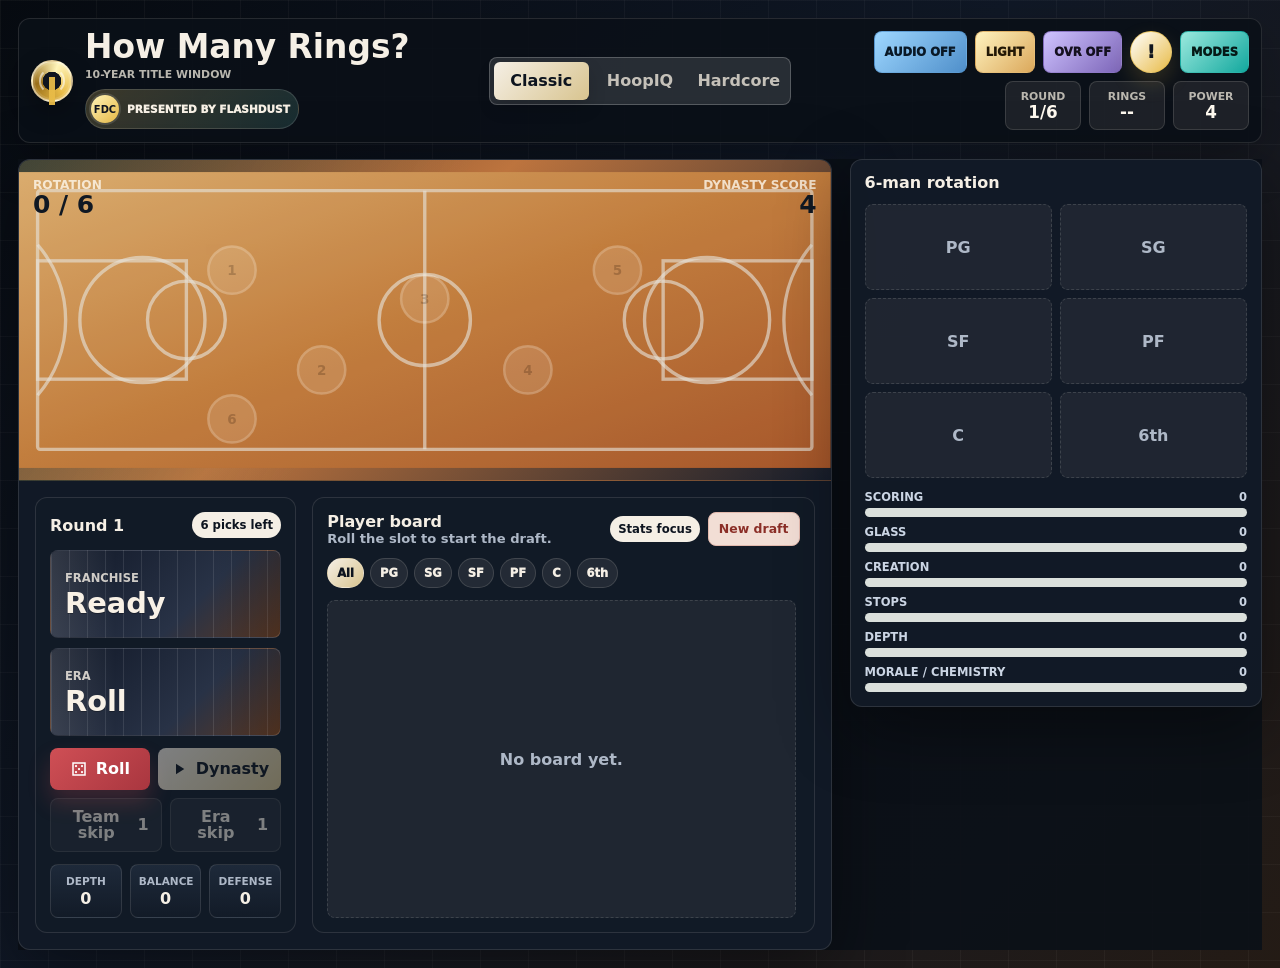
<file: how-many-rings-source-code/index.html>
<!doctype html>
<html lang="en">
<head>
  <meta charset="utf-8">
  <meta name="viewport" content="width=device-width, initial-scale=1">
  <title>How Many Rings?</title>
  <style>
    :root {
      --ink: #10151f;
      --ink-2: #202837;
      --paper: #f6f1e8;
      --paper-2: #fffdf8;
      --line: rgba(16, 21, 31, 0.14);
      --muted: #5e6774;
      --court: #a86138;
      --court-light: #d99a55;
      --teal: #13a89e;
      --red: #c84d55;
      --gold: #e8bb47;
      --sky: #4f8fca;
      --violet: #7c65b8;
      --green: #2f9464;
      --shadow: 0 20px 70px rgba(6, 9, 14, 0.26);
      --radius: 8px;
      color-scheme: light;
      font-family: Inter, ui-sans-serif, system-ui, -apple-system, BlinkMacSystemFont, "Segoe UI", sans-serif;
    }

    * {
      box-sizing: border-box;
    }

    html {
      min-height: 100%;
      background:
        linear-gradient(90deg, rgba(255,255,255,0.06) 1px, transparent 1px) 0 0 / 48px 48px,
        linear-gradient(rgba(255,255,255,0.05) 1px, transparent 1px) 0 0 / 48px 48px,
        linear-gradient(135deg, #0a1018 0%, #151d2c 42%, #36251a 100%);
    }

    body {
      min-height: 100vh;
      margin: 0;
      color: var(--ink);
    }

    body:not(.light-theme) {
      --ink: #f5efe5;
      --ink-2: #d9e0ea;
      --paper: #101823;
      --paper-2: #151f2d;
      --line: rgba(245,239,229,0.14);
      --muted: #aeb8c7;
      --shadow: 0 20px 70px rgba(0,0,0,0.44);
      color: var(--ink);
      background:
        linear-gradient(90deg, rgba(245,239,229,0.04) 1px, transparent 1px) 0 0 / 48px 48px,
        linear-gradient(rgba(245,239,229,0.035) 1px, transparent 1px) 0 0 / 48px 48px,
        linear-gradient(135deg, #070b11 0%, #101826 45%, #241b15 100%);
    }

    body:not(.light-theme) .topbar,
    body:not(.light-theme) .game {
      color: #f5efe5;
      background: rgba(10, 16, 24, 0.9);
      border-color: rgba(245,239,229,0.12);
    }

    body:not(.light-theme) .stage,
    body:not(.light-theme) .slot-panel,
    body:not(.light-theme) .choices-panel,
    body:not(.light-theme) .season-card,
    body:not(.light-theme) .roster-panel,
    body:not(.light-theme) .how-play {
      color: var(--ink);
      background: rgba(18, 27, 39, 0.96);
      border-color: rgba(245,239,229,0.12);
    }

    body:not(.light-theme) .player-card,
    body:not(.light-theme) .slot-card,
    body:not(.light-theme) .mini-ledger div,
    body:not(.light-theme) .how-item,
    body:not(.light-theme) .leader-card {
      color: var(--ink);
      background:
        linear-gradient(180deg, rgba(30,42,58,0.96), rgba(18,27,39,0.96)),
        #151f2d;
      border-color: rgba(245,239,229,0.12);
    }

    body:not(.light-theme) .ghost-btn,
    body:not(.light-theme) .filter-chip,
    body:not(.light-theme) .pos-chip,
    body:not(.light-theme) .move-chip,
    body:not(.light-theme) .top-pill {
      color: var(--ink);
      background: rgba(245,239,229,0.08);
      border-color: rgba(245,239,229,0.14);
    }

    body:not(.light-theme) .filter-chip.active,
    body:not(.light-theme) .secondary-btn {
      color: #0d141f;
      background: linear-gradient(135deg, #f5efe5, #d8c48f);
    }

    body:not(.light-theme) .rating-chip,
    body:not(.light-theme) .badge {
      color: #0d141f;
      background: #f5efe5;
    }

    body:not(.light-theme) .bar,
    body:not(.light-theme) .reel {
      border-color: rgba(245,239,229,0.12);
    }

    body:not(.light-theme) .reel span {
      color: rgba(245,239,229,0.82);
    }

    body:not(.light-theme) .reel strong {
      color: #f8f1e6;
      text-shadow: 0 1px 0 rgba(0,0,0,0.28);
    }

    body:not(.light-theme) .stat,
    body:not(.light-theme) .empty-state,
    body:not(.light-theme) .hidden-line,
    body:not(.light-theme) .slot-card.empty {
      color: var(--muted);
      background: rgba(245,239,229,0.06);
      border-color: rgba(245,239,229,0.14);
    }

    body:not(.light-theme) .leader {
      color: #f8f1e6;
      background: rgba(245,239,229,0.08);
      border-color: rgba(245,239,229,0.16);
    }

    body:not(.light-theme) .leader span,
    body:not(.light-theme) .result-note,
    body:not(.light-theme) .meter-label {
      color: #cbd5e4;
    }

    body:not(.light-theme) .leader strong {
      color: #fffaf0;
    }

    body:not(.light-theme) .tag {
      color: #8ee2d9;
      background: rgba(19,168,158,0.16);
    }

    body:not(.light-theme) .tag.unavailable {
      color: #f0a09a;
      background: rgba(200,77,85,0.2);
    }

    body:not(.light-theme) .pos-chip.current {
      color: #04170e;
      background: linear-gradient(135deg, #aaf7c7, #36d17a);
      border-color: rgba(95,232,145,0.78);
    }

    body.light-theme {
      --ink: #131820;
      --ink-2: #273142;
      --paper: #fff9ed;
      --paper-2: #ffffff;
      --line: rgba(19,24,32,0.13);
      --muted: #5c6470;
      --shadow: 0 16px 48px rgba(55,44,28,0.14);
      background:
        linear-gradient(90deg, rgba(19,24,32,0.045) 1px, transparent 1px) 0 0 / 48px 48px,
        linear-gradient(rgba(19,24,32,0.04) 1px, transparent 1px) 0 0 / 48px 48px,
        linear-gradient(135deg, #fbf6eb 0%, #f1e5d1 48%, #e8f0ee 100%);
    }

    body.light-theme .topbar {
      color: var(--ink);
      background:
        linear-gradient(90deg, rgba(232,187,71,0.18), transparent 38%),
        rgba(255,255,255,0.74);
      border-color: rgba(19,24,32,0.1);
    }

    body.light-theme .brand small,
    body.light-theme .presented-by,
    body.light-theme .top-pill span {
      color: rgba(19,24,32,0.68);
    }

    body.light-theme .top-pill,
    body.light-theme .audio-btn {
      color: var(--ink);
      background: rgba(255,255,255,0.72);
      border-color: rgba(19,24,32,0.12);
    }

    body.light-theme .top-pill strong {
      color: var(--ink);
    }

    button,
    input {
      font: inherit;
    }

    button {
      border: 0;
      cursor: pointer;
    }

    button:disabled {
      cursor: not-allowed;
      opacity: 0.48;
    }

    .app {
      min-height: 100vh;
      padding: 18px;
    }

    .topbar {
      display: grid;
      grid-template-columns: minmax(170px, 1fr) auto minmax(280px, 1fr);
      gap: 16px;
      align-items: center;
      max-width: 1480px;
      margin: 0 auto 16px;
      padding: 12px;
      color: var(--paper);
      background:
        linear-gradient(90deg, rgba(232,187,71,0.16), transparent 38%),
        rgba(10, 16, 24, 0.62);
      border: 1px solid rgba(255,255,255,0.12);
      border-radius: 12px;
      box-shadow: 0 18px 50px rgba(0,0,0,0.22);
    }

    .brand {
      display: flex;
      align-items: center;
      gap: 12px;
      min-width: 0;
    }

    .ball-mark {
      width: 42px;
      height: 42px;
      flex: 0 0 auto;
      border-radius: 50%;
      background:
        radial-gradient(circle at 50% 50%, #10151f 0 34%, transparent 35%),
        conic-gradient(from 20deg, #fff4b8, var(--gold), #9a6f19, #fff4b8);
      border: 2px solid rgba(255,255,255,0.5);
      box-shadow: inset 0 0 0 2px rgba(255,255,255,0.12), 0 10px 24px rgba(0,0,0,0.28);
      position: relative;
    }

    .ball-mark::before,
    .ball-mark::after {
      content: "";
      position: absolute;
      inset: 6px;
      border: 2px solid rgba(255,255,255,0.55);
      border-top-color: transparent;
      border-bottom-color: transparent;
      border-radius: 50%;
    }

    .ball-mark::after {
      inset: 15px 12px -5px;
      border: 0;
      border-radius: 2px;
      background: linear-gradient(90deg, transparent 0 30%, rgba(232,187,71,0.95) 31% 69%, transparent 70%);
      transform: none;
    }

    h1 {
      margin: 0;
      font-size: clamp(1.55rem, 1.25rem + 1vw, 2.55rem);
      line-height: 0.94;
      letter-spacing: 0;
      white-space: nowrap;
    }

    .brand small {
      display: block;
      margin-top: 5px;
      color: rgba(247, 241, 227, 0.74);
      font-weight: 700;
      text-transform: uppercase;
      font-size: 0.68rem;
      letter-spacing: 0;
    }

    .presented-by {
      display: inline-flex;
      align-items: center;
      gap: 8px;
      margin-top: 8px;
      padding: 5px 8px 5px 5px;
      color: rgba(247,241,227,0.86);
      background:
        linear-gradient(135deg, rgba(232,187,71,0.18), rgba(19,168,158,0.12)),
        rgba(255,255,255,0.08);
      border: 1px solid rgba(255,255,255,0.16);
      border-radius: 999px;
      font-size: 0.66rem;
      font-weight: 1000;
      text-transform: uppercase;
      white-space: nowrap;
    }

    .presented-by b {
      display: grid;
      width: 28px;
      height: 28px;
      place-items: center;
      color: #10151f;
      background: linear-gradient(135deg, #fff4b8, var(--gold));
      border-radius: 50%;
      font-size: 0.62rem;
      box-shadow: 0 0 0 2px rgba(255,255,255,0.12);
    }

    body:not(.light-theme) .presented-by {
      color: #f8f1e6;
      background:
        linear-gradient(135deg, rgba(232,187,71,0.18), rgba(19,168,158,0.12)),
        rgba(245,239,229,0.06);
      border-color: rgba(245,239,229,0.14);
    }

    .mode-toggle {
      display: grid;
      grid-template-columns: repeat(3, minmax(86px, 1fr));
      gap: 4px;
      padding: 4px;
      background: rgba(255,255,255,0.12);
      border: 1px solid rgba(255,255,255,0.22);
      border-radius: var(--radius);
    }

    .mode-toggle button {
      min-height: 38px;
      color: rgba(247, 241, 227, 0.76);
      background: transparent;
      border-radius: 6px;
      font-weight: 800;
    }

    .mode-toggle button.active {
      color: var(--ink);
      background: var(--paper);
      box-shadow: 0 8px 18px rgba(0,0,0,0.14);
    }

    .mode-toggle button.active.classic-active {
      color: #0d141f;
      background: linear-gradient(135deg, #f5efe5, #d8c48f);
    }

    .mode-toggle button.active.hoop-active {
      color: #1d1602;
      background: linear-gradient(135deg, #ffe986, #e8bb47);
    }

    .mode-toggle button.active.hard-active {
      color: #fff7f2;
      background: linear-gradient(135deg, #d94f5c, #8f2632);
    }

    .audio-btn {
      min-height: 42px;
      padding: 7px 10px;
      color: var(--paper);
      background: rgba(255,255,255,0.12);
      border: 1px solid rgba(255,255,255,0.2);
      border-radius: var(--radius);
      font-size: 0.72rem;
      font-weight: 1000;
      text-transform: uppercase;
    }

    .audio-btn.on {
      color: var(--ink);
      background: linear-gradient(135deg, #fff4b8, var(--gold));
      border-color: rgba(232,187,71,0.72);
    }

    .theme-btn {
      min-height: 42px;
      padding: 7px 10px;
      color: var(--paper);
      background: rgba(255,255,255,0.12);
      border: 1px solid rgba(255,255,255,0.2);
      border-radius: var(--radius);
      font-size: 0.72rem;
      font-weight: 1000;
      text-transform: uppercase;
    }

    .utility-audio {
      color: #091826;
      background: linear-gradient(135deg, #9ed7ff, #4f8fca);
      border-color: rgba(79,143,202,0.56);
    }

    .utility-theme {
      color: #231806;
      background: linear-gradient(135deg, #fff3bf, #dba85b);
      border-color: rgba(219,168,91,0.62);
    }

    .utility-ovr {
      color: #14101f;
      background: linear-gradient(135deg, #cfc3ff, #7c65b8);
      border-color: rgba(124,101,184,0.62);
    }

    .utility-modes {
      color: #051916;
      background: linear-gradient(135deg, #9be9de, #13a89e);
      border-color: rgba(19,168,158,0.62);
    }

    .challenge-menu {
      position: relative;
    }

    .challenge-list {
      position: absolute;
      top: calc(100% + 8px);
      right: 0;
      z-index: 12;
      width: 190px;
      display: none;
      gap: 6px;
      padding: 8px;
      background: var(--paper-2);
      border: 1px solid var(--line);
      border-radius: var(--radius);
      box-shadow: var(--shadow);
    }

    .challenge-menu.open .challenge-list {
      display: grid;
    }

    .challenge-list button {
      min-height: 34px;
      padding: 8px 10px;
      color: var(--ink);
      background: rgba(19,168,158,0.1);
      border: 1px solid rgba(19,168,158,0.16);
      border-radius: 7px;
      font-size: 0.72rem;
      font-weight: 1000;
      text-align: left;
    }

    .challenge-list button.active {
      color: #061b12;
      background: linear-gradient(135deg, #9bf0bc, #39c477);
      border-color: rgba(57,196,119,0.72);
    }

    .help-btn {
      width: 42px;
      min-height: 42px;
      display: inline-grid;
      place-items: center;
      color: #10151f;
      background: linear-gradient(135deg, #ffffff, #e8bb47);
      border: 1px solid rgba(232,187,71,0.68);
      border-radius: 50%;
      font-size: 1.08rem;
      font-weight: 1000;
      box-shadow: 0 10px 22px rgba(232,187,71,0.18);
    }

    body.light-theme .theme-btn {
      color: var(--ink);
      background: rgba(255,255,255,0.72);
      border-color: rgba(19,24,32,0.12);
    }

    .top-stats {
      display: flex;
      justify-content: flex-end;
      gap: 8px;
      flex-wrap: wrap;
    }

    .top-pill {
      display: grid;
      min-width: 76px;
      padding: 8px 10px;
      border-radius: var(--radius);
      background: rgba(255,255,255,0.12);
      border: 1px solid rgba(255,255,255,0.18);
      text-align: center;
    }

    .top-pill span {
      color: rgba(247, 241, 227, 0.72);
      font-size: 0.68rem;
      font-weight: 800;
      text-transform: uppercase;
    }

    .top-pill strong {
      color: #fffaf0;
      font-size: 1.05rem;
      line-height: 1.1;
    }

    .game {
      display: grid;
      grid-template-columns: minmax(0, 1.42fr) minmax(360px, 0.72fr);
      gap: 18px;
      max-width: 1480px;
      margin: 0 auto;
      align-items: start;
    }

    .stage,
    .roster-panel,
    .modal-sheet {
      background: rgba(255, 253, 248, 0.97);
      border: 1px solid rgba(255,255,255,0.5);
      box-shadow: var(--shadow);
      border-radius: 12px;
    }

    .stage {
      overflow: hidden;
    }

    .court-wrap {
      position: relative;
      background:
        linear-gradient(120deg, rgba(19,168,158,0.2), transparent 46%),
        linear-gradient(135deg, #4c2c1d, #bd743e 44%, #161d2b);
      min-height: 300px;
      border-bottom: 1px solid rgba(18,20,25,0.16);
    }

    .court-art {
      display: block;
      width: 100%;
      height: 320px;
    }

    .court-art text {
      font-family: inherit;
      font-weight: 900;
      letter-spacing: 0;
    }

    .court-player {
      transition: transform 180ms ease, opacity 180ms ease;
    }

    .court-player.empty {
      opacity: 0.34;
    }

    .court-player.filled {
      filter: drop-shadow(0 7px 10px rgba(18,20,25,0.28));
    }

    .scorebug {
      position: absolute;
      top: 14px;
      left: 14px;
      right: 14px;
      display: flex;
      align-items: center;
      justify-content: space-between;
      gap: 12px;
      color: var(--paper);
      pointer-events: none;
    }

    .scorebug strong {
      display: block;
      font-size: clamp(1.15rem, 1rem + 0.7vw, 1.8rem);
      line-height: 1;
    }

    .scorebug span {
      color: rgba(255,250,240,0.78);
      font-size: 0.76rem;
      font-weight: 900;
      text-transform: uppercase;
    }

    .scorebug .live {
      min-width: 132px;
      text-align: right;
    }

    .draft-area {
      display: grid;
      grid-template-columns: minmax(260px, 0.52fr) minmax(0, 1fr);
      gap: 16px;
      padding: 16px;
    }

    .slot-panel,
    .choices-panel,
    .season-card {
      border: 1px solid var(--line);
      border-radius: 12px;
      background: var(--paper-2);
    }

    .slot-panel {
      padding: 14px;
    }

    .round-head {
      display: flex;
      align-items: center;
      justify-content: space-between;
      gap: 12px;
      margin-bottom: 12px;
    }

    .round-head h2,
    .choices-panel h2,
    .roster-panel h2,
    .season-card h2 {
      margin: 0;
      font-size: 1rem;
      line-height: 1.1;
    }

    .badge {
      display: inline-flex;
      align-items: center;
      justify-content: center;
      min-height: 26px;
      padding: 4px 8px;
      border-radius: 999px;
      color: var(--paper-2);
      background: var(--ink);
      font-size: 0.73rem;
      font-weight: 900;
    }

    .reels {
      display: grid;
      grid-template-columns: 1fr;
      gap: 10px;
      margin: 12px 0;
    }

    .reel {
      position: relative;
      min-height: 88px;
      display: grid;
      align-content: center;
      padding: 14px;
      overflow: hidden;
      color: var(--paper);
      border-radius: var(--radius);
      background:
        linear-gradient(90deg, rgba(255,255,255,0.1) 1px, transparent 1px) 0 0 / 18px 18px,
        linear-gradient(135deg, #111827, #283246 62%, #5b3823);
      border: 1px solid rgba(18, 20, 25, 0.22);
    }

    .reel::after {
      content: "";
      position: absolute;
      inset: 0;
      background: linear-gradient(90deg, rgba(255,255,255,0.14), transparent 28%, transparent 72%, rgba(0,0,0,0.16));
      pointer-events: none;
    }

    .reel span {
      position: relative;
      z-index: 1;
      color: rgba(247,241,227,0.68);
      font-size: 0.72rem;
      font-weight: 900;
      text-transform: uppercase;
    }

    .reel strong {
      position: relative;
      z-index: 1;
      margin-top: 4px;
      color: var(--paper-2);
      font-size: clamp(1.25rem, 1rem + 1vw, 2rem);
      line-height: 1;
      word-break: break-word;
    }

    .action-row,
    .season-actions {
      display: grid;
      grid-template-columns: 1fr 1fr;
      gap: 8px;
    }

    .primary-btn,
    .secondary-btn,
    .ghost-btn,
    .danger-btn {
      min-height: 42px;
      display: inline-flex;
      align-items: center;
      justify-content: center;
      gap: 8px;
      padding: 10px 12px;
      border-radius: var(--radius);
      font-weight: 900;
      line-height: 1;
    }

    .primary-btn {
      background: linear-gradient(135deg, #cf4f55, #a9363f);
      color: #fff;
      box-shadow: 0 12px 22px rgba(200,77,85,0.24);
    }

    .secondary-btn {
      background: linear-gradient(135deg, var(--ink), #303c51);
      color: #fff;
    }

    .ghost-btn {
      background: #eef2f1;
      color: var(--ink);
      border: 1px solid rgba(18,20,25,0.1);
    }

    .danger-btn {
      background: #f2ded5;
      color: #8b2e27;
      border: 1px solid #e3b9ad;
    }

    .button-icon {
      width: 18px;
      height: 18px;
      flex: 0 0 auto;
    }

    .skip-row {
      display: grid;
      grid-template-columns: 1fr 1fr;
      gap: 8px;
      margin-top: 8px;
    }

    .mini-ledger {
      display: grid;
      grid-template-columns: repeat(3, 1fr);
      gap: 8px;
      margin-top: 12px;
    }

    .mini-ledger div {
      min-width: 0;
      padding: 10px 8px;
      background: #eef1ec;
      border: 1px solid rgba(18,20,25,0.08);
      border-radius: var(--radius);
      text-align: center;
    }

    .mini-ledger span {
      display: block;
      color: var(--muted);
      font-size: 0.66rem;
      font-weight: 900;
      text-transform: uppercase;
    }

    .mini-ledger strong {
      display: block;
      margin-top: 4px;
      font-size: 1rem;
      line-height: 1;
    }

    .choices-panel {
      min-height: 412px;
      padding: 14px;
    }

    .how-play {
      display: grid;
      gap: 12px;
      padding: 16px;
      border-top: 1px solid rgba(16,21,31,0.12);
      background:
        linear-gradient(90deg, rgba(232,187,71,0.1), transparent 42%),
        rgba(246,241,232,0.72);
    }

    .how-play h2 {
      margin: 0;
      font-size: 1rem;
      line-height: 1.1;
    }

    .how-grid {
      display: grid;
      grid-template-columns: repeat(4, minmax(0, 1fr));
      gap: 10px;
    }

    .how-item {
      padding: 10px;
      border: 1px solid rgba(16,21,31,0.1);
      border-radius: var(--radius);
      background: rgba(255,253,248,0.82);
    }

    .how-item strong {
      display: block;
      margin-bottom: 4px;
      color: var(--ink);
      font-size: 0.78rem;
      font-weight: 1000;
      text-transform: uppercase;
    }

    .how-item p {
      margin: 0;
      color: var(--muted);
      font-size: 0.78rem;
      line-height: 1.35;
      font-weight: 800;
    }

    .choices-head {
      display: flex;
      justify-content: space-between;
      align-items: center;
      gap: 12px;
      margin-bottom: 12px;
    }

    .board-actions {
      display: flex;
      align-items: center;
      justify-content: flex-end;
      gap: 8px;
      flex-wrap: wrap;
    }

    .danger-btn.compact {
      min-height: 34px;
      padding: 8px 10px;
      font-size: 0.78rem;
      white-space: nowrap;
    }

    .position-filter {
      display: flex;
      flex-wrap: wrap;
      gap: 6px;
      margin: 0 0 12px;
    }

    .filter-chip {
      min-height: 30px;
      padding: 6px 9px;
      border-radius: 999px;
      color: var(--ink);
      background: #eef2f1;
      border: 1px solid rgba(16,21,31,0.12);
      font-size: 0.72rem;
      font-weight: 1000;
    }

    .filter-chip.active {
      color: #fff;
      background: linear-gradient(135deg, var(--ink), #303c51);
      border-color: rgba(16,21,31,0.36);
    }

    .hint {
      margin: 0;
      color: var(--muted);
      font-size: 0.82rem;
      font-weight: 700;
    }

    .player-grid {
      display: grid;
      grid-template-columns: repeat(auto-fit, minmax(220px, 1fr));
      gap: 10px;
      max-height: 670px;
      overflow-y: auto;
      padding-right: 4px;
    }

    .player-card {
      position: relative;
      display: grid;
      gap: 10px;
      min-height: 188px;
      padding: 12px;
      border-radius: var(--radius);
      background:
        linear-gradient(180deg, rgba(255,255,255,0.92), rgba(255,255,255,0.68)),
        #f4efe6;
      border: 1px solid rgba(18,20,25,0.12);
      text-align: left;
      color: var(--ink);
      transition: transform 160ms ease, border-color 160ms ease, box-shadow 160ms ease;
    }

    .player-card::before {
      content: "";
      position: absolute;
      inset: 0 0 auto 0;
      height: 4px;
      border-radius: 12px 12px 0 0;
      background: var(--accent, var(--teal));
    }

    .player-card:hover,
    .player-card:focus-visible {
      transform: translateY(-2px);
      border-color: rgba(29,154,145,0.68);
      box-shadow: 0 12px 24px rgba(18,20,25,0.12);
      outline: none;
    }

    .player-card.unavailable {
      opacity: 0.46;
      filter: grayscale(0.28);
      cursor: not-allowed;
    }

    .player-card.unavailable:hover,
    .player-card.unavailable:focus-visible {
      transform: none;
      border-color: rgba(18,20,25,0.12);
      box-shadow: none;
    }

    .player-top {
      display: grid;
      grid-template-columns: 48px minmax(0, 1fr) auto;
      gap: 10px;
      align-items: center;
    }

    .avatar {
      width: 48px;
      height: 48px;
      display: grid;
      place-items: center;
      color: #fff;
      border-radius: 50%;
      background: var(--accent, var(--teal));
      border: 3px solid rgba(255,255,255,0.86);
      box-shadow: 0 6px 14px rgba(18,20,25,0.16);
      font-weight: 1000;
      letter-spacing: 0;
    }

    .player-name {
      min-width: 0;
    }

    .player-name strong {
      display: block;
      font-size: 1rem;
      line-height: 1.08;
    }

    .player-name span {
      display: block;
      margin-top: 3px;
      color: var(--muted);
      font-size: 0.75rem;
      font-weight: 800;
    }

    .rating-chip {
      width: 38px;
      height: 38px;
      display: grid;
      place-items: center;
      border-radius: 50%;
      background: linear-gradient(135deg, var(--ink), #303c51);
      color: #fff;
      font-size: 0.85rem;
      font-weight: 1000;
    }

    .stat-row {
      display: grid;
      grid-template-columns: repeat(5, 1fr);
      gap: 6px;
    }

    .stat {
      padding: 7px 5px;
      border-radius: 6px;
      background: rgba(255,255,255,0.58);
      text-align: center;
      border: 1px solid rgba(18,20,25,0.07);
    }

    .stat span {
      display: block;
      color: var(--muted);
      font-size: 0.63rem;
      font-weight: 900;
      text-transform: uppercase;
    }

    .stat strong {
      display: block;
      margin-top: 2px;
      font-size: 0.88rem;
      line-height: 1;
    }

    .tag-row {
      display: flex;
      flex-wrap: wrap;
      gap: 6px;
      align-items: center;
    }

    .tag {
      display: inline-flex;
      align-items: center;
      min-height: 23px;
      padding: 4px 7px;
      border-radius: 999px;
      background: rgba(19,168,158,0.14);
      color: #0d6b66;
      font-size: 0.67rem;
      font-weight: 900;
    }

    .tag.unavailable {
      color: #8e4a43;
      background: rgba(200,77,85,0.16);
      text-decoration: line-through;
    }

    .tag.available {
      color: #0d6b66;
      background: rgba(19,168,158,0.16);
    }

    .hidden-line {
      display: grid;
      place-items: center;
      min-height: 50px;
      border-radius: var(--radius);
      background:
        repeating-linear-gradient(45deg, #efe3cf 0 8px, #e6d7c0 8px 16px);
      color: #5e554d;
      font-weight: 900;
      border: 1px dashed rgba(18,20,25,0.18);
    }

    .empty-state {
      min-height: 318px;
      display: grid;
      place-items: center;
      padding: 28px;
      color: var(--muted);
      text-align: center;
      border: 1px dashed rgba(18,20,25,0.2);
      border-radius: var(--radius);
      background:
        linear-gradient(135deg, rgba(79,143,202,0.12), transparent 52%),
        #f2eee6;
      font-weight: 800;
    }

    .roster-panel {
      position: sticky;
      top: 18px;
      padding: 14px;
    }

    .roster-head {
      display: flex;
      align-items: center;
      justify-content: space-between;
      gap: 10px;
      margin-bottom: 12px;
    }

    .roster-grid {
      display: grid;
      grid-template-columns: repeat(2, minmax(0, 1fr));
      gap: 8px;
    }

    .slot-card {
      min-height: 86px;
      padding: 9px;
      border-radius: var(--radius);
      border: 1px solid rgba(18,20,25,0.1);
      background: #f8f5ef;
    }

    .slot-card.empty {
      display: grid;
      place-items: center;
      color: #8f8170;
      border-style: dashed;
      background: #ece8df;
      font-weight: 900;
    }

    .slot-card .slot-num {
      display: flex;
      align-items: center;
      justify-content: space-between;
      gap: 6px;
      color: var(--muted);
      font-size: 0.66rem;
      font-weight: 1000;
      text-transform: uppercase;
    }

    .slot-name {
      display: block;
      margin-top: 6px;
      font-weight: 1000;
      font-size: 0.92rem;
      line-height: 1.08;
    }

    .slot-meta {
      display: block;
      margin-top: 4px;
      color: var(--muted);
      font-size: 0.72rem;
      font-weight: 800;
    }

    .position-row {
      display: flex;
      flex-wrap: wrap;
      gap: 4px;
      margin-top: 7px;
    }

    .pos-chip,
    .move-chip {
      display: inline-flex;
      align-items: center;
      justify-content: center;
      min-height: 24px;
      padding: 4px 7px;
      border-radius: 999px;
      border: 1px solid rgba(18,20,25,0.1);
      font-size: 0.64rem;
      font-weight: 1000;
      line-height: 1;
    }

    .pos-chip {
      color: #51483e;
      background: #ebe5d9;
    }

    .pos-chip.current {
      color: #061b12;
      background: linear-gradient(135deg, #9bf0bc, #39c477);
      border-color: rgba(57,196,119,0.72);
      box-shadow: 0 0 0 1px rgba(57,196,119,0.18);
    }

    .move-chip {
      color: #176b65;
      background: rgba(19,168,158,0.12);
    }

    .move-chip:hover,
    .move-chip:focus-visible {
      outline: none;
      border-color: rgba(29,154,145,0.55);
      background: rgba(29,154,145,0.2);
    }

    .move-chip:disabled {
      opacity: 0.38;
    }

    .meter-stack {
      display: grid;
      gap: 8px;
      margin-top: 12px;
    }

    .meter {
      display: grid;
      gap: 4px;
    }

    .meter-label {
      display: flex;
      justify-content: space-between;
      gap: 8px;
      color: #4b443e;
      font-size: 0.72rem;
      font-weight: 900;
      text-transform: uppercase;
    }

    .bar {
      height: 9px;
      border-radius: 999px;
      background: #dbe0dc;
      overflow: hidden;
    }

    .bar > i {
      display: block;
      height: 100%;
      width: 0%;
      border-radius: inherit;
      background: var(--bar-color, var(--teal));
      transition: width 300ms ease;
    }

    .season-card {
      margin-top: 12px;
      padding: 12px;
    }

    .season-card.hidden {
      display: none;
    }

    .result-main {
      display: grid;
      grid-template-columns: auto 1fr;
      gap: 12px;
      align-items: center;
      margin: 10px 0;
    }

    .record {
      min-width: 96px;
      padding: 10px;
      color: #10151f;
      background:
        linear-gradient(135deg, #fff4b8, #e8bb47);
      border: 1px solid rgba(18,20,25,0.14);
      border-radius: var(--radius);
      text-align: center;
    }

    .record strong {
      display: block;
      font-size: 1.7rem;
      line-height: 1;
      color: #10151f;
    }

    .record span {
      color: rgba(16,21,31,0.72);
      font-size: 0.68rem;
      font-weight: 900;
      text-transform: uppercase;
    }

    .result-note {
      margin: 0;
      color: var(--muted);
      font-size: 0.83rem;
      font-weight: 800;
    }

    .schedule-strip {
      display: grid;
      grid-template-columns: repeat(10, 1fr);
      gap: 5px;
      margin: 10px 0 12px;
    }

    .game-dot {
      height: 18px;
      border-radius: 4px;
      background: #bbb2a3;
    }

    .game-dot.finals {
      background: var(--sky);
    }

    .game-dot.ring {
      background: linear-gradient(135deg, #fff2a8, var(--gold));
      box-shadow: inset 0 0 0 1px rgba(18,20,25,0.12);
    }

    .game-dot.miss {
      background: var(--red);
    }

    .leaders {
      display: grid;
      grid-template-columns: repeat(2, 1fr);
      gap: 8px;
      margin-top: 10px;
    }

    .leader {
      padding: 8px;
      background: #f4f0e8;
      border: 1px solid rgba(18,20,25,0.08);
      border-radius: var(--radius);
    }

    .leader span {
      display: block;
      color: var(--muted);
      font-size: 0.65rem;
      font-weight: 900;
      text-transform: uppercase;
    }

    .leader strong {
      display: block;
      margin-top: 3px;
      font-size: 0.86rem;
      line-height: 1.08;
    }

    .toast {
      position: fixed;
      left: 50%;
      bottom: 18px;
      z-index: 20;
      max-width: min(420px, calc(100vw - 28px));
      transform: translate(-50%, 20px);
      padding: 12px 14px;
      color: #fff;
      background: rgba(18,20,25,0.94);
      border: 1px solid rgba(255,255,255,0.16);
      border-radius: var(--radius);
      box-shadow: 0 18px 50px rgba(0,0,0,0.28);
      opacity: 0;
      pointer-events: none;
      transition: opacity 170ms ease, transform 170ms ease;
      font-weight: 800;
    }

    .toast.show {
      opacity: 1;
      transform: translate(-50%, 0);
    }

    .modal {
      position: fixed;
      inset: 0;
      z-index: 15;
      display: none;
      align-items: center;
      justify-content: center;
      padding: 18px;
      background: rgba(13, 17, 21, 0.58);
      backdrop-filter: blur(8px);
    }

    .modal.open {
      display: flex;
    }

    .modal-sheet {
      width: min(620px, 100%);
      padding: 16px;
    }

    .modal-sheet h2 {
      margin-bottom: 8px;
      font-size: 1.25rem;
    }

    .modal-sheet p {
      color: var(--muted);
      font-weight: 800;
      line-height: 1.45;
    }

    .modal-actions {
      display: flex;
      justify-content: flex-end;
      gap: 8px;
      flex-wrap: wrap;
      margin-top: 16px;
    }

    .help-sheet {
      width: min(760px, calc(100vw - 28px));
    }

    .help-head {
      display: flex;
      align-items: center;
      justify-content: space-between;
      gap: 12px;
      margin-bottom: 14px;
    }

    .help-head h2 {
      margin: 0;
    }

    .help-modal .how-grid {
      grid-template-columns: repeat(2, minmax(0, 1fr));
    }

    .help-modal .how-item {
      background: rgba(255,253,248,0.9);
    }

    body:not(.light-theme) .help-modal .how-item {
      background: rgba(245,239,229,0.08);
      border-color: rgba(245,239,229,0.14);
    }

    .sr-only {
      position: absolute;
      width: 1px;
      height: 1px;
      overflow: hidden;
      clip: rect(0, 0, 0, 0);
      white-space: nowrap;
    }

    @media (max-width: 1120px) {
      .topbar,
      .game,
      .draft-area {
        grid-template-columns: 1fr;
      }

      .topbar {
        align-items: stretch;
      }

      .mode-toggle {
        max-width: 520px;
      }

      .top-stats {
        justify-content: flex-start;
      }

      .roster-panel {
        position: static;
      }
    }

    @media (max-width: 720px) {
      .app {
        padding: 8px;
      }

      .topbar {
        gap: 10px;
      }

      .draft-area {
        padding: 10px;
      }

      .choices-panel,
      .slot-panel,
      .roster-panel {
        padding: 10px;
      }

      .brand {
        align-items: flex-start;
      }

      h1 {
        white-space: normal;
      }

      .court-art {
        height: 260px;
      }

      .scorebug {
        top: 10px;
        left: 10px;
        right: 10px;
      }

      .player-grid,
      .roster-grid,
      .leaders,
      .how-grid {
        grid-template-columns: 1fr;
      }

      .player-grid {
        max-height: none;
        overflow: visible;
        padding-right: 0;
      }

      .choices-head {
        align-items: flex-start;
        flex-direction: column;
      }

      .board-actions {
        justify-content: flex-start;
        width: 100%;
      }

      .top-stats {
        display: grid;
        grid-template-columns: repeat(2, minmax(0, 1fr));
      }

      .top-pill,
      .audio-btn,
      .theme-btn,
      .challenge-menu,
      .help-btn {
        min-width: 0;
        width: 100%;
      }

      .help-btn {
        border-radius: var(--radius);
      }

      .challenge-list {
        left: 0;
        right: auto;
        width: min(260px, 100%);
      }

      .action-row,
      .skip-row,
      .season-actions {
        grid-template-columns: 1fr;
      }

      .mini-ledger {
        grid-template-columns: 1fr 1fr;
      }

      .slot-card {
        min-height: 106px;
        padding: 11px;
      }

      .move-chip,
      .pos-chip {
        min-height: 32px;
        padding: 7px 10px;
        font-size: 0.72rem;
      }

      .player-card {
        min-height: 170px;
      }

      .schedule-strip {
        grid-template-columns: repeat(10, 1fr);
      }

      .help-modal .how-grid {
        grid-template-columns: 1fr;
      }
    }
  </style>
</head>
<body>
  <div class="app">
    <header class="topbar">
      <div class="brand" aria-label="How Many Rings?">
        <div class="ball-mark" aria-hidden="true"></div>
        <div>
          <h1>How Many Rings?</h1>
          <small>10-year title window</small>
          <span class="presented-by"><b>FDC</b> Presented by FlashDust</span>
        </div>
      </div>

      <div class="mode-toggle" aria-label="Mode">
        <button id="classicMode" class="active" type="button">Classic</button>
        <button id="hoopMode" type="button">HoopIQ</button>
        <button id="hardMode" type="button">Hardcore</button>
      </div>

      <div class="top-stats" aria-label="Draft status">
        <button class="audio-btn utility-audio" id="audioBtn" type="button" aria-pressed="false">Audio off</button>
        <button class="theme-btn utility-theme" id="themeBtn" type="button" aria-pressed="false">Light</button>
        <button class="theme-btn utility-ovr" id="ratingBtn" type="button" aria-pressed="false">OVR off</button>
        <button class="help-btn" id="helpBtn" type="button" aria-label="How to play">!</button>
        <div class="challenge-menu" id="challengeMenu">
          <button class="theme-btn utility-modes" id="challengeBtn" type="button" aria-expanded="false">Modes</button>
          <div class="challenge-list" id="challengeList" aria-label="Challenge modes">
            <button type="button" data-challenge="noSkips">No skips</button>
            <button type="button" data-challenge="hardCap">Hard cap</button>
            <button type="button" data-challenge="noMvps">No MVPs</button>
            <button type="button" data-challenge="defenseOnly">Defense only</button>
            <button type="button" data-challenge="modernOnly">Modern only</button>
            <button type="button" data-challenge="oldSchoolOnly">Old school</button>
          </div>
        </div>
        <div class="top-pill">
          <span>Round</span>
          <strong id="roundTop">1/6</strong>
        </div>
        <div class="top-pill">
          <span>Rings</span>
          <strong id="recordTop">--</strong>
        </div>
        <div class="top-pill">
          <span>Power</span>
          <strong id="powerTop">0</strong>
        </div>
      </div>
    </header>

    <main class="game">
      <section class="stage" aria-label="Draft board">
        <div class="court-wrap">
          <svg class="court-art" viewBox="0 0 960 350" role="img" aria-label="Basketball court with roster markers">
            <defs>
              <linearGradient id="courtShade" x1="0" y1="0" x2="1" y2="1">
                <stop offset="0" stop-color="#f1bd78"></stop>
                <stop offset="0.48" stop-color="#d78a43"></stop>
                <stop offset="1" stop-color="#b85e2d"></stop>
              </linearGradient>
              <filter id="softShadow" x="-20%" y="-20%" width="140%" height="140%">
                <feDropShadow dx="0" dy="8" stdDeviation="7" flood-color="#121419" flood-opacity="0.28"></feDropShadow>
              </filter>
            </defs>
            <rect x="0" y="0" width="960" height="350" fill="url(#courtShade)"></rect>
            <g fill="none" stroke="rgba(255,250,240,0.62)" stroke-width="4">
              <rect x="22" y="22" width="916" height="306" rx="3"></rect>
              <line x1="480" y1="22" x2="480" y2="328"></line>
              <circle cx="480" cy="175" r="54"></circle>
              <circle cx="146" cy="175" r="74"></circle>
              <circle cx="814" cy="175" r="74"></circle>
              <path d="M22 86 A136 136 0 0 1 22 264"></path>
              <path d="M938 86 A136 136 0 0 0 938 264"></path>
              <rect x="22" y="105" width="176" height="140"></rect>
              <rect x="762" y="105" width="176" height="140"></rect>
              <circle cx="198" cy="175" r="46"></circle>
              <circle cx="762" cy="175" r="46"></circle>
            </g>
            <g fill="rgba(18,20,25,0.1)">
              <rect x="0" y="0" width="960" height="350"></rect>
            </g>
            <g id="courtPlayers"></g>
          </svg>
          <div class="scorebug">
            <div>
              <span>Rotation</span>
              <strong id="scoreRoster">0 / 6</strong>
            </div>
            <div class="live">
              <span>Dynasty score</span>
              <strong id="scorePower">0</strong>
            </div>
          </div>
        </div>

        <div class="draft-area">
          <aside class="slot-panel" aria-label="Slot machine">
            <div class="round-head">
              <h2 id="roundTitle">Round 1</h2>
              <span class="badge" id="remainingBadge">6 picks left</span>
            </div>

            <div class="reels" aria-live="polite">
              <div class="reel">
                <span>Franchise</span>
                <strong id="teamReel">Ready</strong>
              </div>
              <div class="reel">
                <span>Era</span>
                <strong id="eraReel">Roll</strong>
              </div>
            </div>

            <div class="action-row">
              <button class="primary-btn" id="rollBtn" type="button">
                <svg class="button-icon" viewBox="0 0 24 24" fill="none" aria-hidden="true">
                  <path d="M4 4h16v16H4z" stroke="currentColor" stroke-width="2"></path>
                  <path d="M8 8h.01M16 8h.01M12 12h.01M8 16h.01M16 16h.01" stroke="currentColor" stroke-width="3" stroke-linecap="round"></path>
                </svg>
                Roll
              </button>
              <button class="secondary-btn" id="simulateBtn" type="button" disabled>
                <svg class="button-icon" viewBox="0 0 24 24" fill="none" aria-hidden="true">
                  <path d="M8 5v14l11-7z" fill="currentColor"></path>
                </svg>
                Dynasty
              </button>
            </div>

            <div class="skip-row">
              <button class="ghost-btn" id="teamSkipBtn" type="button" disabled>
                Team skip <span id="teamSkips">1</span>
              </button>
              <button class="ghost-btn" id="eraSkipBtn" type="button" disabled>
                Era skip <span id="eraSkips">1</span>
              </button>
            </div>

            <div class="mini-ledger">
              <div>
                <span>Depth</span>
                <strong id="depthMini">0</strong>
              </div>
              <div>
                <span>Balance</span>
                <strong id="balanceMini">0</strong>
              </div>
              <div>
                <span>Defense</span>
                <strong id="defenseMini">0</strong>
              </div>
            </div>
          </aside>

          <section class="choices-panel" aria-label="Player choices">
            <div class="choices-head">
              <div>
                <h2 id="choiceTitle">Player board</h2>
                <p class="hint" id="choiceHint">Roll the slot to start the draft.</p>
              </div>
              <div class="board-actions">
                <span class="badge" id="modeBadge">Stats visible</span>
                <button class="danger-btn compact" id="resetBtn" type="button">New draft</button>
              </div>
            </div>
            <div class="position-filter" id="positionFilter" aria-label="Filter player board by position"></div>
            <div id="choices" class="player-grid">
              <div class="empty-state">No board yet.</div>
            </div>
          </section>
        </div>

      </section>

      <aside class="roster-panel" aria-label="Roster">
        <div class="roster-head">
          <h2>6-man rotation</h2>
        </div>
        <div class="roster-grid" id="rosterGrid"></div>

        <div class="meter-stack" aria-label="Team profile">
          <div class="meter">
            <div class="meter-label"><span>Scoring</span><strong id="ptsLabel">0</strong></div>
            <div class="bar"><i id="ptsBar" style="--bar-color: var(--red)"></i></div>
          </div>
          <div class="meter">
            <div class="meter-label"><span>Glass</span><strong id="rebLabel">0</strong></div>
            <div class="bar"><i id="rebBar" style="--bar-color: var(--gold)"></i></div>
          </div>
          <div class="meter">
            <div class="meter-label"><span>Creation</span><strong id="astLabel">0</strong></div>
            <div class="bar"><i id="astBar" style="--bar-color: var(--sky)"></i></div>
          </div>
          <div class="meter">
            <div class="meter-label"><span>Stops</span><strong id="defLabel">0</strong></div>
            <div class="bar"><i id="defBar" style="--bar-color: var(--green)"></i></div>
          </div>
          <div class="meter">
            <div class="meter-label"><span>Depth</span><strong id="depthLabel">0</strong></div>
            <div class="bar"><i id="depthBar" style="--bar-color: var(--violet)"></i></div>
          </div>
          <div class="meter">
            <div class="meter-label"><span>Morale / Chemistry</span><strong id="chemLabel">0</strong></div>
            <div class="bar"><i id="chemBar" style="--bar-color: var(--teal)"></i></div>
          </div>
        </div>

        <section class="season-card hidden" id="seasonCard" aria-label="Dynasty result">
          <h2 id="seasonTitle">Dynasty result</h2>
          <div class="result-main">
            <div class="record">
              <strong id="recordLarge">0</strong>
              <span id="seedLine">Rings</span>
            </div>
            <p class="result-note" id="resultNote"></p>
          </div>
          <div class="schedule-strip" id="scheduleStrip" aria-label="10-year dynasty strip"></div>
          <div class="leaders" id="leaders"></div>
          <div class="season-actions">
            <button class="secondary-btn" id="resimBtn" type="button">Run again</button>
            <button class="ghost-btn" id="copyBtn" type="button">Copy roster</button>
          </div>
        </section>
      </aside>
    </main>
  </div>

  <div class="modal help-modal" id="helpModal" role="dialog" aria-modal="true" aria-labelledby="howTitle">
    <div class="modal-sheet help-sheet">
      <div class="help-head">
        <h2 id="howTitle">How to play</h2>
        <button class="ghost-btn compact" id="closeHelp" type="button">Close</button>
      </div>
      <div class="how-grid">
        <div class="how-item">
          <strong id="howOneTitle">Roll</strong>
          <p id="howOneText">Each round gives you one random franchise and era. Pick one player from that board for your rotation.</p>
        </div>
        <div class="how-item">
          <strong id="howTwoTitle">Build 6</strong>
          <p id="howTwoText">Fill PG, SG, SF, PF, C, and 6th man. Use the position filters to find the slot you need.</p>
        </div>
        <div class="how-item">
          <strong id="howThreeTitle">Use skips</strong>
          <p id="howThreeText">You get one team skip and one era skip per draft. Weaker eras show up more often, so use them carefully.</p>
        </div>
        <div class="how-item">
          <strong id="howFourTitle">Run dynasty</strong>
          <p id="howFourText">After six picks, simulate 10 years. Your result is how many rings and Finals trips the team wins.</p>
        </div>
      </div>
    </div>
  </div>

  <div class="modal" id="confirmModal" role="dialog" aria-modal="true" aria-labelledby="modalTitle">
    <div class="modal-sheet">
      <h2 id="modalTitle">Start a new draft?</h2>
      <p id="modalText">This clears the current roster and rolls. Your best result stays saved in this browser.</p>
      <div class="modal-actions">
        <button class="ghost-btn" id="cancelReset" type="button">Keep roster</button>
        <button class="danger-btn" id="confirmReset" type="button">New draft</button>
      </div>
    </div>
  </div>

  <div class="toast" id="toast" role="status" aria-live="polite"></div>

  <script>
    const TEAMS = {
      Lakers: { full: "Lakers", color: "#6f4fa1" },
      Celtics: { full: "Celtics", color: "#24814a" },
      Bulls: { full: "Bulls", color: "#c34232" },
      Warriors: { full: "Warriors", color: "#3e78bc" },
      Spurs: { full: "Spurs", color: "#4b535b" },
      Heat: { full: "Heat", color: "#d45a48" },
      Sixers: { full: "76ers", color: "#467ec2" },
      Rockets: { full: "Rockets", color: "#bd3e37" },
      Knicks: { full: "Knicks", color: "#e2763d" },
      Bucks: { full: "Bucks", color: "#427348" },
      Suns: { full: "Suns", color: "#d26d35" },
      Pistons: { full: "Pistons", color: "#466aa7" },
      Jazz: { full: "Jazz", color: "#375e64" },
      Thunder: { full: "Thunder/Sonics", color: "#4f93c6" },
      Nuggets: { full: "Nuggets", color: "#56749d" },
      Clippers: { full: "Clippers", color: "#526cab" },
      Blazers: { full: "Trail Blazers", color: "#be4f43" },
      Cavaliers: { full: "Cavaliers", color: "#8e3f54" },
      Magic: { full: "Magic", color: "#4677ba" },
      Mavericks: { full: "Mavericks", color: "#4779ad" },
      Hawks: { full: "Hawks", color: "#b95349" },
      Nets: { full: "Nets", color: "#34383e" },
      Raptors: { full: "Raptors", color: "#8a4b9b" },
      Hornets: { full: "Hornets", color: "#1b8c91" },
      Wizards: { full: "Wizards", color: "#526cab" },
      Pelicans: { full: "Pelicans", color: "#496a86" },
      Kings: { full: "Kings", color: "#7250a0" },
      Timberwolves: { full: "Timberwolves", color: "#467579" },
      Pacers: { full: "Pacers", color: "#d0a83e" },
      Grizzlies: { full: "Grizzlies", color: "#5a78a1" }
    };

    const TEAM_SUCCESS = {
      Lakers: 10,
      Celtics: 10,
      Bulls: 8.6,
      Warriors: 8.4,
      Spurs: 8.2,
      Heat: 7.6,
      Sixers: 7.2,
      Rockets: 6.8,
      Knicks: 6.1,
      Bucks: 6.0,
      Pistons: 5.8,
      Thunder: 5.7,
      Mavericks: 5.4,
      Cavaliers: 5.1,
      Blazers: 4.9,
      Suns: 4.8,
      Jazz: 4.7,
      Nuggets: 4.6,
      Hawks: 4.4,
      Raptors: 4.2,
      Wizards: 4.0,
      Nets: 3.8,
      Hornets: 3.4,
      Kings: 3.6,
      Pacers: 3.5,
      Magic: 3.3,
      Clippers: 3.2,
      Timberwolves: 2.7,
      Pelicans: 2.4,
      Grizzlies: 2.2
    };

    const ERA_ADJUST = {
      "1960s": { pts: 0.89, reb: 0.78, ast: 1.08, stl: 1.03, blk: 0.86 },
      "1970s": { pts: 0.95, reb: 0.88, ast: 1.04, stl: 1.02, blk: 0.95 },
      "1980s": { pts: 1.00, reb: 0.96, ast: 1.00, stl: 1.00, blk: 1.00 },
      "1990s": { pts: 1.04, reb: 1.02, ast: 1.02, stl: 1.03, blk: 1.04 },
      "2000s": { pts: 1.06, reb: 1.05, ast: 1.07, stl: 1.04, blk: 1.06 },
      "2010s": { pts: 1.02, reb: 1.00, ast: 1.06, stl: 1.03, blk: 1.03 },
      "2020s": { pts: 0.98, reb: 0.98, ast: 1.02, stl: 1.00, blk: 1.00 }
    };

    const PLAYERS = [
      p("Jerry West", "Lakers", "1960s", "1965-66", "G", 31.3, 7.1, 6.1, 2.7, 0.7, ["shotmaker", "point guard"]),
      p("Elgin Baylor", "Lakers", "1960s", "1961-62", "W", 38.3, 18.6, 4.6, 1.4, 0.8, ["volume", "glass"]),
      p("Bill Russell", "Celtics", "1960s", "1961-62", "B", 18.9, 23.6, 4.5, 1.5, 4.8, ["rim wall", "winner"]),
      p("John Havlicek", "Celtics", "1960s", "1968-69", "W", 21.6, 7.0, 5.4, 1.7, 0.6, ["engine", "defense"]),
      p("Wilt Chamberlain", "Warriors", "1960s", "1961-62", "B", 50.4, 25.7, 2.4, 1.8, 5.2, ["paint force", "glass"]),
      p("Rick Barry", "Warriors", "1960s", "1966-67", "W", 35.6, 9.2, 3.6, 2.0, 0.7, ["scorer", "wing"]),
      p("Wilt Chamberlain", "Sixers", "1960s", "1967-68", "B", 24.3, 23.8, 8.6, 1.6, 4.7, ["hub", "rim wall"]),
      p("Hal Greer", "Sixers", "1960s", "1967-68", "G", 24.1, 5.4, 4.5, 1.7, 0.2, ["guard", "touch"]),
      p("Walt Frazier", "Knicks", "1960s", "1969-70", "G", 20.9, 6.0, 8.2, 2.2, 0.3, ["point guard", "defense"]),
      p("Willis Reed", "Knicks", "1960s", "1969-70", "B", 21.7, 13.9, 2.0, 1.1, 1.7, ["big", "physical"]),
      p("Bob Pettit", "Hawks", "1960s", "1961-62", "B", 31.1, 18.7, 3.7, 1.1, 1.0, ["inside-out", "glass"]),
      p("Oscar Robertson", "Kings", "1960s", "1961-62", "G", 30.8, 12.5, 11.4, 1.8, 0.5, ["triple double", "creator"]),
      p("Kareem Abdul-Jabbar", "Bucks", "1970s", "1971-72", "B", 34.8, 16.6, 4.6, 1.2, 4.6, ["skyhook", "rim wall"]),
      p("Oscar Robertson", "Bucks", "1970s", "1970-71", "G", 19.4, 5.7, 8.2, 1.4, 0.2, ["table setter", "poise"]),
      p("Kareem Abdul-Jabbar", "Lakers", "1970s", "1976-77", "B", 26.2, 13.3, 3.9, 1.2, 3.2, ["anchor", "touch"]),
      p("Gail Goodrich", "Lakers", "1970s", "1973-74", "G", 25.3, 3.0, 5.2, 1.5, 0.2, ["scorer", "guard"]),
      p("Julius Erving", "Sixers", "1970s", "1979-80", "W", 26.9, 7.4, 4.6, 2.2, 1.8, ["wing", "transition"]),
      p("George McGinnis", "Sixers", "1970s", "1976-77", "W", 21.4, 11.5, 3.8, 1.9, 0.5, ["power wing", "glass"]),
      p("Bob McAdoo", "Clippers", "1970s", "1974-75", "B", 34.5, 14.1, 2.2, 1.1, 2.1, ["scoring big", "glass"]),
      p("Dave Cowens", "Celtics", "1970s", "1973-74", "B", 19.0, 15.7, 4.4, 1.2, 1.3, ["motor", "anchor"]),
      p("Walt Frazier", "Knicks", "1970s", "1971-72", "G", 23.2, 6.7, 5.8, 2.0, 0.3, ["defense", "guard"]),
      p("Rick Barry", "Warriors", "1970s", "1974-75", "W", 30.6, 5.7, 6.2, 2.9, 0.4, ["wing", "steals"]),
      p("Moses Malone", "Rockets", "1970s", "1978-79", "B", 24.8, 17.6, 1.8, 1.0, 1.5, ["boards", "paint"]),
      p("George Gervin", "Spurs", "1970s", "1979-80", "G", 33.1, 5.2, 2.6, 1.4, 1.0, ["bucket", "wing"]),
      p("Paul Westphal", "Suns", "1970s", "1978-79", "G", 24.0, 2.0, 6.5, 1.4, 0.4, ["guard", "touch"]),
      p("Magic Johnson", "Lakers", "1980s", "1986-87", "G", 23.9, 6.3, 12.2, 1.7, 0.5, ["creator", "pace"]),
      p("Kareem Abdul-Jabbar", "Lakers", "1980s", "1980-81", "B", 26.2, 10.3, 3.4, 0.7, 2.9, ["post", "anchor"]),
      p("Larry Bird", "Celtics", "1980s", "1984-85", "W", 28.7, 10.5, 6.6, 1.6, 1.2, ["shotmaker", "hub"]),
      p("Kevin McHale", "Celtics", "1980s", "1986-87", "B", 26.1, 9.9, 2.6, 0.5, 2.2, ["post", "rim"]),
      p("Michael Jordan", "Bulls", "1980s", "1988-89", "G", 32.5, 8.0, 8.0, 2.9, 0.8, ["two-way", "volume"]),
      p("Scottie Pippen", "Bulls", "1980s", "1989-90", "W", 16.5, 6.7, 5.4, 2.6, 1.2, ["defense", "connector"]),
      p("Isiah Thomas", "Pistons", "1980s", "1984-85", "G", 21.2, 4.5, 13.9, 2.3, 0.3, ["point guard", "pressure"]),
      p("Dennis Rodman", "Pistons", "1980s", "1989-90", "W", 8.8, 9.7, 0.9, 0.6, 0.7, ["defense", "glass"]),
      p("Moses Malone", "Sixers", "1980s", "1982-83", "B", 24.5, 15.3, 1.3, 1.1, 2.0, ["paint", "boards"]),
      p("Charles Barkley", "Sixers", "1980s", "1987-88", "B", 28.3, 11.9, 3.2, 1.3, 1.3, ["force", "transition"]),
      p("Hakeem Olajuwon", "Rockets", "1980s", "1988-89", "B", 24.8, 13.5, 1.8, 2.6, 3.4, ["rim wall", "hands"]),
      p("Dominique Wilkins", "Hawks", "1980s", "1985-86", "W", 30.3, 7.9, 2.6, 1.8, 0.6, ["wing", "scorer"]),
      p("Alex English", "Nuggets", "1980s", "1982-83", "W", 28.4, 7.3, 4.8, 1.4, 1.5, ["touch", "wing"]),
      p("Karl Malone", "Jazz", "1980s", "1989-90", "B", 31.0, 11.1, 2.8, 1.5, 0.6, ["power", "rim run"]),
      p("John Stockton", "Jazz", "1980s", "1989-90", "G", 17.2, 2.6, 14.5, 2.7, 0.2, ["point guard", "steals"]),
      p("Michael Jordan", "Bulls", "1990s", "1990-91", "G", 31.5, 6.0, 5.5, 2.7, 1.0, ["closer", "defense"]),
      p("Scottie Pippen", "Bulls", "1990s", "1993-94", "W", 22.0, 8.7, 5.6, 2.9, 0.8, ["connector", "defense"]),
      p("Hakeem Olajuwon", "Rockets", "1990s", "1993-94", "B", 27.3, 11.9, 3.6, 1.6, 3.7, ["anchor", "post"]),
      p("Clyde Drexler", "Rockets", "1990s", "1995-96", "W", 19.3, 7.2, 5.8, 2.0, 0.5, ["transition", "wing"]),
      p("Shaquille O'Neal", "Magic", "1990s", "1994-95", "B", 29.3, 11.4, 2.7, 0.9, 2.4, ["paint force", "rim"]),
      p("Penny Hardaway", "Magic", "1990s", "1995-96", "G", 21.7, 4.3, 7.1, 2.0, 0.5, ["big guard", "creator"]),
      p("David Robinson", "Spurs", "1990s", "1993-94", "B", 29.8, 10.7, 4.8, 1.7, 3.3, ["anchor", "runner"]),
      p("Tim Duncan", "Spurs", "1990s", "1998-99", "B", 21.7, 11.4, 2.4, 0.9, 2.5, ["fundamental", "rim"]),
      p("Karl Malone", "Jazz", "1990s", "1996-97", "B", 27.4, 9.9, 4.5, 1.4, 0.6, ["power", "durable"]),
      p("John Stockton", "Jazz", "1990s", "1990-91", "G", 17.2, 2.9, 14.2, 2.9, 0.2, ["creator", "steals"]),
      p("Patrick Ewing", "Knicks", "1990s", "1989-90", "B", 28.6, 10.9, 2.2, 1.0, 4.0, ["rim wall", "post"]),
      p("Charles Barkley", "Suns", "1990s", "1992-93", "B", 25.6, 12.2, 5.1, 1.6, 1.0, ["force", "hub"]),
      p("Gary Payton", "Thunder", "1990s", "1995-96", "G", 19.3, 4.2, 7.5, 2.9, 0.2, ["pressure", "guard"]),
      p("Shawn Kemp", "Thunder", "1990s", "1995-96", "B", 19.6, 11.4, 2.2, 1.2, 1.6, ["vertical", "glass"]),
      p("Shaquille O'Neal", "Lakers", "1990s", "1999-00", "B", 29.7, 13.6, 3.8, 0.5, 3.0, ["paint force", "anchor"]),
      p("Kobe Bryant", "Lakers", "1990s", "1999-00", "G", 22.5, 6.3, 4.9, 1.6, 0.9, ["shotmaker", "defense"]),
      p("Alonzo Mourning", "Heat", "1990s", "1998-99", "B", 20.1, 11.0, 1.6, 0.7, 3.9, ["rim wall", "glass"]),
      p("Kobe Bryant", "Lakers", "2000s", "2005-06", "G", 35.4, 5.3, 4.5, 1.8, 0.4, ["closer", "volume"]),
      p("Shaquille O'Neal", "Lakers", "2000s", "2000-01", "B", 28.7, 12.7, 3.7, 0.6, 2.8, ["paint force", "rim"]),
      p("Tim Duncan", "Spurs", "2000s", "2002-03", "B", 23.3, 12.9, 3.9, 0.7, 2.9, ["anchor", "hub"]),
      p("Manu Ginobili", "Spurs", "2000s", "2007-08", "G", 19.5, 4.8, 4.5, 1.5, 0.4, ["sixth man", "creator"]),
      p("Dwyane Wade", "Heat", "2000s", "2008-09", "G", 30.2, 5.0, 7.5, 2.2, 1.3, ["rim pressure", "blocks"]),
      p("LeBron James", "Cavaliers", "2000s", "2008-09", "W", 28.4, 7.6, 7.2, 1.7, 1.1, ["engine", "two-way"]),
      p("Dirk Nowitzki", "Mavericks", "2000s", "2005-06", "B", 26.6, 9.0, 2.8, 0.7, 1.0, ["stretch big", "touch"]),
      p("Steve Nash", "Suns", "2000s", "2006-07", "G", 18.6, 3.5, 11.6, 0.8, 0.1, ["creator", "spacing"]),
      p("Kevin Garnett", "Celtics", "2000s", "2007-08", "B", 18.8, 9.2, 3.4, 1.4, 1.3, ["defense", "connector"]),
      p("Paul Pierce", "Celtics", "2000s", "2005-06", "W", 26.8, 6.7, 4.7, 1.4, 0.4, ["wing", "closer"]),
      p("Tracy McGrady", "Rockets", "2000s", "2004-05", "W", 25.7, 6.2, 5.7, 1.7, 0.7, ["shotmaker", "wing"]),
      p("Yao Ming", "Rockets", "2000s", "2006-07", "B", 25.0, 9.4, 2.0, 0.4, 2.0, ["post", "rim"]),
      p("Dwight Howard", "Magic", "2000s", "2008-09", "B", 20.6, 13.8, 1.4, 1.0, 2.9, ["rim wall", "lob"]),
      p("Allen Iverson", "Sixers", "2000s", "2001-02", "G", 31.4, 4.5, 5.5, 2.8, 0.2, ["pressure", "steals"]),
      p("Jason Kidd", "Nets", "2000s", "2002-03", "G", 18.7, 6.3, 8.9, 2.2, 0.3, ["point guard", "glass"]),
      p("Chauncey Billups", "Pistons", "2000s", "2005-06", "G", 18.5, 3.1, 8.6, 0.9, 0.1, ["control", "spacing"]),
      p("Stephen Curry", "Warriors", "2010s", "2015-16", "G", 30.1, 5.4, 6.7, 2.1, 0.2, ["spacing", "gravity"]),
      p("Kevin Durant", "Warriors", "2010s", "2016-17", "W", 25.1, 8.3, 4.8, 1.1, 1.6, ["wing", "rim help"]),
      p("LeBron James", "Cavaliers", "2010s", "2017-18", "W", 27.5, 8.6, 9.1, 1.4, 0.9, ["engine", "creator"]),
      p("Kyrie Irving", "Cavaliers", "2010s", "2016-17", "G", 25.2, 3.2, 5.8, 1.2, 0.3, ["handle", "closer"]),
      p("LeBron James", "Heat", "2010s", "2012-13", "W", 26.8, 8.0, 7.3, 1.7, 0.9, ["two-way", "force"]),
      p("Dwyane Wade", "Heat", "2010s", "2010-11", "G", 25.5, 6.4, 4.6, 1.5, 1.1, ["rim pressure", "guard"]),
      p("Kevin Durant", "Thunder", "2010s", "2013-14", "W", 32.0, 7.4, 5.5, 1.3, 0.7, ["scorer", "wing"]),
      p("Russell Westbrook", "Thunder", "2010s", "2016-17", "G", 31.6, 10.7, 10.4, 1.6, 0.4, ["triple double", "pace"]),
      p("Kawhi Leonard", "Spurs", "2010s", "2016-17", "W", 25.5, 5.8, 3.5, 1.8, 0.7, ["lockdown", "closer"]),
      p("James Harden", "Rockets", "2010s", "2018-19", "G", 36.1, 6.6, 7.5, 2.0, 0.7, ["volume", "creator"]),
      p("Chris Paul", "Clippers", "2010s", "2014-15", "G", 19.1, 4.6, 10.2, 1.9, 0.2, ["point guard", "control"]),
      p("Blake Griffin", "Clippers", "2010s", "2013-14", "B", 24.1, 9.5, 3.9, 1.2, 0.6, ["power", "hub"]),
      p("Giannis Antetokounmpo", "Bucks", "2010s", "2018-19", "B", 27.7, 12.5, 5.9, 1.3, 1.5, ["force", "rim"]),
      p("Kawhi Leonard", "Raptors", "2010s", "2018-19", "W", 26.6, 7.3, 3.3, 1.8, 0.4, ["closer", "defense"]),
      p("Anthony Davis", "Pelicans", "2010s", "2017-18", "B", 28.1, 11.1, 2.3, 1.5, 2.6, ["rim wall", "lob"]),
      p("Damian Lillard", "Blazers", "2010s", "2019-20", "G", 30.0, 4.3, 8.0, 1.1, 0.3, ["range", "creator"]),
      p("Nikola Jokic", "Nuggets", "2010s", "2018-19", "B", 20.1, 10.8, 7.3, 1.4, 0.7, ["hub", "touch"]),
      p("Nikola Jokic", "Nuggets", "2020s", "2023-24", "B", 26.4, 12.4, 9.0, 1.4, 0.9, ["hub", "glass"]),
      p("Jamal Murray", "Nuggets", "2020s", "2022-23", "G", 20.0, 4.0, 6.2, 1.0, 0.2, ["shotmaker", "guard"]),
      p("Giannis Antetokounmpo", "Bucks", "2020s", "2022-23", "B", 31.1, 11.8, 5.7, 0.8, 0.8, ["force", "rim"]),
      p("Damian Lillard", "Bucks", "2020s", "2023-24", "G", 24.3, 4.4, 7.0, 1.0, 0.2, ["range", "creator"]),
      p("Luka Doncic", "Mavericks", "2020s", "2023-24", "G", 33.9, 9.2, 9.8, 1.4, 0.5, ["engine", "pace"]),
      p("Kyrie Irving", "Mavericks", "2020s", "2023-24", "G", 25.6, 5.0, 5.2, 1.3, 0.5, ["handle", "closer"]),
      p("LeBron James", "Lakers", "2020s", "2021-22", "W", 30.3, 8.2, 6.2, 1.3, 1.1, ["engine", "force"]),
      p("Anthony Davis", "Lakers", "2020s", "2023-24", "B", 24.7, 12.6, 3.5, 1.2, 2.3, ["rim wall", "glass"]),
      p("Stephen Curry", "Warriors", "2020s", "2020-21", "G", 32.0, 5.5, 5.8, 1.2, 0.1, ["gravity", "range"]),
      p("Draymond Green", "Warriors", "2020s", "2020-21", "W", 7.0, 7.1, 8.9, 1.7, 0.8, ["connector", "defense"]),
      p("Joel Embiid", "Sixers", "2020s", "2022-23", "B", 33.1, 10.2, 4.2, 1.0, 1.7, ["post", "rim"]),
      p("James Harden", "Sixers", "2020s", "2022-23", "G", 21.0, 6.1, 10.7, 1.2, 0.5, ["creator", "spacing"]),
      p("Jayson Tatum", "Celtics", "2020s", "2022-23", "W", 30.1, 8.8, 4.6, 1.1, 0.7, ["wing", "scorer"]),
      p("Jaylen Brown", "Celtics", "2020s", "2022-23", "W", 26.6, 6.9, 3.5, 1.1, 0.4, ["slasher", "wing"]),
      p("Shai Gilgeous-Alexander", "Thunder", "2020s", "2023-24", "G", 30.1, 5.5, 6.2, 2.0, 0.9, ["pressure", "steals"]),
      p("Devin Booker", "Suns", "2020s", "2022-23", "G", 27.8, 4.5, 5.5, 1.0, 0.3, ["shotmaker", "creator"]),
      p("Kevin Durant", "Suns", "2020s", "2023-24", "W", 27.1, 6.6, 5.0, 0.9, 1.2, ["wing", "rim help"]),
      p("Jimmy Butler", "Heat", "2020s", "2022-23", "W", 22.9, 5.9, 5.3, 1.8, 0.3, ["closer", "defense"]),
      p("Ja Morant", "Grizzlies", "2020s", "2021-22", "G", 27.4, 5.7, 6.7, 1.2, 0.4, ["rim pressure", "pace"]),
      p("Jaren Jackson Jr.", "Grizzlies", "2020s", "2022-23", "B", 18.6, 6.8, 1.0, 1.0, 3.0, ["rim wall", "stretch"]),
      p("Desmond Bane", "Grizzlies", "2020s", "2022-23", "G", 21.5, 5.0, 4.4, 1.0, 0.4, ["shooter", "guard"]),
      p("Dillon Brooks", "Grizzlies", "2020s", "2021-22", "W", 18.4, 3.2, 2.8, 1.1, 0.3, ["wing", "defense"]),
      p("Steven Adams", "Grizzlies", "2020s", "2021-22", "B", 6.9, 10.0, 3.4, 0.9, 0.8, ["screen", "glass"]),
      p("De'Aaron Fox", "Kings", "2020s", "2022-23", "G", 25.0, 4.2, 6.1, 1.1, 0.3, ["speed", "closer"]),
      p("Domantas Sabonis", "Kings", "2020s", "2022-23", "B", 19.1, 12.3, 7.3, 0.8, 0.5, ["hub", "glass"]),
      p("Anthony Edwards", "Timberwolves", "2020s", "2023-24", "G", 25.9, 5.4, 5.1, 1.3, 0.5, ["slasher", "defense"]),
      p("Tyrese Haliburton", "Pacers", "2020s", "2023-24", "G", 20.1, 3.9, 10.9, 1.2, 0.7, ["creator", "pace"])
    ];

    PLAYERS.push(
      p("Klay Thompson", "Warriors", "2020s", "2021-22", "G", 20.4, 3.9, 2.8, 0.5, 0.5, ["shooter", "spacing"]),
      p("Andrew Wiggins", "Warriors", "2020s", "2021-22", "W", 17.2, 4.5, 2.2, 1.0, 0.7, ["wing", "defense"]),
      p("Jordan Poole", "Warriors", "2020s", "2021-22", "G", 18.5, 3.4, 4.0, 0.8, 0.3, ["guard", "spark"]),
      p("Kevon Looney", "Warriors", "2020s", "2021-22", "B", 6.0, 7.3, 2.0, 0.6, 0.6, ["glass", "screen"]),
      p("Klay Thompson", "Warriors", "2010s", "2015-16", "G", 22.1, 3.8, 2.1, 0.8, 0.6, ["shooter", "defense"]),
      p("Draymond Green", "Warriors", "2010s", "2015-16", "W", 14.0, 9.5, 7.4, 1.5, 1.4, ["connector", "defense"]),
      p("Andre Iguodala", "Warriors", "2010s", "2015-16", "W", 7.0, 4.0, 3.4, 1.1, 0.3, ["wing", "defense"]),
      p("Shaun Livingston", "Warriors", "2010s", "2015-16", "G", 6.3, 2.2, 3.0, 0.7, 0.3, ["guard", "bench"]),

      p("Marc Gasol", "Grizzlies", "2010s", "2012-13", "B", 14.1, 7.8, 4.0, 1.0, 1.7, ["anchor", "hub"]),
      p("Zach Randolph", "Grizzlies", "2010s", "2010-11", "B", 20.1, 12.2, 2.2, 0.8, 0.3, ["post", "glass"]),
      p("Mike Conley", "Grizzlies", "2010s", "2016-17", "G", 20.5, 3.5, 6.3, 1.3, 0.3, ["guard", "control"]),
      p("Tony Allen", "Grizzlies", "2010s", "2012-13", "W", 8.9, 4.6, 1.2, 1.5, 0.6, ["defense", "wing"]),
      p("Rudy Gay", "Grizzlies", "2010s", "2010-11", "W", 19.8, 6.2, 2.8, 1.7, 1.1, ["wing", "scorer"]),

      p("Pau Gasol", "Grizzlies", "2000s", "2005-06", "B", 20.4, 8.9, 4.6, 0.6, 1.9, ["post", "touch"]),
      p("Mike Miller", "Grizzlies", "2000s", "2006-07", "W", 18.5, 5.4, 4.3, 0.8, 0.3, ["shooter", "wing"]),
      p("Shane Battier", "Grizzlies", "2000s", "2005-06", "W", 10.1, 5.3, 1.7, 1.1, 1.4, ["defense", "connector"]),
      p("Jason Williams", "Grizzlies", "2000s", "2001-02", "G", 14.8, 3.0, 8.0, 1.7, 0.1, ["handle", "creator"]),
      p("Shareef Abdur-Rahim", "Grizzlies", "2000s", "2000-01", "B", 20.5, 9.1, 3.1, 1.1, 1.0, ["forward", "scorer"]),

      p("Russell Westbrook", "Lakers", "2020s", "2021-22", "G", 18.5, 7.4, 7.1, 1.0, 0.3, ["pace", "guard"]),
      p("Austin Reaves", "Lakers", "2020s", "2023-24", "G", 15.9, 4.3, 5.5, 0.8, 0.3, ["connector", "guard"]),
      p("D'Angelo Russell", "Lakers", "2020s", "2023-24", "G", 18.0, 3.1, 6.3, 0.9, 0.5, ["creator", "range"]),
      p("Rui Hachimura", "Lakers", "2020s", "2023-24", "W", 13.6, 4.3, 1.2, 0.6, 0.4, ["forward", "touch"]),
      p("Pau Gasol", "Lakers", "2000s", "2008-09", "B", 18.9, 9.6, 3.5, 0.6, 1.0, ["post", "hub"]),
      p("Lamar Odom", "Lakers", "2000s", "2008-09", "W", 11.3, 8.2, 2.6, 1.0, 1.3, ["connector", "glass"]),
      p("Derek Fisher", "Lakers", "2000s", "2008-09", "G", 9.9, 2.3, 3.2, 1.2, 0.1, ["guard", "spacing"]),
      p("Trevor Ariza", "Lakers", "2000s", "2008-09", "W", 8.9, 4.3, 1.8, 1.7, 0.3, ["wing", "defense"]),
      p("James Worthy", "Lakers", "1980s", "1986-87", "W", 19.4, 5.7, 2.8, 1.3, 1.0, ["wing", "transition"]),
      p("Byron Scott", "Lakers", "1980s", "1987-88", "G", 21.7, 4.1, 4.1, 1.9, 0.3, ["guard", "shooter"]),
      p("Michael Cooper", "Lakers", "1980s", "1986-87", "G", 10.5, 3.1, 4.5, 1.0, 0.5, ["defense", "connector"]),
      p("A.C. Green", "Lakers", "1980s", "1988-89", "B", 13.3, 9.0, 1.3, 1.1, 0.7, ["glass", "energy"]),

      p("Marcus Smart", "Celtics", "2020s", "2021-22", "G", 12.1, 3.8, 5.9, 1.7, 0.3, ["defense", "guard"]),
      p("Al Horford", "Celtics", "2020s", "2021-22", "B", 10.2, 7.7, 3.4, 0.7, 1.3, ["big", "connector"]),
      p("Derrick White", "Celtics", "2020s", "2023-24", "G", 15.2, 4.2, 5.2, 1.0, 1.2, ["guard", "defense"]),
      p("Kristaps Porzingis", "Celtics", "2020s", "2023-24", "B", 20.1, 7.2, 2.0, 0.7, 1.9, ["stretch big", "rim"]),
      p("Robert Parish", "Celtics", "1980s", "1981-82", "B", 19.9, 10.8, 1.8, 0.9, 2.4, ["center", "rim"]),
      p("Dennis Johnson", "Celtics", "1980s", "1984-85", "G", 15.7, 4.0, 6.8, 1.2, 0.4, ["guard", "defense"]),
      p("Danny Ainge", "Celtics", "1980s", "1987-88", "G", 15.7, 3.1, 6.2, 1.4, 0.1, ["guard", "spacing"]),
      p("Cedric Maxwell", "Celtics", "1980s", "1980-81", "W", 15.2, 6.5, 2.7, 1.0, 0.8, ["wing", "touch"]),

      p("Serge Ibaka", "Thunder", "2010s", "2011-12", "B", 9.1, 7.5, 0.4, 0.5, 3.7, ["rim", "defense"]),
      p("James Harden", "Thunder", "2010s", "2011-12", "G", 16.8, 4.1, 3.7, 1.0, 0.2, ["sixth man", "creator"]),
      p("Steven Adams", "Thunder", "2010s", "2015-16", "B", 8.0, 6.7, 0.8, 0.5, 1.1, ["screen", "glass"]),
      p("Andre Roberson", "Thunder", "2010s", "2016-17", "W", 6.6, 5.1, 1.0, 1.2, 1.0, ["defense", "wing"]),
      p("Josh Giddey", "Thunder", "2020s", "2022-23", "G", 16.6, 7.9, 6.2, 0.8, 0.4, ["creator", "glass"]),
      p("Chet Holmgren", "Thunder", "2020s", "2023-24", "B", 16.5, 7.9, 2.4, 0.6, 2.3, ["rim", "stretch"]),
      p("Jalen Williams", "Thunder", "2020s", "2023-24", "W", 19.1, 4.0, 4.5, 1.1, 0.6, ["wing", "creator"]),
      p("Lu Dort", "Thunder", "2020s", "2023-24", "W", 10.9, 3.6, 1.4, 0.9, 0.6, ["defense", "wing"]),

      p("Aaron Gordon", "Nuggets", "2020s", "2022-23", "W", 16.3, 6.6, 3.0, 0.8, 0.8, ["forward", "finish"]),
      p("Michael Porter Jr.", "Nuggets", "2020s", "2022-23", "W", 17.4, 5.5, 1.0, 0.6, 0.5, ["shooter", "wing"]),
      p("Kentavious Caldwell-Pope", "Nuggets", "2020s", "2022-23", "G", 10.8, 2.7, 2.4, 1.5, 0.5, ["guard", "defense"]),
      p("Bruce Brown", "Nuggets", "2020s", "2022-23", "G", 11.5, 4.1, 3.4, 1.1, 0.6, ["connector", "bench"]),

      p("Shane Battier", "Rockets", "2000s", "2006-07", "W", 10.1, 4.1, 2.1, 1.0, 0.7, ["defense", "wing"]),
      p("Rafer Alston", "Rockets", "2000s", "2006-07", "G", 13.3, 3.4, 5.4, 1.6, 0.1, ["guard", "creator"]),
      p("Luis Scola", "Rockets", "2000s", "2008-09", "B", 12.7, 8.8, 1.5, 0.8, 0.1, ["post", "glass"]),
      p("Steve Francis", "Rockets", "2000s", "2001-02", "G", 21.6, 7.0, 6.4, 1.2, 0.4, ["guard", "pressure"]),
      p("Robert Horry", "Rockets", "1990s", "1994-95", "W", 10.2, 5.1, 3.4, 1.5, 1.2, ["connector", "clutch"]),
      p("Kenny Smith", "Rockets", "1990s", "1994-95", "G", 10.4, 1.9, 4.0, 0.9, 0.1, ["guard", "spacing"]),
      p("Sam Cassell", "Rockets", "1990s", "1994-95", "G", 9.5, 2.6, 4.9, 0.9, 0.1, ["guard", "bench"]),
      p("Mario Elie", "Rockets", "1990s", "1994-95", "W", 8.8, 2.4, 2.3, 0.9, 0.1, ["wing", "defense"]),

      p("Mikal Bridges", "Suns", "2020s", "2021-22", "W", 14.2, 4.2, 2.3, 1.2, 0.4, ["wing", "defense"]),
      p("Chris Paul", "Suns", "2020s", "2020-21", "G", 16.4, 4.5, 8.9, 1.4, 0.3, ["point guard", "control"]),
      p("Deandre Ayton", "Suns", "2020s", "2020-21", "B", 14.4, 10.5, 1.4, 0.6, 1.2, ["center", "glass"]),
      p("Jae Crowder", "Suns", "2020s", "2020-21", "W", 10.1, 4.7, 2.1, 0.8, 0.5, ["wing", "defense"]),

      p("Chet Walker", "Sixers", "1960s", "1966-67", "W", 19.3, 8.1, 2.3, 1.1, 0.5, ["wing", "touch"]),
      p("Billy Cunningham", "Sixers", "1960s", "1966-67", "W", 18.5, 7.3, 2.5, 1.0, 0.5, ["forward", "glass"]),
      p("Luke Jackson", "Sixers", "1960s", "1966-67", "B", 12.0, 8.9, 1.2, 0.8, 0.9, ["big", "glass"]),
      p("Wali Jones", "Sixers", "1960s", "1966-67", "G", 13.2, 2.8, 3.5, 1.0, 0.2, ["guard", "speed"]),
      p("Andre Iguodala", "Sixers", "2000s", "2007-08", "W", 19.9, 5.4, 4.8, 2.1, 0.6, ["wing", "defense"]),
      p("Kyle Korver", "Sixers", "2000s", "2004-05", "W", 11.5, 4.6, 2.2, 1.3, 0.4, ["shooter", "wing"]),
      p("Samuel Dalembert", "Sixers", "2000s", "2007-08", "B", 10.5, 10.4, 0.5, 0.5, 2.3, ["rim", "glass"]),
      p("Andre Miller", "Sixers", "2000s", "2007-08", "G", 17.0, 4.0, 6.9, 1.3, 0.1, ["guard", "creator"]),

      p("Clyde Drexler", "Blazers", "1990s", "1991-92", "G", 25.0, 6.6, 6.7, 1.8, 0.9, ["wing", "transition"]),
      p("Terry Porter", "Blazers", "1990s", "1991-92", "G", 18.1, 3.1, 5.8, 1.5, 0.1, ["guard", "control"]),
      p("Jerome Kersey", "Blazers", "1990s", "1991-92", "W", 12.6, 8.2, 3.2, 1.4, 0.8, ["wing", "glass"]),
      p("Buck Williams", "Blazers", "1990s", "1991-92", "B", 11.3, 8.8, 1.4, 0.8, 0.5, ["big", "boards"]),
      p("CJ McCollum", "Blazers", "2010s", "2016-17", "G", 23.0, 3.6, 3.6, 0.9, 0.5, ["shotmaker", "guard"]),
      p("LaMarcus Aldridge", "Blazers", "2010s", "2014-15", "B", 23.4, 10.2, 1.7, 0.7, 1.0, ["post", "midrange"]),
      p("Nicolas Batum", "Blazers", "2010s", "2013-14", "W", 13.0, 7.5, 5.1, 0.9, 0.7, ["wing", "connector"]),
      p("Jusuf Nurkic", "Blazers", "2010s", "2018-19", "B", 15.6, 10.4, 3.2, 1.0, 1.4, ["center", "glass"]),

      p("Khris Middleton", "Bucks", "2020s", "2020-21", "W", 20.4, 6.0, 5.4, 1.1, 0.1, ["wing", "shotmaker"]),
      p("Jrue Holiday", "Bucks", "2020s", "2020-21", "G", 17.7, 4.5, 6.1, 1.6, 0.6, ["guard", "defense"]),
      p("Brook Lopez", "Bucks", "2020s", "2020-21", "B", 12.3, 5.0, 0.7, 0.6, 1.5, ["stretch", "rim"]),

      p("Dennis Rodman", "Bulls", "1990s", "1995-96", "B", 5.5, 14.9, 2.5, 0.6, 0.4, ["glass", "defense"]),
      p("Toni Kukoc", "Bulls", "1990s", "1995-96", "W", 13.1, 4.0, 3.5, 0.8, 0.3, ["connector", "forward"]),
      p("Ron Harper", "Bulls", "1990s", "1995-96", "G", 7.4, 2.7, 2.6, 1.3, 0.4, ["guard", "defense"]),

      p("Kevin Love", "Cavaliers", "2010s", "2016-17", "B", 19.0, 11.1, 1.9, 0.9, 0.4, ["stretch", "glass"]),
      p("J.R. Smith", "Cavaliers", "2010s", "2015-16", "G", 12.4, 2.8, 1.7, 1.1, 0.3, ["shooter", "guard"]),
      p("Tristan Thompson", "Cavaliers", "2010s", "2015-16", "B", 7.8, 9.0, 0.8, 0.5, 0.6, ["glass", "screen"]),
      p("Richard Jefferson", "Cavaliers", "2010s", "2015-16", "W", 5.5, 1.7, 0.8, 0.4, 0.2, ["wing", "veteran"]),

      p("DeAndre Jordan", "Clippers", "2010s", "2014-15", "B", 11.5, 15.0, 0.7, 1.0, 2.2, ["lob", "rim"]),
      p("Jamal Crawford", "Clippers", "2010s", "2013-14", "G", 18.6, 2.3, 3.2, 0.9, 0.2, ["bench", "shotmaker"]),
      p("J.J. Redick", "Clippers", "2010s", "2015-16", "G", 16.3, 1.9, 1.4, 0.6, 0.1, ["shooter", "movement"]),

      p("Al Horford", "Hawks", "2010s", "2014-15", "B", 15.2, 7.2, 3.2, 0.9, 1.3, ["big", "connector"]),
      p("Paul Millsap", "Hawks", "2010s", "2014-15", "B", 16.7, 7.8, 3.1, 1.8, 0.9, ["forward", "defense"]),
      p("Jeff Teague", "Hawks", "2010s", "2014-15", "G", 15.9, 2.5, 7.0, 1.7, 0.4, ["guard", "pace"]),
      p("Kyle Korver", "Hawks", "2010s", "2014-15", "G", 12.1, 4.1, 2.6, 0.7, 0.6, ["shooter", "spacing"]),
      p("Joe Johnson", "Hawks", "2000s", "2006-07", "G", 25.0, 4.2, 4.4, 1.1, 0.2, ["scorer", "wing"]),
      p("Josh Smith", "Hawks", "2000s", "2007-08", "W", 17.2, 8.2, 3.4, 1.5, 2.8, ["athlete", "defense"]),
      p("Mike Bibby", "Hawks", "2000s", "2008-09", "G", 14.9, 3.5, 5.0, 1.2, 0.1, ["guard", "control"]),
      p("Zaza Pachulia", "Hawks", "2000s", "2005-06", "B", 11.7, 7.9, 1.7, 1.1, 0.5, ["center", "glass"]),

      p("Chris Bosh", "Heat", "2010s", "2012-13", "B", 16.6, 6.8, 1.7, 0.9, 1.4, ["stretch", "big"]),
      p("Ray Allen", "Heat", "2010s", "2012-13", "G", 10.9, 2.7, 1.7, 0.8, 0.2, ["shooter", "clutch"]),
      p("Mario Chalmers", "Heat", "2010s", "2012-13", "G", 8.6, 2.2, 3.5, 1.5, 0.2, ["guard", "spacing"]),
      p("Bam Adebayo", "Heat", "2020s", "2022-23", "B", 20.4, 9.2, 3.2, 1.2, 0.8, ["big", "defense"]),
      p("Tyler Herro", "Heat", "2020s", "2021-22", "G", 20.7, 5.0, 4.0, 0.7, 0.1, ["shotmaker", "guard"]),
      p("Caleb Martin", "Heat", "2020s", "2022-23", "W", 9.6, 4.8, 1.6, 1.0, 0.4, ["wing", "defense"]),

      p("Gordon Hayward", "Jazz", "2010s", "2016-17", "W", 21.9, 5.4, 3.5, 1.0, 0.3, ["wing", "creator"]),
      p("Rudy Gobert", "Jazz", "2010s", "2016-17", "B", 14.0, 12.8, 1.2, 0.6, 2.6, ["rim wall", "glass"]),
      p("Derrick Favors", "Jazz", "2010s", "2015-16", "B", 16.4, 8.1, 1.5, 1.2, 1.5, ["big", "finish"]),
      p("Joe Ingles", "Jazz", "2010s", "2017-18", "W", 11.5, 4.2, 4.8, 1.1, 0.2, ["connector", "shooter"]),

      p("Dave DeBusschere", "Knicks", "1970s", "1972-73", "B", 16.3, 10.2, 3.4, 1.1, 0.8, ["forward", "defense"]),
      p("Earl Monroe", "Knicks", "1970s", "1972-73", "G", 15.5, 3.3, 3.8, 1.1, 0.2, ["guard", "touch"]),
      p("Bill Bradley", "Knicks", "1970s", "1972-73", "W", 16.1, 3.7, 4.5, 1.0, 0.2, ["wing", "connector"]),
      p("John Starks", "Knicks", "1990s", "1993-94", "G", 19.0, 3.1, 5.9, 1.6, 0.1, ["guard", "shotmaker"]),
      p("Charles Oakley", "Knicks", "1990s", "1993-94", "B", 11.8, 11.8, 2.7, 1.3, 0.2, ["glass", "defense"]),
      p("Anthony Mason", "Knicks", "1990s", "1994-95", "W", 9.9, 8.4, 3.1, 0.9, 0.3, ["forward", "toughness"]),

      p("Nick Anderson", "Magic", "1990s", "1994-95", "G", 15.8, 4.4, 4.1, 1.6, 0.3, ["guard", "defense"]),
      p("Dennis Scott", "Magic", "1990s", "1995-96", "W", 17.5, 3.8, 3.0, 1.1, 0.3, ["shooter", "wing"]),
      p("Horace Grant", "Magic", "1990s", "1994-95", "B", 12.8, 9.7, 2.3, 1.0, 1.2, ["big", "defense"]),
      p("Hedo Turkoglu", "Magic", "2000s", "2007-08", "W", 19.5, 5.7, 5.0, 0.9, 0.3, ["point forward", "shotmaker"]),
      p("Rashard Lewis", "Magic", "2000s", "2008-09", "W", 17.7, 5.7, 2.6, 1.0, 0.6, ["stretch", "wing"]),
      p("Jameer Nelson", "Magic", "2000s", "2008-09", "G", 16.7, 3.5, 5.4, 1.2, 0.1, ["guard", "pace"]),

      p("Steve Nash", "Mavericks", "2000s", "2001-02", "G", 17.9, 3.1, 7.7, 0.6, 0.0, ["point guard", "pace"]),
      p("Michael Finley", "Mavericks", "2000s", "2000-01", "G", 21.5, 5.2, 4.4, 1.4, 0.4, ["wing", "scorer"]),
      p("Jason Terry", "Mavericks", "2000s", "2008-09", "G", 19.6, 2.4, 3.4, 1.3, 0.3, ["guard", "bench"]),
      p("Josh Howard", "Mavericks", "2000s", "2006-07", "W", 18.9, 6.8, 1.8, 1.2, 0.8, ["wing", "defense"]),
      p("P.J. Washington", "Mavericks", "2020s", "2023-24", "W", 12.9, 5.6, 1.9, 1.0, 0.8, ["forward", "defense"]),
      p("Daniel Gafford", "Mavericks", "2020s", "2023-24", "B", 11.2, 6.9, 1.6, 0.7, 1.9, ["rim", "finish"]),
      p("Dereck Lively II", "Mavericks", "2020s", "2023-24", "B", 8.8, 6.9, 1.1, 0.7, 1.4, ["center", "lob"]),

      p("Vince Carter", "Nets", "2000s", "2006-07", "W", 25.2, 6.0, 4.8, 1.0, 0.4, ["wing", "scorer"]),
      p("Richard Jefferson", "Nets", "2000s", "2007-08", "W", 22.6, 4.2, 3.1, 0.9, 0.3, ["wing", "slasher"]),
      p("Kenyon Martin", "Nets", "2000s", "2003-04", "B", 16.7, 9.5, 2.5, 1.5, 1.3, ["big", "defense"]),
      p("Brook Lopez", "Nets", "2010s", "2016-17", "B", 20.5, 5.4, 2.3, 0.5, 1.7, ["center", "touch"]),
      p("Deron Williams", "Nets", "2010s", "2012-13", "G", 18.9, 3.0, 7.7, 1.0, 0.4, ["guard", "creator"]),
      p("Joe Johnson", "Nets", "2010s", "2013-14", "W", 15.8, 3.4, 2.7, 0.6, 0.1, ["shotmaker", "wing"]),
      p("Andray Blatche", "Nets", "2010s", "2013-14", "B", 11.2, 5.3, 1.5, 1.0, 0.5, ["big", "bench"]),

      p("Reggie Miller", "Pacers", "1990s", "1996-97", "G", 21.6, 3.5, 3.4, 0.9, 0.3, ["shooter", "clutch"]),
      p("Rik Smits", "Pacers", "1990s", "1997-98", "B", 16.7, 6.9, 1.4, 0.5, 1.2, ["center", "touch"]),
      p("Mark Jackson", "Pacers", "1990s", "1997-98", "G", 8.3, 3.9, 8.7, 1.2, 0.1, ["point guard", "control"]),
      p("Dale Davis", "Pacers", "1990s", "1997-98", "B", 8.0, 7.8, 0.9, 0.7, 1.1, ["big", "defense"]),
      p("Pascal Siakam", "Pacers", "2020s", "2023-24", "B", 21.3, 7.8, 3.7, 0.8, 0.3, ["forward", "creator"]),
      p("Myles Turner", "Pacers", "2020s", "2023-24", "B", 17.1, 6.9, 1.3, 0.5, 1.9, ["rim", "stretch"]),
      p("Bennedict Mathurin", "Pacers", "2020s", "2023-24", "G", 14.5, 4.0, 2.0, 0.6, 0.2, ["guard", "spark"]),

      p("Zion Williamson", "Pelicans", "2020s", "2020-21", "B", 27.0, 7.2, 3.7, 0.9, 0.6, ["force", "rim"]),
      p("Brandon Ingram", "Pelicans", "2020s", "2022-23", "W", 24.7, 5.5, 5.8, 0.7, 0.4, ["wing", "creator"]),
      p("CJ McCollum", "Pelicans", "2020s", "2022-23", "G", 20.9, 4.4, 5.7, 0.9, 0.5, ["guard", "shotmaker"]),
      p("Herbert Jones", "Pelicans", "2020s", "2021-22", "W", 9.5, 3.8, 2.1, 1.7, 0.8, ["defense", "wing"]),
      p("Jrue Holiday", "Pelicans", "2010s", "2018-19", "G", 21.2, 5.0, 7.7, 1.6, 0.8, ["guard", "defense"]),
      p("DeMarcus Cousins", "Pelicans", "2010s", "2017-18", "B", 25.2, 12.9, 5.4, 1.6, 1.6, ["center", "creator"]),
      p("Julius Randle", "Pelicans", "2010s", "2018-19", "B", 21.4, 8.7, 3.1, 0.7, 0.6, ["forward", "force"]),

      p("Ben Wallace", "Pistons", "2000s", "2003-04", "B", 9.5, 12.4, 1.7, 1.8, 3.0, ["rim wall", "glass"]),
      p("Chauncey Billups", "Pistons", "2000s", "2005-06", "G", 18.5, 3.1, 8.6, 0.9, 0.1, ["point guard", "control"]),
      p("Richard Hamilton", "Pistons", "2000s", "2005-06", "G", 20.1, 3.2, 3.4, 0.7, 0.2, ["movement", "scorer"]),
      p("Rasheed Wallace", "Pistons", "2000s", "2005-06", "B", 15.1, 6.8, 2.3, 1.0, 1.6, ["stretch", "defense"]),
      p("Tayshaun Prince", "Pistons", "2000s", "2005-06", "W", 14.1, 4.2, 2.3, 0.8, 0.5, ["wing", "defense"]),

      p("Kyle Lowry", "Raptors", "2010s", "2018-19", "G", 14.2, 4.8, 8.7, 1.4, 0.5, ["guard", "control"]),
      p("Pascal Siakam", "Raptors", "2010s", "2018-19", "B", 16.9, 6.9, 3.1, 0.9, 0.7, ["forward", "transition"]),
      p("Marc Gasol", "Raptors", "2010s", "2018-19", "B", 9.1, 6.6, 3.9, 0.9, 0.9, ["center", "connector"]),
      p("Fred VanVleet", "Raptors", "2010s", "2018-19", "G", 11.0, 2.6, 4.8, 0.9, 0.3, ["guard", "bench"]),
      p("DeMar DeRozan", "Raptors", "2010s", "2016-17", "G", 27.3, 5.2, 3.9, 1.1, 0.2, ["midrange", "scorer"]),
      p("Vince Carter", "Raptors", "2000s", "2000-01", "W", 27.6, 5.5, 3.9, 1.5, 1.1, ["wing", "scorer"]),
      p("Chris Bosh", "Raptors", "2000s", "2006-07", "B", 22.6, 10.7, 2.5, 0.6, 1.3, ["big", "touch"]),
      p("Jose Calderon", "Raptors", "2000s", "2007-08", "G", 11.2, 2.9, 8.3, 1.1, 0.1, ["point guard", "control"]),
      p("Morris Peterson", "Raptors", "2000s", "2005-06", "W", 16.8, 4.6, 2.3, 1.3, 0.2, ["wing", "shooter"]),
      p("Damon Stoudamire", "Raptors", "1990s", "1996-97", "G", 20.2, 4.1, 8.8, 1.5, 0.2, ["guard", "creator"]),
      p("Doug Christie", "Raptors", "1990s", "1997-98", "G", 16.5, 5.2, 3.6, 2.4, 0.7, ["guard", "defense"]),
      p("Marcus Camby", "Raptors", "1990s", "1997-98", "B", 12.1, 7.4, 1.8, 1.1, 3.7, ["rim", "center"]),
      p("Antonio Davis", "Raptors", "1990s", "1999-00", "B", 11.5, 8.8, 1.3, 0.5, 1.3, ["big", "glass"]),
      p("Scottie Barnes", "Raptors", "2020s", "2023-24", "W", 19.9, 8.2, 6.1, 1.3, 1.5, ["forward", "connector"]),
      p("OG Anunoby", "Raptors", "2020s", "2022-23", "W", 16.8, 5.0, 2.0, 1.9, 0.7, ["wing", "defense"]),
      p("Jakob Poeltl", "Raptors", "2020s", "2023-24", "B", 11.1, 8.6, 2.5, 0.7, 1.5, ["center", "screen"]),
      p("Gary Trent Jr.", "Raptors", "2020s", "2021-22", "G", 18.3, 2.7, 2.0, 1.7, 0.3, ["guard", "shooter"]),

      p("Tony Parker", "Spurs", "2000s", "2008-09", "G", 22.0, 3.1, 6.9, 0.9, 0.1, ["guard", "paint"]),
      p("Manu Ginobili", "Spurs", "2000s", "2007-08", "G", 19.5, 4.8, 4.5, 1.5, 0.4, ["sixth man", "creator"]),
      p("Bruce Bowen", "Spurs", "2000s", "2004-05", "W", 8.2, 3.5, 1.5, 0.7, 0.5, ["wing", "defense"]),
      p("Robert Horry", "Spurs", "2000s", "2004-05", "W", 6.0, 3.6, 1.1, 0.9, 0.8, ["clutch", "connector"]),

      p("Keegan Murray", "Kings", "2020s", "2022-23", "W", 12.2, 4.6, 1.2, 0.8, 0.5, ["wing", "shooter"]),
      p("Kevin Huerter", "Kings", "2020s", "2022-23", "G", 15.2, 3.3, 2.9, 1.1, 0.3, ["guard", "spacing"]),
      p("Harrison Barnes", "Kings", "2020s", "2022-23", "W", 15.0, 4.5, 1.6, 0.7, 0.1, ["forward", "veteran"]),

      p("Karl-Anthony Towns", "Timberwolves", "2020s", "2021-22", "B", 24.6, 9.8, 3.6, 1.0, 1.1, ["stretch", "big"]),
      p("Rudy Gobert", "Timberwolves", "2020s", "2023-24", "B", 14.0, 12.9, 1.3, 0.7, 2.1, ["rim wall", "glass"]),
      p("Jaden McDaniels", "Timberwolves", "2020s", "2023-24", "W", 10.5, 3.1, 1.4, 0.9, 0.6, ["wing", "defense"]),
      p("Mike Conley", "Timberwolves", "2020s", "2023-24", "G", 11.4, 2.9, 5.9, 1.2, 0.2, ["guard", "control"]),
      p("Naz Reid", "Timberwolves", "2020s", "2023-24", "B", 13.5, 5.2, 1.3, 0.8, 0.9, ["stretch", "bench"]),
      p("Nickeil Alexander-Walker", "Timberwolves", "2020s", "2023-24", "G", 8.0, 2.0, 2.5, 0.8, 0.5, ["guard", "defense"]),
      p("Kyle Anderson", "Timberwolves", "2020s", "2022-23", "W", 9.4, 5.3, 4.9, 1.1, 0.9, ["connector", "forward"]),
      p("D'Angelo Russell", "Timberwolves", "2020s", "2021-22", "G", 18.1, 3.3, 7.1, 1.0, 0.3, ["guard", "creator"]),
      p("Malik Beasley", "Timberwolves", "2020s", "2021-22", "G", 12.1, 2.9, 1.5, 0.5, 0.2, ["shooter", "bench"]),
      p("Patrick Beverley", "Timberwolves", "2020s", "2021-22", "G", 9.2, 4.1, 4.6, 1.2, 0.9, ["guard", "defense"]),
      p("Jarred Vanderbilt", "Timberwolves", "2020s", "2021-22", "B", 6.9, 8.4, 1.3, 1.3, 0.6, ["glass", "defense"]),

      p("Kemba Walker", "Hornets", "2010s", "2018-19", "G", 25.6, 4.4, 5.9, 1.2, 0.4, ["guard", "shotmaker"]),
      p("Al Jefferson", "Hornets", "2010s", "2013-14", "B", 21.8, 10.8, 2.1, 0.9, 1.1, ["post", "glass"]),
      p("Nicolas Batum", "Hornets", "2010s", "2015-16", "W", 14.9, 6.1, 5.8, 0.9, 0.6, ["wing", "connector"]),
      p("Gerald Wallace", "Hornets", "2000s", "2009-10", "W", 18.2, 10.0, 2.1, 1.5, 1.1, ["wing", "defense"]),
      p("LaMelo Ball", "Hornets", "2020s", "2021-22", "G", 20.1, 6.7, 7.6, 1.6, 0.4, ["creator", "pace"]),
      p("Miles Bridges", "Hornets", "2020s", "2021-22", "W", 20.2, 7.0, 3.8, 0.9, 0.8, ["forward", "finish"]),
      p("Terry Rozier", "Hornets", "2020s", "2021-22", "G", 19.3, 4.3, 4.5, 1.3, 0.3, ["guard", "shotmaker"]),
      p("P.J. Washington", "Hornets", "2020s", "2022-23", "B", 15.7, 4.9, 2.4, 0.9, 1.1, ["forward", "stretch"]),

      p("Wes Unseld", "Wizards", "1970s", "1974-75", "B", 9.2, 14.8, 4.1, 1.1, 0.9, ["center", "glass"]),
      p("Elvin Hayes", "Wizards", "1970s", "1974-75", "B", 23.0, 12.2, 2.5, 1.9, 2.3, ["post", "rim"]),
      p("Phil Chenier", "Wizards", "1970s", "1974-75", "G", 21.8, 3.8, 2.9, 1.9, 0.5, ["guard", "scorer"]),
      p("Kevin Porter", "Wizards", "1970s", "1978-79", "G", 15.4, 2.5, 13.4, 1.9, 0.1, ["point guard", "creator"]),
      p("Gilbert Arenas", "Wizards", "2000s", "2005-06", "G", 29.3, 3.5, 6.1, 2.0, 0.3, ["guard", "range"]),
      p("Antawn Jamison", "Wizards", "2000s", "2007-08", "B", 21.4, 10.2, 1.5, 1.3, 0.4, ["forward", "scorer"]),
      p("Caron Butler", "Wizards", "2000s", "2007-08", "W", 20.3, 6.7, 4.9, 2.2, 0.3, ["wing", "two-way"]),
      p("Brendan Haywood", "Wizards", "2000s", "2007-08", "B", 10.6, 7.2, 0.9, 0.4, 1.7, ["center", "rim"]),
      p("Bradley Beal", "Wizards", "2020s", "2020-21", "G", 31.3, 4.7, 4.4, 1.2, 0.4, ["guard", "scorer"]),
      p("John Wall", "Wizards", "2010s", "2016-17", "G", 23.1, 4.2, 10.7, 2.0, 0.6, ["point guard", "speed"]),
      p("Otto Porter Jr.", "Wizards", "2010s", "2017-18", "W", 14.7, 6.4, 2.0, 1.5, 0.5, ["wing", "spacing"]),
      p("Marcin Gortat", "Wizards", "2010s", "2016-17", "B", 10.8, 10.4, 1.5, 0.5, 0.7, ["center", "screen"])
    );

    const DEPTH_TEMPLATES = [
      ["Lead Guard", "G", 13.8, 3.1, 6.4, 1.1, 0.2, ["guard", "creator"]],
      ["Combo Guard", "G", 12.4, 3.2, 3.8, 1.0, 0.3, ["guard", "shotmaker"]],
      ["Three And D Wing", "W", 11.7, 4.4, 2.0, 1.1, 0.5, ["wing", "defense"]],
      ["Scoring Wing", "W", 15.2, 4.6, 2.4, 0.9, 0.4, ["wing", "scorer"]],
      ["Glue Forward", "W", 9.8, 5.6, 2.7, 1.0, 0.6, ["connector", "forward"]],
      ["Stretch Forward", "B", 12.8, 6.4, 1.8, 0.8, 0.8, ["stretch", "big"]],
      ["Rim Big", "B", 10.5, 8.9, 1.2, 0.7, 1.7, ["rim", "glass"]],
      ["Bench Spark", "G", 10.9, 2.5, 2.8, 0.8, 0.2, ["bench", "guard"]],
      ["Defensive Big", "B", 8.7, 7.7, 1.0, 0.8, 1.4, ["defense", "glass"]],
      ["Rotation Wing", "W", 8.9, 3.9, 1.7, 0.8, 0.3, ["wing", "bench"]]
    ];

    const REAL_DEPTH_NAMES = {
      Jazz: ["Jeff Hornacek", "Bryon Russell", "Jeff Malone", "Mark Eaton", "Greg Ostertag", "Howard Eisley", "Shandon Anderson", "Antoine Carr", "Adam Keefe", "Blue Edwards"],
      Lakers: ["Gail Goodrich", "Norm Nixon", "Michael Cooper", "Byron Scott", "A.C. Green", "Lamar Odom", "Derek Fisher", "Robert Horry", "Rick Fox", "Trevor Ariza", "Austin Reaves", "Rui Hachimura"],
      Celtics: ["Sam Jones", "Tom Heinsohn", "Jo Jo White", "Cedric Maxwell", "M.L. Carr", "Robert Parish", "Dennis Johnson", "Danny Ainge", "Bill Walton", "Marcus Smart", "Al Horford", "Derrick White", "Kristaps Porzingis"],
      Bulls: ["Horace Grant", "B.J. Armstrong", "Bill Cartwright", "Ron Harper", "Toni Kukoc", "Luc Longley", "Steve Kerr", "Derrick Rose", "Joakim Noah", "Luol Deng"],
      Warriors: ["Nate Thurmond", "Chris Mullin", "Tim Hardaway", "Latrell Sprewell", "Baron Davis", "Monta Ellis", "Klay Thompson", "Draymond Green", "Andre Iguodala", "Andrew Wiggins", "Jordan Poole", "Kevon Looney"],
      Spurs: ["George Gervin", "James Silas", "Sean Elliott", "Avery Johnson", "Tony Parker", "Manu Ginobili", "Bruce Bowen", "Robert Horry", "Kawhi Leonard", "Danny Green", "Dejounte Murray"],
      Heat: ["Glen Rice", "Tim Hardaway", "P.J. Brown", "Eddie Jones", "Udonis Haslem", "Chris Bosh", "Ray Allen", "Mario Chalmers", "Bam Adebayo", "Tyler Herro", "Caleb Martin"],
      Sixers: ["Hal Greer", "Chet Walker", "Billy Cunningham", "Luke Jackson", "Wali Jones", "Andrew Toney", "Maurice Cheeks", "Andre Iguodala", "Kyle Korver", "Andre Miller", "Tyrese Maxey", "Tobias Harris"],
      Rockets: ["Ralph Sampson", "Robert Horry", "Kenny Smith", "Sam Cassell", "Mario Elie", "Steve Francis", "Shane Battier", "Rafer Alston", "Luis Scola", "Eric Gordon", "Clint Capela"],
      Knicks: ["Willis Reed", "Dave DeBusschere", "Earl Monroe", "Bill Bradley", "John Starks", "Charles Oakley", "Anthony Mason", "Allan Houston", "Latrell Sprewell", "Jalen Brunson", "Julius Randle"],
      Bucks: ["Sidney Moncrief", "Bob Dandridge", "Marques Johnson", "Terry Cummings", "Ray Allen", "Glenn Robinson", "Michael Redd", "Khris Middleton", "Jrue Holiday", "Brook Lopez"],
      Suns: ["Walter Davis", "Kevin Johnson", "Tom Chambers", "Dan Majerle", "Shawn Marion", "Amare Stoudemire", "Joe Johnson", "Mikal Bridges", "Chris Paul", "Deandre Ayton"],
      Pistons: ["Joe Dumars", "Bill Laimbeer", "Vinnie Johnson", "Mark Aguirre", "Dennis Rodman", "Grant Hill", "Ben Wallace", "Richard Hamilton", "Rasheed Wallace", "Tayshaun Prince"],
      Thunder: ["Jack Sikma", "Gus Williams", "Dale Ellis", "Detlef Schrempf", "Shawn Kemp", "Rashard Lewis", "Serge Ibaka", "Steven Adams", "Josh Giddey", "Chet Holmgren", "Jalen Williams", "Lu Dort"],
      Nuggets: ["Fat Lever", "Kiki Vandeweghe", "Dikembe Mutombo", "Antonio McDyess", "Carmelo Anthony", "Nene", "Aaron Gordon", "Michael Porter Jr.", "Kentavious Caldwell-Pope", "Bruce Brown"],
      Clippers: ["World B. Free", "Randy Smith", "Danny Manning", "Elton Brand", "Corey Maggette", "DeAndre Jordan", "Jamal Crawford", "J.J. Redick", "Lou Williams", "Paul George"],
      Blazers: ["Terry Porter", "Jerome Kersey", "Buck Williams", "Clifford Robinson", "Rasheed Wallace", "Brandon Roy", "LaMarcus Aldridge", "CJ McCollum", "Nicolas Batum", "Jusuf Nurkic"],
      Cavaliers: ["Mark Price", "Brad Daugherty", "Larry Nance", "Craig Ehlo", "Zydrunas Ilgauskas", "Mo Williams", "Kevin Love", "J.R. Smith", "Tristan Thompson", "Darius Garland", "Evan Mobley"],
      Magic: ["Nick Anderson", "Dennis Scott", "Horace Grant", "Darrell Armstrong", "Hedo Turkoglu", "Rashard Lewis", "Jameer Nelson", "J.J. Redick", "Nikola Vucevic", "Paolo Banchero"],
      Mavericks: ["Rolando Blackman", "Mark Aguirre", "Derek Harper", "Michael Finley", "Steve Nash", "Jason Terry", "Josh Howard", "Shawn Marion", "P.J. Washington", "Daniel Gafford"],
      Hawks: ["Lou Hudson", "Lenny Wilkens", "Tree Rollins", "Kevin Willis", "Mookie Blaylock", "Dikembe Mutombo", "Joe Johnson", "Josh Smith", "Al Horford", "Paul Millsap", "Jeff Teague", "Kyle Korver"],
      Nets: ["Buck Williams", "Drazen Petrovic", "Kenny Anderson", "Kerry Kittles", "Kenyon Martin", "Richard Jefferson", "Vince Carter", "Brook Lopez", "Deron Williams", "Joe Johnson", "Jarrett Allen"],
      Raptors: ["Damon Stoudamire", "Doug Christie", "Marcus Camby", "Antonio Davis", "Morris Peterson", "Jose Calderon", "DeMar DeRozan", "Kyle Lowry", "Pascal Siakam", "Fred VanVleet", "Scottie Barnes", "OG Anunoby"],
      Hornets: ["Larry Johnson", "Alonzo Mourning", "Muggsy Bogues", "Glen Rice", "Baron Davis", "Gerald Wallace", "Kemba Walker", "Al Jefferson", "Nicolas Batum", "LaMelo Ball", "Miles Bridges", "Terry Rozier"],
      Wizards: ["Wes Unseld", "Elvin Hayes", "Phil Chenier", "Kevin Porter", "Jeff Malone", "Chris Webber", "Juwan Howard", "Caron Butler", "Antawn Jamison", "Bradley Beal", "Otto Porter Jr.", "Marcin Gortat"],
      Pelicans: ["Baron Davis", "Jamal Mashburn", "David West", "Tyson Chandler", "Jrue Holiday", "DeMarcus Cousins", "Julius Randle", "Brandon Ingram", "CJ McCollum", "Herbert Jones"],
      Kings: ["Tiny Archibald", "Sam Lacey", "Mitch Richmond", "Vlade Divac", "Peja Stojakovic", "Mike Bibby", "Doug Christie", "Kevin Martin", "DeMarcus Cousins", "Keegan Murray", "Kevin Huerter", "Harrison Barnes"],
      Timberwolves: ["Kevin Love", "Ricky Rubio", "Nikola Pekovic", "Andrew Wiggins", "Zach LaVine", "D'Angelo Russell", "Naz Reid", "Nickeil Alexander-Walker", "Kyle Anderson", "Malik Beasley", "Patrick Beverley", "Jarred Vanderbilt"],
      Pacers: ["Mel Daniels", "Roger Brown", "George McGinnis", "Rik Smits", "Mark Jackson", "Dale Davis", "Jermaine O'Neal", "Danny Granger", "Roy Hibbert", "Myles Turner", "Bennedict Mathurin"],
      Grizzlies: ["Shareef Abdur-Rahim", "Mike Bibby", "Pau Gasol", "Mike Miller", "Shane Battier", "Jason Williams", "Marc Gasol", "Zach Randolph", "Tony Allen", "Dillon Brooks", "Steven Adams"]
    };
    const DEPTH_NAME_DECADES = {
      "Sam Jones": ["1960s"],
      "Tom Heinsohn": ["1960s"],
      "Jo Jo White": ["1960s", "1970s"],
      "K.C. Jones": ["1960s"],
      "Satch Sanders": ["1960s"],
      "Bailey Howell": ["1960s"],
      "Don Nelson": ["1960s", "1970s"],
      "Frank Ramsey": ["1960s"],
      "Larry Siegfried": ["1960s"],
      "Clyde Lovellette": ["1960s"],
      "Willie Naulls": ["1960s"],
      "Jim Loscutoff": ["1960s"],
      "Paul Silas": ["1970s"],
      "Don Chaney": ["1970s"],
      "Charlie Scott": ["1970s"],
      "Paul Westphal": ["1970s"],
      "Curtis Rowe": ["1970s"],
      "Hank Finkel": ["1970s"],
      "Kevin Stacom": ["1970s"],
      "Cedric Maxwell": ["1970s", "1980s"],
      "M.L. Carr": ["1970s", "1980s"],
      "Bill Walton": ["1980s"],
      "Robert Parish": ["1980s", "1990s"],
      "Dennis Johnson": ["1980s"],
      "Danny Ainge": ["1980s"],
      "Scott Wedman": ["1980s"],
      "Jerry Sichting": ["1980s"],
      "Rick Carlisle": ["1980s"],
      "Greg Kite": ["1980s"],
      "Quinn Buckner": ["1980s"],
      "Paul Pierce": ["1990s", "2000s"],
      "Antoine Walker": ["1990s", "2000s"],
      "Rajon Rondo": ["2000s", "2010s"],
      "Tony Allen": ["2000s"],
      "Kendrick Perkins": ["2000s", "2010s"],
      "James Posey": ["2000s"],
      "Eddie House": ["2000s"],
      "Leon Powe": ["2000s"],
      "Wally Szczerbiak": ["2000s"],
      "Brian Scalabrine": ["2000s"],
      "Glen Davis": ["2000s", "2010s"],
      "Jrue Holiday": ["2020s"],
      "Payton Pritchard": ["2020s"],
      "Sam Hauser": ["2020s"],
      "Luke Kornet": ["2020s"],
      "Grant Williams": ["2010s", "2020s"],
      "Robert Williams III": ["2010s", "2020s"],
      "Malcolm Brogdon": ["2020s"],
      "Marcus Smart": ["2010s", "2020s"],
      "Al Horford": ["2010s", "2020s"],
      "Derrick White": ["2020s"],
      "Kristaps Porzingis": ["2020s"]
    };
    const EXTRA_DEPTH_NAMES = {
      Celtics: ["K.C. Jones", "Satch Sanders", "Bailey Howell", "Don Nelson", "Frank Ramsey", "Larry Siegfried", "Clyde Lovellette", "Willie Naulls", "Jim Loscutoff", "Paul Silas", "Don Chaney", "Charlie Scott", "Paul Westphal", "Curtis Rowe", "Hank Finkel", "Kevin Stacom", "Scott Wedman", "Jerry Sichting", "Rick Carlisle", "Greg Kite", "Quinn Buckner", "Paul Pierce", "Antoine Walker", "Rajon Rondo", "Tony Allen", "Kendrick Perkins", "James Posey", "Eddie House", "Leon Powe", "Wally Szczerbiak", "Brian Scalabrine", "Glen Davis", "Jrue Holiday", "Payton Pritchard", "Sam Hauser", "Luke Kornet", "Grant Williams", "Robert Williams III", "Malcolm Brogdon"],
      Hawks: ["Cliff Hagan", "Zelmo Beaty", "Bill Bridges", "Doc Rivers", "Spud Webb", "Steve Smith", "Christian Laettner", "Dikembe Mutombo", "Trae Young", "Dejounte Murray", "Bogdan Bogdanovic", "Clint Capela"],
      Warriors: ["Paul Arizin", "Tom Gola", "Jeff Mullins", "Phil Smith", "Purvis Short", "Sleepy Floyd", "Jason Richardson", "David Lee", "Harrison Barnes", "Shaun Livingston"],
      Nuggets: ["Dan Issel", "David Thompson", "Bobby Jones", "Calvin Natt", "TR Dunn", "J.R. Smith", "Kenyon Martin", "Andre Miller", "Arron Afflalo", "Will Barton", "Gary Harris"],
      Clippers: ["Swen Nater", "Marques Johnson", "Norm Nixon", "Ron Harper", "Loy Vaught", "Sam Cassell", "Cuttino Mobley", "Nicolas Batum", "Terance Mann"],
      Suns: ["Paul Westphal", "Alvan Adams", "Gar Heard", "Dick Van Arsdale", "Jason Kidd", "Rex Chapman", "Leandro Barbosa", "Boris Diaw", "Cam Johnson"],
      Wizards: ["Earl Monroe", "Gus Johnson", "Bob Dandridge", "Michael Adams", "Rod Strickland", "Larry Hughes", "Marcin Gortat", "Kyle Kuzma", "Deni Avdija"],
      Lakers: ["Elgin Baylor", "Jerry West", "Wilt Chamberlain", "Happy Hairston", "Jamaal Wilkes", "Mychal Thompson", "Rick Fox", "Kentavious Caldwell-Pope"],
      Bucks: ["Oscar Robertson", "Brian Winters", "Junior Bridgeman", "Ricky Pierce", "Sam Cassell", "Vin Baker", "Toni Kukoc", "Bobby Portis", "Pat Connaughton"],
      Sixers: ["Dolph Schayes", "Billy Cunningham", "Bobby Jones", "Darryl Dawkins", "Mo Cheeks", "Aaron McKie", "Eric Snow", "George Lynch", "JJ Redick", "Danny Green", "De'Anthony Melton"],
      Kings: ["Jerry Lucas", "Jack Twyman", "Wayne Embry", "Otis Birdsong", "Scott Wedman", "Bobby Jackson", "Brad Miller", "Jason Williams", "Buddy Hield", "Malik Monk"],
      Spurs: ["Artis Gilmore", "Larry Kenon", "Mike Mitchell", "Johnny Moore", "Terry Cummings", "Boris Diaw", "Patty Mills", "Tiago Splitter", "LaMarcus Aldridge", "Keldon Johnson"],
      Pistons: ["Dave Bing", "Bob Lanier", "John Long", "Rick Mahorn", "James Edwards", "Lindsey Hunter", "Corliss Williamson", "Mehmet Okur", "Antonio McDyess"],
      Mavericks: ["Sam Perkins", "Roy Tarpley", "Jim Jackson", "Antawn Jamison", "Antoine Walker", "Devin Harris", "Tyson Chandler", "J.J. Barea", "Jalen Brunson"],
      Magic: ["Anfernee Hardaway", "Scott Skiles", "Bo Outlaw", "Pat Garrity", "Ryan Anderson", "Mickael Pietrus", "Aaron Gordon", "Evan Fournier", "Franz Wagner"],
      Pelicans: ["P.J. Brown", "Elden Campbell", "Jamal Magloire", "Peja Stojakovic", "Emeka Okafor", "Trevor Ariza", "Eric Gordon", "Lonzo Ball", "Jonas Valanciunas"],
      Blazers: ["Bill Walton", "Maurice Lucas", "Lionel Hollins", "Geoff Petrie", "Mychal Thompson", "Kiki Vandeweghe", "Steve Smith", "Arvydas Sabonis", "Wesley Matthews", "Anfernee Simons"],
      Grizzlies: ["Bryant Reeves", "Tony Massenburg", "Stromile Swift", "Bonzi Wells", "James Posey", "Tony Allen", "Rudy Gay", "Jaren Jackson Jr.", "Desmond Bane"]
    };

    Object.entries(EXTRA_DEPTH_NAMES).forEach(([team, names]) => {
      if (!REAL_DEPTH_NAMES[team]) REAL_DEPTH_NAMES[team] = [];
      names.forEach(name => {
        if (!REAL_DEPTH_NAMES[team].includes(name)) REAL_DEPTH_NAMES[team].push(name);
      });
    });

    function addEraDepthPlayers(targetSize = 12) {
      const combos = new Map();
      PLAYERS.forEach(player => {
        const key = `${player.team}|${player.decade}`;
        if (!combos.has(key)) combos.set(key, []);
        combos.get(key).push(player);
      });

      combos.forEach((players, key) => {
        const [team, decade] = key.split("|");
        const usedNames = new Set(players.map(player => player.name));
        const depthNames = eraDepthNames(team, decade, usedNames);
        let index = 0;
        while (players.length < targetSize) {
          const realName = depthNames.find(name => !usedNames.has(name));
          if (!realName) break;
          const [label, role, pts, reb, ast, stl, blk, tags] = DEPTH_TEMPLATES[index % DEPTH_TEMPLATES.length];
          const seasonYear = Number(decade.slice(0, 4)) + Math.min(8, index);
          const player = p(
            realName,
            team,
            decade,
            `${seasonYear}-${String((seasonYear + 1) % 100).padStart(2, "0")}`,
            role,
            pts + ((index % 3) - 1) * 0.9,
            reb + ((index % 4) - 1.5) * 0.5,
            ast + ((index % 2) ? 0.4 : -0.2),
            stl,
            blk,
            [...tags, "era depth"]
          );
          player.generated = true;
          player.estimated = true;
          PLAYERS.push(player);
          players.push(player);
          usedNames.add(realName);
          index += 1;
        }
      });
    }

    function decadeStart(decade) {
      return Number(decade.slice(0, 4));
    }

    function eraDepthNames(team, decade, usedNames) {
      const names = REAL_DEPTH_NAMES[team] || [];
      const targetYear = decadeStart(decade);
      const strict = names.filter((name, index) => {
        if (usedNames.has(name)) return false;
        if (DEPTH_NAME_DECADES[name]) return DEPTH_NAME_DECADES[name].includes(decade);
        const exactYears = PLAYERS
          .filter(player => player.name === name && player.team === team && !player.generated)
          .map(player => decadeStart(player.decade));
        if (exactYears.length) {
          return exactYears.some(year => Math.abs(year - targetYear) <= 20);
        }
        const ratio = names.length <= 1 ? 0 : index / (names.length - 1);
        const estimatedPeak = 1965 + ratio * 60;
        return Math.abs(estimatedPeak - (targetYear + 5)) <= 25;
      });
      if (strict.length >= 12) return strict;

      const relaxed = names.filter(name => {
        if (usedNames.has(name) || strict.includes(name)) return false;
        if (DEPTH_NAME_DECADES[name]) return DEPTH_NAME_DECADES[name].includes(decade);
        const exactYears = PLAYERS
          .filter(player => player.name === name && player.team === team && !player.generated)
          .map(player => decadeStart(player.decade));
        if (exactYears.length) {
          return exactYears.some(year => Math.abs(year - targetYear) <= 30);
        }
        return true;
      });
      return [...strict, ...relaxed];
    }

    addEraDepthPlayers(12);

    const ROSTER_SIZE = 6;
    const POSITIONS = ["PG", "SG", "SF", "PF", "C", "6th"];
    const STARTER_POSITIONS = POSITIONS.slice(0, 5);
    const SLOT_WEIGHTS = [1, 0.97, 0.94, 0.9, 0.86, 0.62];
    const MIN_ROLL_CHOICES = 4;
    const POSITION_OVERRIDES = {
      "LeBron James": ["PG", "SG", "SF", "PF", "C"],
      "Magic Johnson": ["PG", "SG", "SF", "PF"],
      "Oscar Robertson": ["PG", "SG"],
      "Luka Doncic": ["PG", "SG", "SF"],
      "James Harden": ["PG", "SG"],
      "Russell Westbrook": ["PG", "SG"],
      "Penny Hardaway": ["PG", "SG", "SF"],
      "Jerry West": ["PG", "SG"],
      "Walt Frazier": ["PG", "SG"],
      "John Stockton": ["PG"],
      "Chris Paul": ["PG"],
      "Steve Nash": ["PG"],
      "Jason Kidd": ["PG"],
      "Isiah Thomas": ["PG"],
      "Chauncey Billups": ["PG", "SG"],
      "Tyrese Haliburton": ["PG", "SG"],
      "Stephen Curry": ["PG", "SG"],
      "Damian Lillard": ["PG", "SG"],
      "Kyrie Irving": ["PG", "SG"],
      "Ja Morant": ["PG"],
      "De'Aaron Fox": ["PG"],
      "Michael Jordan": ["SG", "SF"],
      "Kobe Bryant": ["SG", "SF"],
      "Dwyane Wade": ["SG", "PG"],
      "Allen Iverson": ["PG", "SG"],
      "George Gervin": ["SG", "SF"],
      "Paul Westphal": ["PG", "SG"],
      "Shai Gilgeous-Alexander": ["PG", "SG"],
      "Devin Booker": ["SG", "PG"],
      "Anthony Edwards": ["SG", "SF"],
      "Larry Bird": ["SF", "PF"],
      "Kevin Durant": ["SF", "PF"],
      "Julius Erving": ["SF", "SG"],
      "Scottie Pippen": ["SF", "SG", "PF"],
      "Kawhi Leonard": ["SF", "SG", "PF"],
      "Jimmy Butler": ["SF", "SG", "PF"],
      "Paul Pierce": ["SF", "SG"],
      "Tracy McGrady": ["SG", "SF"],
      "Clyde Drexler": ["SG", "SF"],
      "Dominique Wilkins": ["SF", "PF"],
      "Alex English": ["SF"],
      "Rick Barry": ["SF", "SG"],
      "John Havlicek": ["SF", "SG"],
      "Elgin Baylor": ["SF", "PF"],
      "Jaylen Brown": ["SG", "SF"],
      "Jayson Tatum": ["SF", "PF"],
      "Giannis Antetokounmpo": ["SF", "PF", "C"],
      "Anthony Davis": ["PF", "C"],
      "Tim Duncan": ["PF", "C"],
      "Kevin Garnett": ["PF", "C"],
      "Dirk Nowitzki": ["PF", "C"],
      "Karl Malone": ["PF"],
      "Charles Barkley": ["PF", "SF"],
      "Bob Pettit": ["PF", "C"],
      "Blake Griffin": ["PF", "C"],
      "Dennis Rodman": ["PF", "SF"],
      "Kevin McHale": ["PF", "C"],
      "Draymond Green": ["PF", "C", "SF"],
      "Domantas Sabonis": ["C", "PF"],
      "Nikola Jokic": ["C", "PF"],
      "Kareem Abdul-Jabbar": ["C"],
      "Wilt Chamberlain": ["C"],
      "Bill Russell": ["C"],
      "Shaquille O'Neal": ["C"],
      "Hakeem Olajuwon": ["C"],
      "Moses Malone": ["C"],
      "Patrick Ewing": ["C"],
      "David Robinson": ["C"],
      "Yao Ming": ["C"],
      "Dwight Howard": ["C"],
      "Alonzo Mourning": ["C"],
      "Joel Embiid": ["C"],
      "Willis Reed": ["C", "PF"],
      "Bob McAdoo": ["C", "PF"],
      "Dave Cowens": ["C", "PF"],
      "Shawn Kemp": ["PF", "C"],
      "Manu Ginobili": ["SG", "PG"],
      "Gail Goodrich": ["SG", "PG"],
      "Hal Greer": ["SG", "PG"],
      "Jamal Murray": ["PG", "SG"]
    };
    const HALL_OF_FAME_LEVEL_NAMES = new Set([
      "Kareem Abdul-Jabbar", "Larry Bird", "Magic Johnson", "Michael Jordan", "Scottie Pippen",
      "Hakeem Olajuwon", "Shaquille O'Neal", "Kobe Bryant", "Tim Duncan", "Kevin Garnett",
      "Dirk Nowitzki", "LeBron James", "Dwyane Wade", "Stephen Curry", "Kevin Durant",
      "James Harden", "Chris Paul", "Russell Westbrook", "Giannis Antetokounmpo", "Nikola Jokic",
      "Joel Embiid", "Luka Doncic", "Jayson Tatum", "Anthony Davis", "Kawhi Leonard",
      "Wilt Chamberlain", "Bill Russell", "Jerry West", "Oscar Robertson", "Elgin Baylor",
      "Julius Erving", "Moses Malone", "Karl Malone", "Charles Barkley", "David Robinson",
      "Patrick Ewing", "Allen Iverson", "Jason Kidd", "Steve Nash", "Isiah Thomas",
      "Bob Pettit", "John Havlicek", "Walt Frazier", "Willis Reed", "Rick Barry",
      "Clyde Drexler", "Dominique Wilkins", "Paul Pierce", "Tracy McGrady", "Ray Allen",
      "Reggie Miller", "Damian Lillard", "Jimmy Butler", "Draymond Green", "Manu Ginobili",
      "Dennis Rodman", "Kevin McHale", "Bob McAdoo", "Dave Cowens", "George Gervin",
      "Penny Hardaway", "Yao Ming", "Dwight Howard", "Alonzo Mourning", "Blake Griffin",
      "Pau Gasol", "Marc Gasol"
    ]);
    const MVP_NAMES = new Set([
      "Kareem Abdul-Jabbar", "Bill Russell", "Wilt Chamberlain", "Oscar Robertson", "Bob Pettit",
      "Jerry West", "Willis Reed", "Dave Cowens", "Bob McAdoo", "Julius Erving", "Moses Malone",
      "Magic Johnson", "Larry Bird", "Michael Jordan", "Hakeem Olajuwon", "David Robinson",
      "Karl Malone", "Shaquille O'Neal", "Allen Iverson", "Tim Duncan", "Kevin Garnett",
      "Steve Nash", "Dirk Nowitzki", "Kobe Bryant", "LeBron James", "Derrick Rose",
      "Kevin Durant", "Stephen Curry", "Russell Westbrook", "James Harden", "Giannis Antetokounmpo",
      "Nikola Jokic", "Joel Embiid"
    ]);
    const CHALLENGE_LABELS = {
      noSkips: "No skips",
      hardCap: "Hard cap",
      noMvps: "No MVPs",
      defenseOnly: "Defense only",
      modernOnly: "Modern only",
      oldSchoolOnly: "Old school"
    };
    const HOW_TO_PLAY = {
      classic: {
        title: "How to play Classic",
        items: [
          ["Read the board", "Classic shows stats, tags, eligible positions, and optional OVR. Compare PTS, REB, AST, STL, and BLK before drafting."],
          ["Build the rotation", "Fill PG, SG, SF, PF, C, and 6th. The green chip on your roster shows the spot that player is actually playing."],
          ["Use skips wisely", "You get one team skip and one era skip. Bad eras appear more often, so save skips for boards that do not fit your needs."],
          ["Run the dynasty", "After six picks, simulate 10 years. Stats, depth, balance, defense, and chemistry decide rings and Finals trips."]
        ]
      },
      hoop: {
        title: "How to play HoopIQ",
        items: [
          ["Draft by feel", "HoopIQ hides the stat line, so you are judging names, team era, tags, and basketball fit instead of raw numbers."],
          ["Trust positions", "Official positions still matter. Use the position filter when you need a specific slot and move flexible players around later."],
          ["Read the clues", "Tags like creator, defense, glass, or shooter are your hints. A balanced six-man group usually beats just grabbing names."],
          ["Reveal in results", "The dynasty sim still uses the real stat profile underneath, but the draft itself is more memory and hoops instinct."]
        ]
      },
      hardcore: {
        title: "How to play Hardcore",
        items: [
          ["Harder rolls", "Hardcore makes weak teams and rough eras show up more often, so easy superteams are much less common."],
          ["Hidden info", "Stats are hidden while drafting. OVR can still be toggled, but the mode is built around tougher, lower-info decisions."],
          ["Stack modes", "Use the Modes dropdown for extra rules like No MVPs, Defense only, No skips, Hard cap, Modern only, or Old school."],
          ["Win ugly", "Chemistry, role balance, and depth matter more here. A smart fit can outperform a messy roster with bigger names."]
        ]
      }
    };
    const STAR_RATING_OVERRIDES = {
      "Michael Jordan": 99,
      "LeBron James": 99,
      "Wilt Chamberlain": 99,
      "Kareem Abdul-Jabbar": 98,
      "Magic Johnson": 98,
      "Larry Bird": 98,
      "Shaquille O'Neal": 98,
      "Kobe Bryant": 97,
      "Stephen Curry|2015-16": 99,
      "Stephen Curry": 97,
      "Kevin Durant": 96,
      "Tim Duncan": 96,
      "Hakeem Olajuwon": 96,
      "Nikola Jokic": 97,
      "Giannis Antetokounmpo": 96,
      "Luka Doncic": 96,
      "Joel Embiid": 96,
      "James Harden|2018-19": 97,
      "Russell Westbrook|2016-17": 96,
      "Anthony Edwards|2023-24": 89,
      "John Stockton": 91,
      "Karl Malone": 94,
      "Charles Barkley": 94,
      "David Robinson": 95,
      "Jerry West": 94,
      "Oscar Robertson": 96,
      "Bill Russell": 96,
      "Shai Gilgeous-Alexander": 96,
      "Kawhi Leonard": 95,
      "Anthony Davis": 94,
      "Jayson Tatum": 93,
      "Damian Lillard": 93,
      "Jimmy Butler": 92,
      "Kyrie Irving": 91,
      "Karl-Anthony Towns": 89,
      "Rudy Gobert": 86
    };
    const PLAYER_CHEMISTRY_TRAITS = {
      "Tim Duncan": 8,
      "Stephen Curry": 8,
      "Jrue Holiday": 7,
      "Mike Conley": 7,
      "Kyle Lowry": 6,
      "Chris Paul": 5,
      "LeBron James": 5,
      "Magic Johnson": 5,
      "Nikola Jokic": 5,
      "Al Horford": 5,
      "Shai Gilgeous-Alexander": 4,
      "Jayson Tatum": 4,
      "Kawhi Leonard": 3,
      "Luka Doncic": 1,
      "Kobe Bryant": 1,
      "Michael Jordan": 1,
      "Russell Westbrook": -3,
      "James Harden": -3,
      "Gilbert Arenas": -4,
      "Rasheed Wallace": -5,
      "DeMarcus Cousins": -6,
      "Dillon Brooks": -5,
      "Draymond Green": -7,
      "Dennis Rodman": -4,
      "J.R. Smith": -3,
      "Ja Morant": -3,
      "Anthony Edwards": -1
    };
    const COURT_SPOTS = [
      [252, 116], [358, 234], [480, 150], [602, 234], [708, 116],
      [252, 292], [358, 304], [480, 300], [602, 304], [708, 292]
    ];

    const els = {
      classicMode: document.getElementById("classicMode"),
      hoopMode: document.getElementById("hoopMode"),
      hardMode: document.getElementById("hardMode"),
      audioBtn: document.getElementById("audioBtn"),
      themeBtn: document.getElementById("themeBtn"),
      ratingBtn: document.getElementById("ratingBtn"),
      helpBtn: document.getElementById("helpBtn"),
      challengeMenu: document.getElementById("challengeMenu"),
      challengeBtn: document.getElementById("challengeBtn"),
      challengeList: document.getElementById("challengeList"),
      roundTop: document.getElementById("roundTop"),
      recordTop: document.getElementById("recordTop"),
      powerTop: document.getElementById("powerTop"),
      scoreRoster: document.getElementById("scoreRoster"),
      scorePower: document.getElementById("scorePower"),
      roundTitle: document.getElementById("roundTitle"),
      remainingBadge: document.getElementById("remainingBadge"),
      teamReel: document.getElementById("teamReel"),
      eraReel: document.getElementById("eraReel"),
      rollBtn: document.getElementById("rollBtn"),
      simulateBtn: document.getElementById("simulateBtn"),
      teamSkipBtn: document.getElementById("teamSkipBtn"),
      eraSkipBtn: document.getElementById("eraSkipBtn"),
      teamSkips: document.getElementById("teamSkips"),
      eraSkips: document.getElementById("eraSkips"),
      depthMini: document.getElementById("depthMini"),
      balanceMini: document.getElementById("balanceMini"),
      defenseMini: document.getElementById("defenseMini"),
      choiceTitle: document.getElementById("choiceTitle"),
      choiceHint: document.getElementById("choiceHint"),
      modeBadge: document.getElementById("modeBadge"),
      positionFilter: document.getElementById("positionFilter"),
      choices: document.getElementById("choices"),
      rosterGrid: document.getElementById("rosterGrid"),
      ptsLabel: document.getElementById("ptsLabel"),
      rebLabel: document.getElementById("rebLabel"),
      astLabel: document.getElementById("astLabel"),
      defLabel: document.getElementById("defLabel"),
      depthLabel: document.getElementById("depthLabel"),
      chemLabel: document.getElementById("chemLabel"),
      ptsBar: document.getElementById("ptsBar"),
      rebBar: document.getElementById("rebBar"),
      astBar: document.getElementById("astBar"),
      defBar: document.getElementById("defBar"),
      depthBar: document.getElementById("depthBar"),
      chemBar: document.getElementById("chemBar"),
      courtPlayers: document.getElementById("courtPlayers"),
      resetBtn: document.getElementById("resetBtn"),
      seasonCard: document.getElementById("seasonCard"),
      seasonTitle: document.getElementById("seasonTitle"),
      recordLarge: document.getElementById("recordLarge"),
      seedLine: document.getElementById("seedLine"),
      resultNote: document.getElementById("resultNote"),
      scheduleStrip: document.getElementById("scheduleStrip"),
      leaders: document.getElementById("leaders"),
      howTitle: document.getElementById("howTitle"),
      howOneTitle: document.getElementById("howOneTitle"),
      howOneText: document.getElementById("howOneText"),
      howTwoTitle: document.getElementById("howTwoTitle"),
      howTwoText: document.getElementById("howTwoText"),
      howThreeTitle: document.getElementById("howThreeTitle"),
      howThreeText: document.getElementById("howThreeText"),
      howFourTitle: document.getElementById("howFourTitle"),
      howFourText: document.getElementById("howFourText"),
      helpModal: document.getElementById("helpModal"),
      closeHelp: document.getElementById("closeHelp"),
      resimBtn: document.getElementById("resimBtn"),
      copyBtn: document.getElementById("copyBtn"),
      confirmModal: document.getElementById("confirmModal"),
      modalTitle: document.getElementById("modalTitle"),
      modalText: document.getElementById("modalText"),
      cancelReset: document.getElementById("cancelReset"),
      confirmReset: document.getElementById("confirmReset"),
      toast: document.getElementById("toast")
    };

    const state = {
      roster: Array(ROSTER_SIZE).fill(null),
      currentRoll: null,
      teamSkips: 1,
      eraSkips: 1,
      mode: "classic",
      theme: localStorage.getItem("howManyRingsTheme") || "dark",
      showRatings: localStorage.getItem("howManyRingsShowRatings") === "true",
      challenges: JSON.parse(localStorage.getItem("howManyRingsChallenges") || "{}"),
      challengeOpen: false,
      pendingMode: null,
      confirmAction: "reset",
      positionFilter: "ALL",
      audioOn: false,
      sfxOn: true,
      runCount: 0,
      best: readBest()
    };

    const audioState = {
      ctx: null,
      master: null,
      musicGain: null,
      delay: null,
      filter: null,
      timers: [],
      step: 0,
      nextNoteAt: 0
    };

    function p(name, team, decade, season, role, pts, reb, ast, stl, blk, tags) {
      if (typeof role !== "string") {
        const fixedSeason = role;
        role = season;
        season = fixedSeason;
      }
      return {
        id: `${name}-${team}-${decade}-${season}`.replace(/[^a-z0-9]+/gi, "-").toLowerCase(),
        name,
        team,
        decade,
        season,
        role,
        pts,
        reb,
        ast,
        stl,
        blk,
        tags
      };
    }

    function clamp(value, min, max) {
      return Math.max(min, Math.min(max, value));
    }

    function sample(list) {
      return list[Math.floor(Math.random() * list.length)];
    }

    function weightedSample(list, weightFor) {
      const weights = list.map(item => Math.max(0.01, weightFor(item)));
      const total = weights.reduce((sum, weight) => sum + weight, 0);
      let roll = Math.random() * total;
      for (let index = 0; index < list.length; index += 1) {
        roll -= weights[index];
        if (roll <= 0) return list[index];
      }
      return list[list.length - 1];
    }

    function shuffle(list) {
      return [...list].sort(() => Math.random() - 0.5);
    }

    function uniqueByName(list) {
      const seen = new Set();
      return list.filter(player => {
        if (seen.has(player.name)) return false;
        seen.add(player.name);
        return true;
      });
    }

    function rosterCount() {
      return state.roster.filter(Boolean).length;
    }

    function filledRoster() {
      return state.roster.filter(Boolean);
    }

    function legalPositions(player) {
      if (!player) return [];
      if (POSITION_OVERRIDES[player.name]) return POSITION_OVERRIDES[player.name];
      if (player.role === "G") return ["PG", "SG"];
      if (player.role === "W") return ["SG", "SF", "PF"];
      return ["PF", "C"];
    }

    function canOccupy(player, slotIndex) {
      if (!player || slotIndex < 0 || slotIndex >= ROSTER_SIZE) return false;
      if (slotIndex >= 5) return true;
      return legalPositions(player).includes(POSITIONS[slotIndex]);
    }

    function firstOpenLegalSlot(player) {
      const starterSlot = state.roster.findIndex((item, index) => !item && canOccupy(player, index));
      if (starterSlot !== -1) return starterSlot;
      return state.roster.findIndex((item, index) => !item && index >= 5);
    }

    function openSlotForPosition(label) {
      const index = POSITIONS.indexOf(label);
      return index !== -1 && !state.roster[index] ? index : -1;
    }

    function canDraftToPosition(player, label) {
      const index = openSlotForPosition(label);
      return index !== -1 && canOccupy(player, index);
    }

    function playerAvailablePositions(player) {
      return POSITIONS.filter(label => canDraftToPosition(player, label));
    }

    function canDraftPlayer(player, filter = state.positionFilter) {
      if (!player) return false;
      if (filter && filter !== "ALL") return canDraftToPosition(player, filter);
      return firstOpenLegalSlot(player) !== -1;
    }

    function moveOptions(player, fromIndex) {
      return POSITIONS
        .map((label, index) => ({ label, index }))
        .filter(({ index }) => {
          if (index === fromIndex || !canOccupy(player, index)) return false;
          const target = state.roster[index];
          return !target || canOccupy(target, fromIndex) || findRotationBench(fromIndex, index) !== -1;
        });
    }

    function findRotationBench(fromIndex, toIndex) {
      return state.roster.findIndex((benchPlayer, index) => (
        index >= 5 &&
        index !== fromIndex &&
        index !== toIndex &&
        benchPlayer &&
        canOccupy(benchPlayer, fromIndex)
      ));
    }

    function movePlayer(fromIndex, toIndex) {
      const player = state.roster[fromIndex];
      const target = state.roster[toIndex];
      if (!player || !canOccupy(player, toIndex)) {
        showToast("That player cannot play that spot.");
        return;
      }
      if (!target || canOccupy(target, fromIndex)) {
        state.roster[toIndex] = player;
        state.roster[fromIndex] = target || null;
      } else {
        const benchIndex = findRotationBench(fromIndex, toIndex);
        if (benchIndex === -1) {
          showToast(`${target.name} needs a legal landing spot first.`);
          return;
        }
        const benchPlayer = state.roster[benchIndex];
        state.roster[toIndex] = player;
        state.roster[benchIndex] = target;
        state.roster[fromIndex] = benchPlayer;
      }
      state.sim = null;
      playSfx("click");
      render();
    }

    function initials(name) {
      return name
        .replace(/'/g, "")
        .split(/\s+/)
        .filter(Boolean)
        .slice(0, 2)
        .map(part => part[0])
        .join("")
        .toUpperCase();
    }

    function adjustedStat(player, stat) {
      return player[stat] * ERA_ADJUST[player.decade][stat];
    }

    function playerRating(player) {
      const exactOverride = STAR_RATING_OVERRIDES[`${player.name}|${player.season}`];
      const nameOverride = STAR_RATING_OVERRIDES[player.name];
      if (exactOverride) return exactOverride;
      if (nameOverride) return nameOverride;

      const offense = adjustedStat(player, "pts") * 1.04 + adjustedStat(player, "ast") * 1.82;
      const defense = adjustedStat(player, "reb") * 0.68 + adjustedStat(player, "stl") * 4.15 + adjustedStat(player, "blk") * 3.05;
      const tagBump = player.tags.reduce((sum, tag) => {
        if (tag === "era depth") return sum - 3.6;
        if (["engine", "gravity", "creator", "two-way", "closer", "rim wall", "anchor"].includes(tag)) return sum + 1.6;
        if (["defense", "scorer", "shotmaker", "hub", "range", "paint force"].includes(tag)) return sum + 1.0;
        if (["shooter", "glass", "control", "connector", "stretch"].includes(tag)) return sum + 0.5;
        return sum;
      }, 0);
      const roleBump = player.role === "G" ? 1.4 : player.role === "W" ? 1.2 : 1.6;
      const maxRating = player.generated ? 74 : HALL_OF_FAME_LEVEL_NAMES.has(player.name) ? 95 : 91;
      return Math.round(clamp((offense + defense) * 0.86 + 34 + roleBump + tagBump, 58, maxRating));
    }

    function isHallOfFameLevel(player) {
      return HALL_OF_FAME_LEVEL_NAMES.has(player.name) || playerRating(player) >= 92;
    }

    function hallOfFameCount() {
      return filledRoster().filter(isHallOfFameLevel).length;
    }

    function comboStrength(combo) {
      const candidates = candidatesFor(combo);
      if (!candidates.length) return 99;
      const top = candidates.slice(0, Math.min(4, candidates.length));
      return top.reduce((sum, player) => sum + playerRating(player), 0) / top.length;
    }

    function comboRollWeight(combo) {
      const strength = comboStrength(combo);
      const success = TEAM_SUCCESS[combo.team] || 5;
      const hard = state.mode === "hardcore";
      const weakEraBoost = clamp(((hard ? 101 : 97) - strength) / (hard ? 9 : 11), hard ? 0.18 : 0.28, hard ? 6.4 : 4.8);
      const franchiseBoost = clamp(((hard ? 13 : 11.5) - success) / (hard ? 2.65 : 3.2), hard ? 0.24 : 0.38, hard ? 4.4 : 2.95);
      const elitePenalty = success >= 7 && strength >= 90 ? (hard ? 0.24 : 0.42) : 1;
      const roughEraOnGreatTeamBoost = success >= 7 && strength < 84 ? (hard ? 2.9 : 2.15) : 1;
      const scarcityBoost = candidatesFor(combo).length <= MIN_ROLL_CHOICES ? 1.22 : 1;
      return weakEraBoost * weakEraBoost * franchiseBoost * elitePenalty * roughEraOnGreatTeamBoost * scarcityBoost;
    }

    function challengeActive(key) {
      return Boolean(state.challenges[key]);
    }

    function playerMeetsChallenges(player) {
      if (!player) return false;
      if (challengeActive("modernOnly") && !["2000s", "2010s", "2020s"].includes(player.decade)) return false;
      if (challengeActive("oldSchoolOnly") && !["1960s", "1970s", "1980s", "1990s"].includes(player.decade)) return false;
      if (challengeActive("noMvps") && MVP_NAMES.has(player.name)) return false;
      if (challengeActive("hardCap") && hallOfFameCount() >= 2 && isHallOfFameLevel(player)) return false;
      if (challengeActive("defenseOnly")) {
        const defenseTags = ["defense", "rim", "rim wall", "anchor", "glass", "steals", "blocks", "lockdown"];
        const hasDefenseTag = player.tags.some(tag => defenseTags.includes(tag));
        const hasDefenseStats = player.stl >= 1.4 || player.blk >= 1.3 || player.reb >= 9.5;
        if (!hasDefenseTag && !hasDefenseStats) return false;
      }
      return true;
    }

    function allAvailableCombos() {
      const picked = new Set(filledRoster().map(player => player.id));
      const pickedNames = new Set(filledRoster().map(player => player.name));
      const seen = new Set();
      return PLAYERS
        .filter(player => !picked.has(player.id) && !pickedNames.has(player.name) && playerMeetsChallenges(player))
        .map(player => ({ team: player.team, decade: player.decade }))
        .filter(combo => {
          const key = `${combo.team}|${combo.decade}`;
          if (seen.has(key)) return false;
          seen.add(key);
          return true;
        });
    }

    function candidatesFor(combo) {
      const picked = new Set(filledRoster().map(player => player.id));
      const pickedNames = new Set(filledRoster().map(player => player.name));
      return PLAYERS
        .filter(player => player.team === combo.team && player.decade === combo.decade && !picked.has(player.id) && !pickedNames.has(player.name) && playerMeetsChallenges(player))
        .sort((a, b) => playerRating(b) - playerRating(a));
    }

    function boardCandidates(combo) {
      const picked = new Set(filledRoster().map(player => player.id));
      const pickedNames = new Set(filledRoster().map(player => player.name));
      const exact = uniqueByName(PLAYERS.filter(player => (
        player.team === combo.team &&
        player.decade === combo.decade &&
        !picked.has(player.id) &&
        !pickedNames.has(player.name) &&
        playerMeetsChallenges(player)
      )));
      return exact.sort((a, b) => playerRating(b) - playerRating(a));
    }

    function playableCombos(list, minimum = MIN_ROLL_CHOICES) {
      for (let size = minimum; size >= 1; size -= 1) {
        const options = list.filter(combo => candidatesFor(combo).length >= size);
        if (options.length) return options;
      }
      return [];
    }

    function rollSlot(preferred) {
      if (rosterCount() >= ROSTER_SIZE) return;
      const combos = allAvailableCombos();
      if (!combos.length) {
        showToast("The player pool is empty.");
        return;
      }
      if (preferred && candidatesFor(preferred).length) {
        state.currentRoll = preferred;
        state.sim = null;
        playSfx("roll");
        render();
        return;
      }
      const playable = playableCombos(combos);
      const pool = playable.length ? playable : combos;
      const usable = weightedSample(pool, comboRollWeight);
      state.currentRoll = usable;
      state.sim = null;
      playSfx("roll");
      render();
    }

    function skipTeam() {
      if (!state.currentRoll || state.teamSkips <= 0 || challengeActive("noSkips")) return;
      const options = playableCombos(allAvailableCombos().filter(combo => (
        combo.decade === state.currentRoll.decade && combo.team !== state.currentRoll.team
      )));
      if (!options.length) {
        showToast("No other team has an available player in this era.");
        return;
      }
      state.teamSkips -= 1;
      rollSlot(weightedSample(options, comboRollWeight));
    }

    function skipEra() {
      if (!state.currentRoll || state.eraSkips <= 0 || challengeActive("noSkips")) return;
      const options = playableCombos(allAvailableCombos().filter(combo => (
        combo.team === state.currentRoll.team && combo.decade !== state.currentRoll.decade
      )));
      if (!options.length) {
        showToast("No other era is open for this team.");
        return;
      }
      state.eraSkips -= 1;
      rollSlot(weightedSample(options, comboRollWeight));
    }

    function draftPlayer(id, desiredPosition = state.positionFilter) {
      if (rosterCount() >= ROSTER_SIZE) return;
      const player = PLAYERS.find(item => item.id === id);
      if (!player || state.roster.some(item => item && (item.id === id || item.name === player.name))) return;
      let slot = -1;
      if (desiredPosition && desiredPosition !== "ALL") {
        slot = canDraftToPosition(player, desiredPosition) ? POSITIONS.indexOf(desiredPosition) : -1;
        if (slot === -1) {
          showToast(`${player.name} cannot fill ${desiredPosition} right now.`);
          return;
        }
      } else {
        slot = firstOpenLegalSlot(player);
      }
      if (slot === -1) {
        showToast(`No legal open spot for ${player.name}. Move someone first.`);
        return;
      }
      state.roster[slot] = player;
      state.currentRoll = null;
      state.positionFilter = "ALL";
      state.sim = null;
      if (rosterCount() === ROSTER_SIZE) {
        showToast("Rotation full. Run the 10-year dynasty.");
      }
      playSfx("pick");
      render();
    }

    function resetDraft() {
      state.roster = Array(ROSTER_SIZE).fill(null);
      state.currentRoll = null;
      state.positionFilter = "ALL";
      state.teamSkips = 1;
      state.eraSkips = 1;
      state.runCount = 0;
      state.sim = null;
      els.confirmModal.classList.remove("open");
      playSfx("click");
      render();
    }

    function draftStarted() {
      return rosterCount() > 0 || Boolean(state.currentRoll) || state.sim;
    }

    function openConfirm(action = "reset", mode = null) {
      state.confirmAction = action;
      state.pendingMode = mode;
      if (action === "mode") {
        const labels = { classic: "Classic", hoop: "HoopIQ", hardcore: "Hardcore" };
        els.modalTitle.textContent = "Switch modes?";
        els.modalText.textContent = `Switching to ${labels[mode] || "this mode"} will restart your current draft so the mode rules stay fair.`;
        els.cancelReset.textContent = "Keep current game";
        els.confirmReset.textContent = "Switch and restart";
      } else {
        els.modalTitle.textContent = "Start a new draft?";
        els.modalText.textContent = "This clears the current roster and rolls. Your best result stays saved in this browser.";
        els.cancelReset.textContent = "Keep roster";
        els.confirmReset.textContent = "New draft";
      }
      els.confirmModal.classList.add("open");
    }

    function closeConfirm() {
      state.pendingMode = null;
      state.confirmAction = "reset";
      els.confirmModal.classList.remove("open");
    }

    function confirmPendingAction() {
      if (state.confirmAction === "mode" && state.pendingMode) {
        const nextMode = state.pendingMode;
        state.mode = nextMode;
        resetDraft();
        closeConfirm();
        render();
        return;
      }
      resetDraft();
      closeConfirm();
    }

    function weightedRoster() {
      return state.roster
        .map((player, index) => player ? ({ player, weight: SLOT_WEIGHTS[index], slot: index }) : null)
        .filter(Boolean);
    }

    function roleBalance(roster) {
      const counts = roster.filter(Boolean).reduce((acc, player) => {
        acc[player.role] += 1;
        return acc;
      }, { G: 0, W: 0, B: 0 });
      const guard = clamp(counts.G / 3, 0, 1);
      const wing = clamp(counts.W / 3, 0, 1);
      const big = clamp(counts.B / 3, 0, 1);
      const excessPenalty = Math.max(0, Math.max(counts.G, counts.W, counts.B) - 5) * 0.06;
      return clamp(((guard + wing + big) / 3) - excessPenalty, 0.45, 1);
    }

    function chemistryScore(roster) {
      const filled = roster.filter(Boolean);
      if (!filled.length) return 0;
      const traitTotal = filled.reduce((sum, player) => sum + (PLAYER_CHEMISTRY_TRAITS[player.name] || 0), 0);
      const duplicateRolePenalty = Math.max(0, filled.filter(player => player.role === "G").length - 3) * 3;
      const eraBlend = new Set(filled.map(player => player.decade)).size;
      const eraBonus = Math.min(8, eraBlend * 1.4);
      return clamp(72 + traitTotal + eraBonus - duplicateRolePenalty, 35, 108);
    }

    function teamBreakdown() {
      const weighted = weightedRoster();
      const totals = { pts: 0, reb: 0, ast: 0, stl: 0, blk: 0, rating: 0 };
      weighted.forEach(({ player, weight }) => {
        totals.pts += adjustedStat(player, "pts") * weight;
        totals.reb += adjustedStat(player, "reb") * weight;
        totals.ast += adjustedStat(player, "ast") * weight;
        totals.stl += adjustedStat(player, "stl") * weight;
        totals.blk += adjustedStat(player, "blk") * weight;
        totals.rating += playerRating(player) * weight;
      });

      const targets = { pts: 124, reb: 50, ast: 35, stl: 8.7, blk: 7.8 };
      const normalized = {
        pts: clamp((totals.pts / targets.pts) * 100, 0, 116),
        reb: clamp((totals.reb / targets.reb) * 100, 0, 116),
        ast: clamp((totals.ast / targets.ast) * 100, 0, 116),
        def: clamp(((totals.stl / targets.stl) * 48) + ((totals.blk / targets.blk) * 52), 0, 116)
      };
      const categoryAverage = (normalized.pts + normalized.reb + normalized.ast + normalized.def) / 4;
      const weakest = Math.min(normalized.pts, normalized.reb, normalized.ast, normalized.def);
      const balance = clamp((weakest / Math.max(categoryAverage, 1)) * 100, 0, 100);
      const sortedRatings = weighted.map(item => playerRating(item.player));
      const starterAvg = sortedRatings.slice(0, 5).reduce((sum, value) => sum + value, 0) / Math.max(1, Math.min(5, sortedRatings.length));
      const benchRatings = sortedRatings.slice(5, ROSTER_SIZE);
      const benchAvg = benchRatings.reduce((sum, value) => sum + value, 0) / Math.max(1, benchRatings.length || 1);
      const depth = rosterCount() < ROSTER_SIZE ? 0 : clamp((benchAvg / Math.max(starterAvg, 1)) * 100, 0, 100);
      const defense = normalized.def;
      const role = roleBalance(state.roster) * 100;
      const chemistry = rosterCount() < ROSTER_SIZE ? 0 : chemistryScore(state.roster);
      const eraVariety = clamp((new Set(filledRoster().map(player => player.decade)).size / 7) * 100, 0, 100);
      const power = clamp(
        (categoryAverage * 0.48) +
        (balance * 0.14) +
        (depth * 0.13) +
        (defense * 0.1) +
        (role * 0.08) +
        (chemistry * 0.05) +
        (eraVariety * 0.04),
        0,
        112
      );

      return {
        totals,
        normalized,
        balance,
        depth,
        defense,
        role,
        chemistry,
        eraVariety,
        power
      };
    }

    function seededRandom(seedText) {
      let hash = 1779033703 ^ seedText.length;
      for (let i = 0; i < seedText.length; i += 1) {
        hash = Math.imul(hash ^ seedText.charCodeAt(i), 3432918353);
        hash = (hash << 13) | (hash >>> 19);
      }
      return function rand() {
        hash = Math.imul(hash ^ (hash >>> 16), 2246822507);
        hash = Math.imul(hash ^ (hash >>> 13), 3266489909);
        hash ^= hash >>> 16;
        return (hash >>> 0) / 4294967296;
      };
    }

    function normal(rand) {
      const u = Math.max(rand(), 0.0001);
      const v = Math.max(rand(), 0.0001);
      return Math.sqrt(-2 * Math.log(u)) * Math.cos(2 * Math.PI * v);
    }

    function enforceDynastyFloor(years, minimumRings) {
      const upgraded = [...years]
        .filter(year => !year.ring)
        .sort((a, b) => (b.wins + b.power) - (a.wins + a.power));
      while (years.filter(year => year.ring).length < minimumRings && upgraded.length) {
        const year = upgraded.shift();
        year.ring = true;
        year.finals = true;
        year.exit = "Champions";
      }
    }

    function initAudio() {
      if (audioState.ctx) return audioState.ctx;
      const AudioContext = window.AudioContext || window.webkitAudioContext;
      if (!AudioContext) return null;
      const ctx = new AudioContext();
      const master = ctx.createGain();
      const musicGain = ctx.createGain();
      const filter = ctx.createBiquadFilter();
      const delay = ctx.createDelay();
      const feedback = ctx.createGain();
      master.gain.value = 0.22;
      musicGain.gain.value = 0.12;
      filter.type = "lowpass";
      filter.frequency.value = 1450;
      delay.delayTime.value = 0.24;
      feedback.gain.value = 0.18;
      musicGain.connect(filter);
      filter.connect(master);
      filter.connect(delay);
      delay.connect(feedback);
      feedback.connect(delay);
      delay.connect(master);
      master.connect(ctx.destination);
      audioState.ctx = ctx;
      audioState.master = master;
      audioState.musicGain = musicGain;
      audioState.filter = filter;
      audioState.delay = delay;
      audioState.nextNoteAt = ctx.currentTime + 0.05;
      return ctx;
    }

    function playTone(freq, start, duration, type, gain, destination) {
      const ctx = audioState.ctx;
      if (!ctx) return;
      const osc = ctx.createOscillator();
      const amp = ctx.createGain();
      osc.type = type;
      osc.frequency.setValueAtTime(freq, start);
      amp.gain.setValueAtTime(0.0001, start);
      amp.gain.exponentialRampToValueAtTime(gain, start + 0.02);
      amp.gain.exponentialRampToValueAtTime(0.0001, start + duration);
      osc.connect(amp);
      amp.connect(destination || audioState.master);
      osc.start(start);
      osc.stop(start + duration + 0.04);
    }

    function scheduleMusic() {
      const ctx = audioState.ctx;
      if (!ctx || !state.audioOn) return;
      const chords = [
        [196.0, 246.94, 293.66, 369.99],
        [174.61, 220.0, 261.63, 329.63],
        [146.83, 196.0, 246.94, 293.66],
        [164.81, 207.65, 246.94, 311.13]
      ];
      const lead = [392.0, 440.0, 493.88, 587.33, 523.25, 493.88, 440.0, 392.0];
      while (audioState.nextNoteAt < ctx.currentTime + 0.7) {
        const step = audioState.step;
        const when = audioState.nextNoteAt;
        const chord = chords[Math.floor(step / 8) % chords.length];
        if (step % 8 === 0) {
          chord.forEach((freq, index) => playTone(freq, when, 1.25, index ? "triangle" : "sine", index ? 0.018 : 0.025, audioState.musicGain));
        }
        if (step % 2 === 0) {
          playTone(lead[step % lead.length], when + 0.02, 0.32, "sine", 0.012, audioState.musicGain);
        }
        if (step % 4 === 2) {
          playTone(chord[0] / 2, when, 0.22, "sine", 0.02, audioState.musicGain);
        }
        audioState.step += 1;
        audioState.nextNoteAt += 0.36;
      }
    }

    function startMusic() {
      const ctx = initAudio();
      if (!ctx) {
        showToast("Audio is not available in this browser.");
        return false;
      }
      ctx.resume();
      stopMusicTimers();
      audioState.timers.push(setInterval(scheduleMusic, 140));
      scheduleMusic();
      return true;
    }

    function stopMusicTimers() {
      audioState.timers.forEach(timer => clearInterval(timer));
      audioState.timers = [];
    }

    function toggleAudio() {
      state.audioOn = !state.audioOn;
      if (state.audioOn) {
        if (!startMusic()) {
          state.audioOn = false;
          renderAudio();
          return;
        }
        playSfx("pick");
      } else {
        stopMusicTimers();
        playSfx("click");
      }
      renderAudio();
    }

    function renderAudio() {
      els.audioBtn.textContent = state.audioOn ? "Audio on" : "Audio off";
      els.audioBtn.classList.toggle("on", state.audioOn);
      els.audioBtn.setAttribute("aria-pressed", String(state.audioOn));
    }

    function toggleTheme() {
      state.theme = state.theme === "dark" ? "light" : "dark";
      localStorage.setItem("howManyRingsTheme", state.theme);
      renderTheme();
    }

    function renderTheme() {
      const isLight = state.theme === "light";
      document.body.classList.toggle("light-theme", isLight);
      els.themeBtn.textContent = isLight ? "Dark" : "Light";
      els.themeBtn.setAttribute("aria-pressed", String(isLight));
    }

    function playSfx(kind = "click") {
      if (!state.sfxOn) return;
      const ctx = initAudio();
      if (!ctx) return;
      ctx.resume();
      const now = ctx.currentTime;
      if (kind === "roll") {
        playTone(196, now, 0.06, "triangle", 0.035);
        playTone(293.66, now + 0.055, 0.08, "triangle", 0.028);
      } else if (kind === "pick") {
        playTone(329.63, now, 0.08, "sine", 0.028);
        playTone(493.88, now + 0.07, 0.14, "sine", 0.03);
      } else if (kind === "ring") {
        playTone(392, now, 0.12, "sine", 0.03);
        playTone(587.33, now + 0.09, 0.18, "sine", 0.035);
        playTone(783.99, now + 0.18, 0.22, "sine", 0.025);
      } else {
        playTone(320, now, 0.035, "triangle", 0.024);
        playTone(520, now + 0.012, 0.035, "sine", 0.012);
      }
    }

    function runSeason() {
      if (rosterCount() < ROSTER_SIZE) {
        showToast("Fill all 6 rotation spots first.");
        return;
      }

      state.runCount += 1;
      const profile = teamBreakdown();
      const seedText = `${state.roster.map(player => player ? player.id : "empty").join("|")}|${state.runCount}|${Date.now()}`;
      const rand = seededRandom(seedText);
      const years = [];
      let rings = 0;
      let finals = 0;
      let totalWins = 0;

      for (let year = 1; year <= 10; year += 1) {
        const agingSwing = normal(rand) * 3.1;
        const chemistryLift = (profile.balance - 78) * 0.07 + (profile.depth - 70) * 0.05 + (profile.role - 76) * 0.04 + (profile.chemistry - 72) * 0.075;
        const yearPower = profile.power + agingSwing + chemistryLift;
        const wins = Math.round(clamp(40 + ((yearPower - 65) * 0.78) + normal(rand) * 4.2, 34, 75));
        totalWins += wins;

        let roundReached = 0;
        let exit = "Lottery";
        if (wins >= 44) {
          exit = "Round 1";
          for (let round = 1; round <= 4; round += 1) {
            const pressure = 75 + round * 4.35 + normal(rand) * 4.6;
            const defenseLift = (profile.defense - 78) * 0.04;
            const creationLift = (profile.normalized.ast - 78) * 0.038;
            const balanceLift = (profile.balance - 76) * 0.04;
            const depthLift = round >= 3 ? (profile.depth - 68) * 0.04 : (profile.depth - 68) * 0.018;
            const chemistryPlayoff = (profile.chemistry - 72) * 0.065;
            const contenderTax = round >= 3 ? 2.2 : 0;
            const playoffScore = yearPower + defenseLift + creationLift + balanceLift + depthLift + chemistryPlayoff + normal(rand) * 5.6 - contenderTax;
            if (playoffScore >= pressure) {
              roundReached = round;
              exit = round === 1 ? "Semis" : round === 2 ? "Conference Finals" : round === 3 ? "Finals" : "Champions";
            } else {
              break;
            }
          }
        }

        const wonRing = roundReached === 4;
        const madeFinals = roundReached >= 3;
        if (wonRing) rings += 1;
        if (madeFinals) finals += 1;
        years.push({ year, wins, ring: wonRing, finals: madeFinals, exit, power: Number(yearPower.toFixed(1)) });
      }

      const hofCount = hallOfFameCount();
      if (hofCount >= 5 && rings < 2) {
        enforceDynastyFloor(years, 2);
        rings = years.filter(year => year.ring).length;
        finals = years.filter(year => year.finals).length;
      }
      if (profile.power >= 95 && rings < 2) {
        enforceDynastyFloor(years, 2);
        rings = years.filter(year => year.ring).length;
        finals = years.filter(year => year.finals).length;
      } else if (profile.power >= 88 && rings < 1) {
        enforceDynastyFloor(years, 1);
        rings = years.filter(year => year.ring).length;
        finals = years.filter(year => year.finals).length;
      }

      state.sim = {
        rings,
        finals,
        years,
        totalWins,
        profile,
        hofCount,
        seed: String(Math.abs(Math.round(seedText.split("").reduce((sum, char) => sum + char.charCodeAt(0), 0) * 17 + profile.power * 23))).slice(-5)
      };

      saveBest(state.sim);
      playSfx(rings > 0 ? "ring" : "click");
      render();
      setTimeout(() => els.seasonCard.scrollIntoView({ behavior: "smooth", block: "start" }), 60);
    }

    function saveBest(sim) {
      if (!sim) return;
      const rosterText = filledRoster().map(player => player.name).join(", ");
      const current = { rings: sim.rings, finals: sim.finals, roster: rosterText, power: Math.round(sim.profile.power) };
      const previous = readBest();
      if (!previous || current.rings > previous.rings || (current.rings === previous.rings && current.finals > previous.finals) || (current.rings === previous.rings && current.finals === previous.finals && current.power > previous.power)) {
        localStorage.setItem("howManyRingsBest", JSON.stringify(current));
        state.best = current;
      }
    }

    function readBest() {
      try {
        return JSON.parse(localStorage.getItem("howManyRingsBest"));
      } catch (_) {
        return null;
      }
    }

    function copyRoster() {
      const sim = state.sim;
      if (!sim) return;
      const lines = [
        `How Many Rings?: ${sim.rings} rings, ${sim.finals} Finals trips | Dynasty ${Math.round(sim.profile.power)}`,
        ...state.roster.map((player, index) => `${POSITIONS[index]}. ${player.name} (${TEAMS[player.team].full}, ${player.decade})`)
      ];
      navigator.clipboard?.writeText(lines.join("\n")).then(() => {
        playSfx("click");
        showToast("Roster copied.");
      }).catch(() => {
        showToast("Copy is blocked in this browser.");
      });
    }

    function showToast(message) {
      els.toast.textContent = message;
      els.toast.classList.add("show");
      clearTimeout(showToast.timer);
      showToast.timer = setTimeout(() => els.toast.classList.remove("show"), 1900);
    }

    function setMode(mode) {
      if (mode === state.mode) return;
      if (draftStarted()) {
        openConfirm("mode", mode);
        playSfx("click");
        return;
      }
      state.mode = mode;
      state.sim = null;
      playSfx("click");
      render();
    }

    function toggleRatings() {
      state.showRatings = !state.showRatings;
      localStorage.setItem("howManyRingsShowRatings", String(state.showRatings));
      playSfx("click");
      render();
    }

    function toggleChallenge(key) {
      state.challenges[key] = !state.challenges[key];
      if (key === "modernOnly" && state.challenges[key]) state.challenges.oldSchoolOnly = false;
      if (key === "oldSchoolOnly" && state.challenges[key]) state.challenges.modernOnly = false;
      localStorage.setItem("howManyRingsChallenges", JSON.stringify(state.challenges));
      state.currentRoll = null;
      state.sim = null;
      state.positionFilter = "ALL";
      playSfx("click");
      render();
    }

    function openHelp() {
      renderHowToPlay();
      els.helpModal.classList.add("open");
    }

    function closeHelp() {
      els.helpModal.classList.remove("open");
    }

    function render() {
      const profile = teamBreakdown();
      const filled = rosterCount();
      const round = Math.min(filled + 1, ROSTER_SIZE);
      els.roundTop.textContent = `${round}/${ROSTER_SIZE}`;
      els.recordTop.textContent = state.sim ? `${state.sim.rings}` : (state.best ? `${state.best.rings}` : "--");
      els.powerTop.textContent = Math.round(profile.power);
      els.scoreRoster.textContent = `${filled} / ${ROSTER_SIZE}`;
      els.scorePower.textContent = Math.round(profile.power);
      els.roundTitle.textContent = filled >= ROSTER_SIZE ? "Rotation full" : `Round ${round}`;
      els.remainingBadge.textContent = `${ROSTER_SIZE - filled} picks left`;
      els.teamReel.textContent = state.currentRoll ? TEAMS[state.currentRoll.team].full : (filled >= ROSTER_SIZE ? "Locked" : "Ready");
      els.eraReel.textContent = state.currentRoll ? state.currentRoll.decade : (filled >= ROSTER_SIZE ? "Dynasty" : "Roll");
      els.rollBtn.disabled = filled >= ROSTER_SIZE || Boolean(state.currentRoll);
      els.simulateBtn.disabled = filled < ROSTER_SIZE;
      els.teamSkipBtn.disabled = !state.currentRoll || state.teamSkips <= 0 || filled >= ROSTER_SIZE || challengeActive("noSkips");
      els.eraSkipBtn.disabled = !state.currentRoll || state.eraSkips <= 0 || filled >= ROSTER_SIZE || challengeActive("noSkips");
      els.teamSkips.textContent = state.teamSkips;
      els.eraSkips.textContent = state.eraSkips;
      els.depthMini.textContent = Math.round(profile.depth);
      els.balanceMini.textContent = Math.round(profile.balance);
      els.defenseMini.textContent = Math.round(profile.defense);
      els.classicMode.classList.toggle("active", state.mode === "classic");
      els.hoopMode.classList.toggle("active", state.mode === "hoop");
      els.hardMode.classList.toggle("active", state.mode === "hardcore");
      els.classicMode.classList.toggle("classic-active", state.mode === "classic");
      els.hoopMode.classList.toggle("hoop-active", state.mode === "hoop");
      els.hardMode.classList.toggle("hard-active", state.mode === "hardcore");
      els.modeBadge.textContent = state.mode === "classic" ? "Stats focus" : state.mode === "hardcore" ? "Hardcore" : "Stats hidden";
      els.ratingBtn.textContent = state.showRatings ? "OVR on" : "OVR off";
      els.ratingBtn.setAttribute("aria-pressed", String(state.showRatings));

      renderTheme();
      renderChallenges();
      updateMeters(profile);
      renderAudio();
      renderChoices();
      renderPositionFilter();
      renderHowToPlay();
      renderRoster();
      renderCourt();
      renderSeason();
    }

    function updateMeters(profile) {
      const entries = [
        ["pts", profile.normalized.pts, els.ptsLabel, els.ptsBar],
        ["reb", profile.normalized.reb, els.rebLabel, els.rebBar],
        ["ast", profile.normalized.ast, els.astLabel, els.astBar],
        ["def", profile.normalized.def, els.defLabel, els.defBar],
        ["depth", profile.depth, els.depthLabel, els.depthBar],
        ["chemistry", profile.chemistry, els.chemLabel, els.chemBar]
      ];
      entries.forEach(([, value, label, bar]) => {
        const rounded = Math.round(value);
        label.textContent = rounded;
        bar.style.width = `${clamp(value, 0, 100)}%`;
      });
    }

    function renderChoices() {
      if (!state.currentRoll) {
        const filled = rosterCount();
        els.choiceTitle.textContent = filled >= ROSTER_SIZE ? "Draft complete" : "Player board";
        els.choiceHint.textContent = filled >= ROSTER_SIZE ? "Run the dynasty from the slot panel." : "Roll the slot to start the draft.";
        els.choices.innerHTML = `<div class="empty-state">${filled >= ROSTER_SIZE ? "Rotation filled. Use the roster chips to adjust positions." : "No board yet."}</div>`;
        return;
      }

      const team = TEAMS[state.currentRoll.team];
      const allCandidates = boardCandidates(state.currentRoll);
      const candidates = state.positionFilter === "ALL"
        ? allCandidates
        : allCandidates.filter(player => canOccupy(player, POSITIONS.indexOf(state.positionFilter)));
      els.choiceTitle.textContent = `${team.full} ${state.currentRoll.decade}`;
      const filterText = state.positionFilter === "ALL" ? "all positions" : state.positionFilter;
      els.choiceHint.textContent = `${candidates.length} shown of ${allCandidates.length} players - ${filterText}`;
      els.choices.innerHTML = candidates.length
        ? candidates.map(playerCard).join("")
        : `<div class="empty-state">No ${state.positionFilter} fits on this board. Try another position filter or use a skip.</div>`;
      els.choices.querySelectorAll(".player-card").forEach(card => {
        card.addEventListener("click", () => draftPlayer(card.dataset.playerId, state.positionFilter));
      });
    }

    function renderPositionFilter() {
      const options = ["ALL", ...POSITIONS];
      els.positionFilter.innerHTML = options.map(label => `
        <button class="filter-chip ${state.positionFilter === label ? "active" : ""}" type="button" data-position="${label}">
          ${label === "ALL" ? "All" : label}
        </button>
      `).join("");
      els.positionFilter.querySelectorAll(".filter-chip").forEach(button => {
        button.addEventListener("click", () => {
          state.positionFilter = button.dataset.position;
          playSfx("click");
          render();
        });
      });
    }

    function renderChallenges() {
      const activeKeys = Object.keys(CHALLENGE_LABELS).filter(key => challengeActive(key));
      els.challengeMenu.classList.toggle("open", state.challengeOpen);
      els.challengeBtn.setAttribute("aria-expanded", String(state.challengeOpen));
      els.challengeBtn.textContent = activeKeys.length ? `Modes ${activeKeys.length}` : "Modes";
      els.challengeList.querySelectorAll("button[data-challenge]").forEach(button => {
        button.classList.toggle("active", challengeActive(button.dataset.challenge));
      });
    }

    function renderHowToPlay() {
      const guide = HOW_TO_PLAY[state.mode] || HOW_TO_PLAY.classic;
      const fields = [
        [els.howOneTitle, els.howOneText],
        [els.howTwoTitle, els.howTwoText],
        [els.howThreeTitle, els.howThreeText],
        [els.howFourTitle, els.howFourText]
      ];
      els.howTitle.textContent = guide.title;
      guide.items.forEach(([title, text], index) => {
        fields[index][0].textContent = title;
        fields[index][1].textContent = text;
      });
    }

    function playerCard(player) {
      const team = TEAMS[player.team];
      const hidden = state.mode === "hoop" || state.mode === "hardcore";
      const available = canDraftPlayer(player);
      const rating = playerRating(player);
      return `
        <button class="player-card ${available ? "" : "unavailable"}" data-player-id="${player.id}" type="button" style="--accent:${team.color}" ${available ? "" : "disabled"}>
          <span class="sr-only">Draft ${player.name}</span>
          <span class="player-top">
            <span class="avatar" aria-hidden="true">${initials(player.name)}</span>
            <span class="player-name">
              <strong>${player.name}</strong>
              <span>${team.full} - ${player.season} - ${legalPositions(player).join("/")}</span>
            </span>
            ${state.showRatings ? `<span class="rating-chip">${state.mode === "hoop" ? "?" : rating}</span>` : ""}
          </span>
          ${hidden ? `
            <span class="hidden-line">${state.mode === "hardcore" ? "Hardcore card" : "HoopIQ card"}</span>
          ` : `
            <span class="stat-row">
              ${statCell("PTS", player.pts)}
              ${statCell("REB", player.reb)}
              ${statCell("AST", player.ast)}
              ${statCell("STL", player.stl)}
              ${statCell("BLK", player.blk)}
            </span>
          `}
          <span class="tag-row">
            ${POSITIONS.map(pos => positionChip(player, pos)).join("")}
            ${player.tags.filter(tag => tag !== "era depth").map(tag => `<span class="tag">${tag}</span>`).join("")}
            ${player.estimated ? `<span class="tag">team depth</span>` : ""}
          </span>
        </button>
      `;
    }

    function positionChip(player, pos) {
      const legal = canOccupy(player, POSITIONS.indexOf(pos));
      if (!legal) return "";
      const open = canDraftToPosition(player, pos);
      return `<span class="tag ${open ? "available" : "unavailable"}">${pos}</span>`;
    }

    function statCell(label, value) {
      return `<span class="stat"><span>${label}</span><strong>${Number(value).toFixed(1)}</strong></span>`;
    }

    function roleLabel(role) {
      return role === "G" ? "Guard" : role === "W" ? "Wing" : "Big";
    }

    function renderRoster() {
      let html = "";
      for (let i = 0; i < ROSTER_SIZE; i += 1) {
        const player = state.roster[i];
        if (!player) {
          html += `<div class="slot-card empty">${POSITIONS[i]}</div>`;
          continue;
        }
        const role = i < 5 ? "Starter" : "Bench";
        const moves = moveOptions(player, i);
        html += `
          <div class="slot-card">
            <div class="slot-num">
              <span>${POSITIONS[i]}</span>
              <span>${state.showRatings ? `${role} - ${playerRating(player)}` : role}</span>
            </div>
            <strong class="slot-name">${player.name}</strong>
            <span class="slot-meta">${TEAMS[player.team].full} - ${player.decade}</span>
            <div class="position-row" aria-label="${player.name} eligible positions">
              <span class="pos-chip current">${POSITIONS[i]}</span>
              ${legalPositions(player).filter(pos => pos !== POSITIONS[i]).map(pos => `<span class="pos-chip">${pos}</span>`).join("")}
            </div>
            <div class="position-row" aria-label="Move ${player.name}">
              ${moves.length ? moves.map(({ label, index }) => `<button class="move-chip" type="button" data-from="${i}" data-to="${index}">${label}</button>`).join("") : `<span class="pos-chip">Locked</span>`}
            </div>
          </div>
        `;
      }
      els.rosterGrid.innerHTML = html;
      els.rosterGrid.querySelectorAll(".move-chip").forEach(button => {
        button.addEventListener("click", event => {
          event.stopPropagation();
          movePlayer(Number(button.dataset.from), Number(button.dataset.to));
        });
      });
    }

    function renderCourt() {
      let html = "";
      for (let i = 0; i < ROSTER_SIZE; i += 1) {
        const [x, y] = COURT_SPOTS[i];
        const player = state.roster[i];
        if (!player) {
          html += `
            <g class="court-player empty">
              <circle cx="${x}" cy="${y}" r="28" fill="rgba(255,250,240,0.36)" stroke="rgba(255,250,240,0.78)" stroke-width="3"></circle>
              <text x="${x}" y="${y + 6}" text-anchor="middle" fill="rgba(18,20,25,0.54)" font-size="16">${i + 1}</text>
            </g>
          `;
        } else {
          const team = TEAMS[player.team];
          html += `
            <g class="court-player filled">
              <circle cx="${x}" cy="${y}" r="30" fill="${team.color}" stroke="#fffaf0" stroke-width="4"></circle>
              <text x="${x}" y="${y + 6}" text-anchor="middle" fill="#fffaf0" font-size="15">${initials(player.name)}</text>
            </g>
          `;
        }
      }
      els.courtPlayers.innerHTML = html;
    }

    function renderSeason() {
      if (!state.sim) {
        els.seasonCard.classList.add("hidden");
        return;
      }
      const { rings, finals, years, profile, seed, totalWins } = state.sim;
      els.seasonCard.classList.remove("hidden");
      els.seasonTitle.textContent = rings >= 6 ? "Dynasty result" : "Title window";
      els.recordLarge.textContent = `${rings}`;
      els.seedLine.textContent = `${finals} Finals - ${Math.round(totalWins / 10)} avg wins`;
      els.resultNote.textContent = resultCopy(rings, finals, profile);
      els.scheduleStrip.innerHTML = years.map(year => (
        `<span class="game-dot ${year.ring ? "ring" : year.finals ? "finals" : "miss"}" title="Year ${year.year}: ${year.wins} wins, ${year.exit}"></span>`
      )).join("");

      const leaders = weightedRoster().slice(0, 4).map(({ player }, index) => `
        <div class="leader">
          <span>${index === 0 ? "MVP" : index < 3 ? "Core" : "Bench key"}</span>
          <strong>${player.name}</strong>
        </div>
      `).join("");
      els.leaders.innerHTML = leaders;
    }

    function resultCopy(rings, finals, profile) {
      if (rings >= 8) return "All-time run. This rotation owned a decade and left almost nothing for the rest of the league.";
      if (rings >= 5) return "Historic dynasty. The titles kept coming because the stars, balance, and sixth man all held up.";
      if (rings >= 3) return "Real dynasty. Not perfect, but enough high-end talent and playoff answers to stack banners.";
      if (rings >= 1) return "Championship core. A few years broke right, but the window still had pressure points.";
      if (finals > 0) return "Close, but no banner. The roster reached June and ran into one last matchup problem.";
      return profile.depth < 55 ? "The stars needed more help. A stronger sixth man changes this window fast." : "Good talent, but one or two categories kept dragging the playoff ceiling down.";
    }

    els.audioBtn.addEventListener("click", toggleAudio);
    els.themeBtn.addEventListener("click", toggleTheme);
    els.ratingBtn.addEventListener("click", toggleRatings);
    els.helpBtn.addEventListener("click", openHelp);
    els.helpBtn.addEventListener("mouseenter", openHelp);
    els.helpBtn.addEventListener("focus", openHelp);
    els.closeHelp.addEventListener("click", closeHelp);
    els.helpModal.addEventListener("click", event => {
      if (event.target === els.helpModal) closeHelp();
    });
    document.addEventListener("keydown", event => {
      if (event.key === "Escape") closeHelp();
    });
    els.challengeBtn.addEventListener("click", event => {
      event.stopPropagation();
      state.challengeOpen = !state.challengeOpen;
      playSfx("click");
      renderChallenges();
    });
    els.challengeList.querySelectorAll("button[data-challenge]").forEach(button => {
      button.addEventListener("click", event => {
        event.stopPropagation();
        toggleChallenge(button.dataset.challenge);
      });
    });
    document.addEventListener("click", event => {
      if (!els.challengeMenu.contains(event.target) && state.challengeOpen) {
        state.challengeOpen = false;
        renderChallenges();
      }
    });
    document.addEventListener("pointerdown", event => {
      if (event.target.closest("button")) playSfx("click");
    }, { capture: true });
    els.rollBtn.addEventListener("click", () => rollSlot());
    els.teamSkipBtn.addEventListener("click", skipTeam);
    els.eraSkipBtn.addEventListener("click", skipEra);
    els.simulateBtn.addEventListener("click", runSeason);
    els.resimBtn.addEventListener("click", runSeason);
    els.copyBtn.addEventListener("click", copyRoster);
    els.classicMode.addEventListener("click", () => setMode("classic"));
    els.hoopMode.addEventListener("click", () => setMode("hoop"));
    els.hardMode.addEventListener("click", () => setMode("hardcore"));
    els.resetBtn.addEventListener("click", () => {
      playSfx("click");
      if (rosterCount() === 0) resetDraft();
      else openConfirm("reset");
    });
    els.cancelReset.addEventListener("click", () => {
      playSfx("click");
      closeConfirm();
    });
    els.confirmReset.addEventListener("click", confirmPendingAction);
    els.confirmModal.addEventListener("click", event => {
      if (event.target === els.confirmModal) closeConfirm();
    });

    render();
  </script>
</body>
</html>
</file>
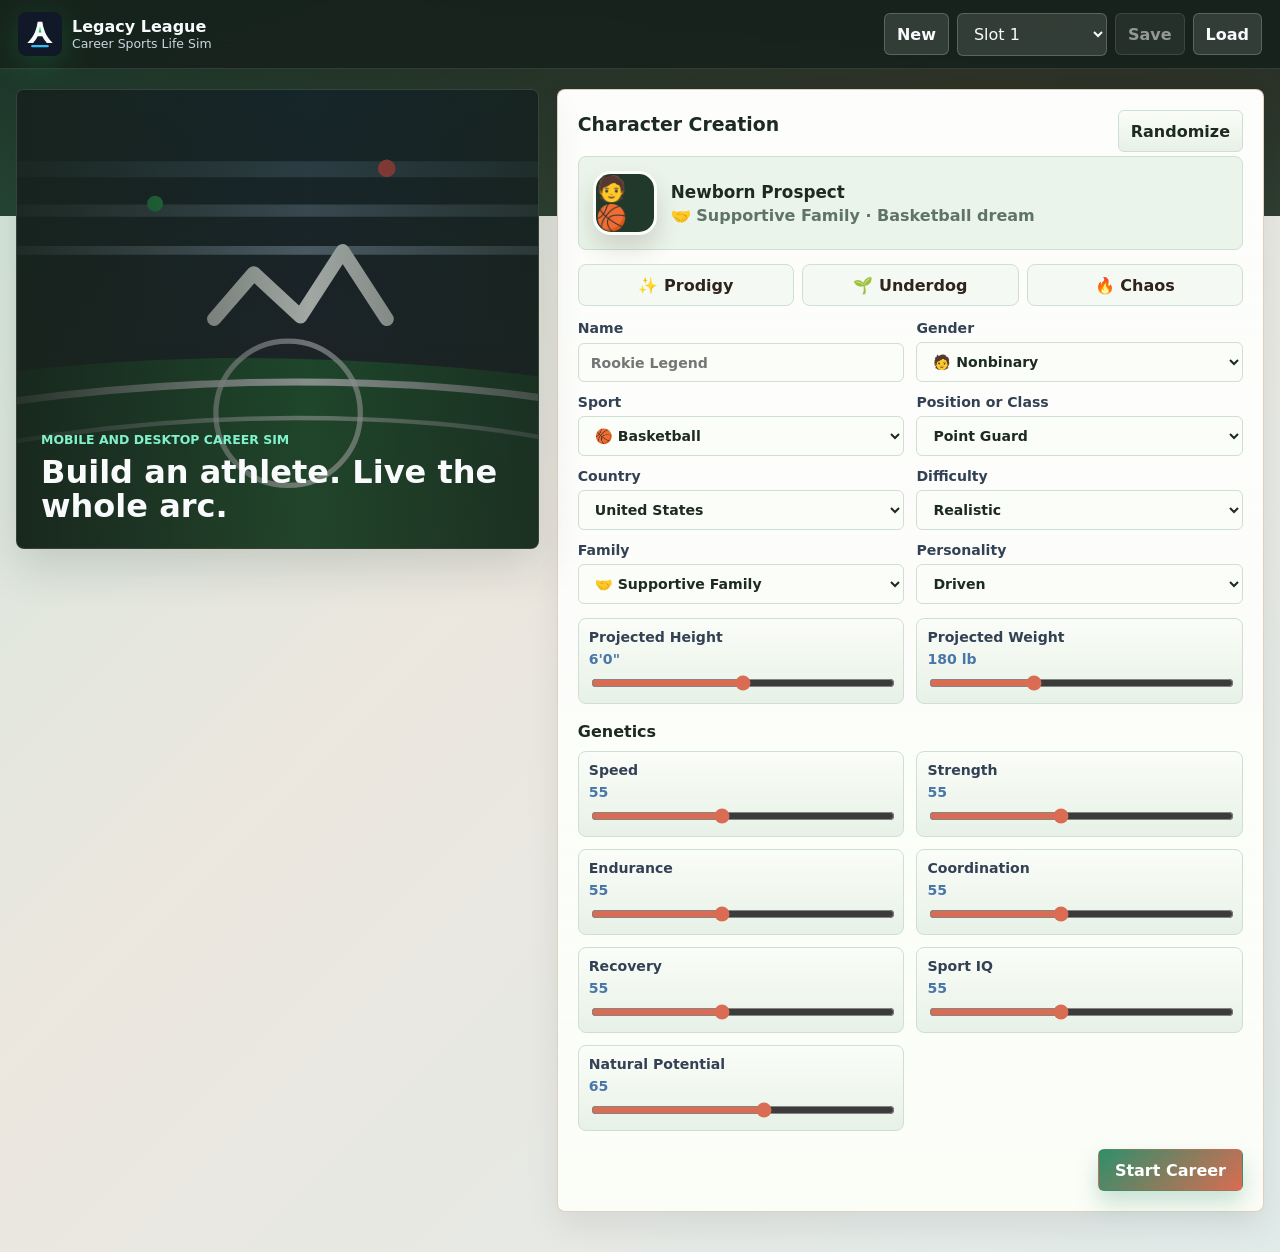
<file: public/game/index.html>
<!doctype html>
<html lang="en">
  <head>
    <meta charset="utf-8">
    <meta name="viewport" content="width=device-width, initial-scale=1">
    <meta name="theme-color" content="#111827">
    <title>Legacy League</title>
    <link rel="manifest" href="manifest.json">
    <link rel="stylesheet" href="styles/main.css">
  </head>
  <body>
    <div class="app-shell">
      <header class="topbar">
        <a class="brand" href="./index.html" aria-label="Legacy League home">
          <img src="assets/icon.svg" alt="" class="brand-mark">
          <span>
            <strong>Legacy League</strong>
            <small>Career Sports Life Sim</small>
          </span>
        </a>
        <nav class="top-actions" id="topActions" aria-label="Quick saves"></nav>
      </header>

      <main id="app" class="app-main"></main>
      <div id="toast" class="toast" role="status" aria-live="polite"></div>
    </div>

    <script src="scripts/gameData.js"></script>
    <script src="scripts/gameLogic.js"></script>
    <script src="scripts/storage.js"></script>
    <script src="scripts/app.js"></script>
  </body>
</html>
</file>
<file: public/game/styles/main.css>
:root {
  --bg: #eef5ef;
  --surface: #fbfdf8;
  --surface-2: #e7f1e7;
  --ink: #1d2a22;
  --muted: #60736a;
  --line: #cfe0d2;
  --green: #2f8f6b;
  --green-dark: #245c47;
  --blue: #4877a8;
  --amber: #b7791f;
  --red: #dc2626;
  --violet: #8a6fb8;
  --hot: #d96c52;
  --paper: #f4faf3;
  --shadow: 0 18px 45px rgba(24, 58, 43, 0.16);
}

* {
  box-sizing: border-box;
}

html {
  min-height: 100%;
  background: var(--bg);
}

body {
  min-height: 100%;
  margin: 0;
  color: var(--ink);
  background:
    linear-gradient(135deg, rgba(47, 143, 107, 0.14), rgba(217, 108, 82, 0.1) 42%, rgba(72, 119, 168, 0.08)),
    linear-gradient(180deg, #17231c 0, #20392b 216px, var(--bg) 216px, var(--bg) 100%);
  font-family: Inter, ui-sans-serif, system-ui, -apple-system, BlinkMacSystemFont, "Segoe UI", sans-serif;
  font-size: 16px;
}

button,
input,
select,
textarea {
  font: inherit;
}

button {
  cursor: pointer;
}

button:disabled,
select:disabled {
  cursor: not-allowed;
  opacity: 0.55;
}

.app-shell {
  min-height: 100vh;
}

.topbar {
  position: sticky;
  top: 0;
  z-index: 20;
  display: flex;
  align-items: center;
  justify-content: space-between;
  gap: 16px;
  padding: 12px 18px;
  color: #f8fafc;
  background: rgba(23, 35, 28, 0.94);
  border-bottom: 1px solid rgba(255, 255, 255, 0.12);
  backdrop-filter: blur(14px);
}

.brand {
  display: inline-flex;
  align-items: center;
  min-width: 0;
  gap: 10px;
  color: inherit;
  text-decoration: none;
}

.brand-mark {
  width: 44px;
  height: 44px;
  flex: 0 0 auto;
  filter: drop-shadow(0 8px 16px rgba(34, 197, 94, 0.22));
}

.brand strong,
.brand small {
  display: block;
}

.brand strong {
  font-size: 1rem;
}

.brand small {
  color: #cbd5e1;
  font-size: 0.78rem;
}

.top-actions {
  display: flex;
  align-items: center;
  justify-content: flex-end;
  gap: 8px;
  flex-wrap: wrap;
}

.slot-picker,
input,
select,
textarea {
  width: 100%;
  color: var(--ink);
  background: #fbfdf8;
  border: 1px solid var(--line);
  border-radius: 6px;
  padding: 10px 12px;
  outline: none;
}

.slot-picker {
  width: auto;
  min-width: 150px;
  color: #f8fafc;
  background: rgba(255, 255, 255, 0.12);
  border-color: rgba(255, 255, 255, 0.2);
}

input:focus,
select:focus,
textarea:focus,
button:focus-visible {
  outline: 3px solid rgba(2, 132, 199, 0.24);
  outline-offset: 2px;
}

.app-main {
  width: min(1480px, calc(100% - 32px));
  margin: 0 auto;
  padding: 20px 0 40px;
}

.start-layout {
  display: grid;
  grid-template-columns: minmax(280px, 0.85fr) minmax(360px, 1.15fr);
  gap: 18px;
  align-items: start;
}

.intro-panel {
  position: sticky;
  top: 86px;
  overflow: hidden;
  min-height: 460px;
  color: #f8fafc;
  background: #17231c;
  border: 1px solid rgba(255, 250, 242, 0.14);
  border-radius: 8px;
  box-shadow: var(--shadow);
}

.intro-panel::after,
.career-hero::after {
  content: "";
  position: absolute;
  inset: 0;
  background:
    linear-gradient(90deg, rgba(23, 35, 28, 0.9), rgba(23, 35, 28, 0.34) 56%, rgba(23, 35, 28, 0.74)),
    linear-gradient(180deg, rgba(47, 143, 107, 0.12), rgba(217, 108, 82, 0.1));
}

.arena-art {
  position: absolute;
  inset: 0;
  width: 100%;
  height: 100%;
  object-fit: cover;
}

.intro-copy {
  position: absolute;
  z-index: 1;
  inset: auto 24px 24px 24px;
  max-width: 520px;
}

.eyebrow {
  margin: 0 0 8px;
  color: #80f1cb;
  font-size: 0.78rem;
  font-weight: 800;
  text-transform: uppercase;
}

h1,
h2,
h3,
p {
  overflow-wrap: anywhere;
}

h1 {
  margin: 0;
  font-size: 2rem;
  line-height: 1.08;
}

h2 {
  margin: 0 0 14px;
  font-size: 1.18rem;
}

h3 {
  margin: 18px 0 10px;
  font-size: 1rem;
}

.panel {
  background: var(--surface);
  border: 1px solid rgba(223, 207, 187, 0.95);
  border-radius: 8px;
  box-shadow: 0 14px 34px rgba(16, 19, 24, 0.08);
}

.creator {
  padding: 20px;
  background:
    linear-gradient(180deg, rgba(255, 255, 255, 0.54), rgba(251, 253, 248, 0.92)),
    var(--surface);
}

.origin-card {
  display: flex;
  align-items: center;
  gap: 14px;
  margin: 4px 0 14px;
  padding: 14px;
  background: #eaf4ea;
  border: 1px solid #cfe0d2;
  border-radius: 8px;
}

.origin-avatar {
  display: grid;
  place-items: center;
  width: 64px;
  height: 64px;
  flex: 0 0 auto;
  background: #20392b;
  border: 3px solid #fbfdf8;
  border-radius: 18px;
  box-shadow: 0 14px 24px rgba(64, 43, 27, 0.16);
  font-size: 1.55rem;
}

.origin-card strong,
.origin-card span {
  display: block;
}

.origin-card strong {
  font-size: 1.05rem;
}

.origin-card span {
  color: var(--muted);
  margin-top: 4px;
  font-weight: 750;
}

.preset-row {
  display: grid;
  grid-template-columns: repeat(3, minmax(0, 1fr));
  gap: 8px;
  margin-bottom: 14px;
}

.preset-button {
  min-height: 42px;
  color: #2f241c;
  background: #f4faf3;
  border: 1px solid #cfe0d2;
  border-radius: 8px;
  font-weight: 850;
}

.preset-button:hover {
  background: #eaf4ea;
}

.form-heading,
.form-footer,
.command-row,
.inline-buttons,
.slot-buttons {
  display: flex;
  align-items: center;
  justify-content: space-between;
  gap: 10px;
}

.field-grid,
.measure-grid,
.genetics-grid,
.metric-grid {
  display: grid;
  gap: 12px;
}

.field-grid {
  grid-template-columns: repeat(2, minmax(0, 1fr));
}

.measure-grid {
  grid-template-columns: repeat(2, minmax(0, 1fr));
  margin-top: 14px;
}

.genetics-grid {
  grid-template-columns: repeat(2, minmax(0, 1fr));
}

label {
  display: grid;
  gap: 6px;
  color: #334155;
  font-size: 0.88rem;
  font-weight: 750;
}

.range-field {
  padding: 10px;
  background: linear-gradient(180deg, #fbfdf8, var(--surface-2));
  border: 1px solid #cfe0d2;
  border-radius: 8px;
}

.range-value {
  color: var(--blue);
  font-weight: 850;
}

input[type="range"] {
  padding: 0;
  accent-color: var(--hot);
  border: 0;
}

.form-footer {
  margin-top: 18px;
  justify-content: flex-end;
}

.primary-button,
.secondary-button,
.ghost-button,
.danger-button,
.tab-button,
.action-tile,
.choice-button {
  min-height: 42px;
  border-radius: 6px;
  border: 1px solid transparent;
  font-weight: 800;
}

.primary-button {
  color: #fff;
  background: linear-gradient(135deg, var(--green), var(--hot));
  padding: 10px 16px;
  box-shadow: 0 12px 22px rgba(47, 143, 107, 0.25);
}

.primary-button:hover {
  background: linear-gradient(135deg, #27795d, #c95b43);
}

.secondary-button {
  color: var(--ink);
  background: linear-gradient(180deg, #fbfdf8, var(--surface-2));
  border-color: var(--line);
  padding: 9px 12px;
}

.ghost-button {
  color: #f8fafc;
  background: rgba(255, 255, 255, 0.12);
  border-color: rgba(255, 255, 255, 0.2);
  padding: 8px 12px;
}

.danger-button {
  color: #fff;
  background: var(--red);
  padding: 9px 12px;
}

.career-hero {
  position: relative;
  min-height: 240px;
  overflow: hidden;
  color: #f8fafc;
  background: #17231c;
  border-radius: 8px;
  box-shadow: var(--shadow);
}

.hero-bg {
  position: absolute;
  inset: 0;
  width: 100%;
  height: 100%;
  object-fit: cover;
  opacity: 0.82;
}

.hero-content {
  position: absolute;
  z-index: 1;
  left: 24px;
  bottom: 24px;
  max-width: calc(100% - 180px);
}

.hero-content p:last-child {
  margin: 8px 0 0;
  color: #e2e8f0;
  font-weight: 700;
}

.hero-score {
  position: absolute;
  right: 20px;
  bottom: 20px;
  display: grid;
  place-items: center;
  width: 120px;
  height: 120px;
  z-index: 1;
  color: #251d18;
  background: #fbfdf8;
  border: 6px solid #f0a36f;
  border-radius: 50%;
  box-shadow: 0 16px 28px rgba(0, 0, 0, 0.24);
}

.hero-emoji {
  display: inline-grid;
  place-items: center;
  width: 42px;
  height: 42px;
  margin-right: 6px;
  background: rgba(255, 255, 255, 0.16);
  border: 1px solid rgba(255, 255, 255, 0.24);
  border-radius: 8px;
}

.hero-score span {
  color: var(--muted);
  font-size: 0.72rem;
  font-weight: 800;
  text-transform: uppercase;
}

.hero-score strong {
  font-size: 2rem;
}

.command-row {
  margin: 16px 0;
  padding: 10px;
  background: rgba(251, 253, 248, 0.92);
  border: 1px solid rgba(207, 224, 210, 0.94);
  border-radius: 8px;
  box-shadow: 0 10px 24px rgba(16, 19, 24, 0.07);
}

.tab-strip {
  display: flex;
  gap: 8px;
  overflow-x: auto;
  padding-bottom: 2px;
}

.tab-button {
  flex: 0 0 auto;
  color: var(--muted);
  background: #f4faf3;
  border-color: var(--line);
  padding: 9px 13px;
}

.tab-button.active {
  color: #fff;
  background: #245c47;
  border-color: #245c47;
}

.advance,
.advance-picker {
  flex: 0 0 auto;
}

.advance-controls {
  display: flex;
  align-items: center;
  gap: 8px;
}

.advance-picker {
  width: 126px;
  background: #fff;
}

.metric-grid {
  grid-template-columns: repeat(6, minmax(0, 1fr));
  margin-bottom: 16px;
}

.metric {
  display: grid;
  gap: 6px;
  min-height: 76px;
  padding: 12px;
  background: linear-gradient(180deg, #fbfdf8, #f4faf3);
  border: 1px solid rgba(207, 224, 210, 0.95);
  border-radius: 8px;
  box-shadow: 0 8px 22px rgba(16, 19, 24, 0.05);
}

.metric span {
  color: var(--muted);
  font-size: 0.78rem;
  font-weight: 800;
  text-transform: uppercase;
}

.metric strong {
  align-self: end;
  font-size: 1.1rem;
}

.metric.danger strong {
  color: var(--red);
}

.metric.warn strong {
  color: var(--amber);
}

.pulse-grid {
  display: grid;
  grid-template-columns: repeat(4, minmax(0, 1fr));
  gap: 12px;
  margin: 0 0 16px;
}

.pulse-card {
  display: grid;
  gap: 8px;
  min-height: 124px;
  padding: 14px;
  background:
    linear-gradient(180deg, rgba(255, 255, 255, 0.68), rgba(244, 250, 243, 0.9)),
    #f4faf3;
  border: 1px solid rgba(207, 224, 210, 0.95);
  border-radius: 8px;
  box-shadow: 0 10px 24px rgba(24, 58, 43, 0.08);
}

.pulse-top {
  display: flex;
  align-items: center;
  gap: 9px;
}

.pulse-top span {
  display: grid;
  place-items: center;
  width: 36px;
  height: 36px;
  background: #fbfdf8;
  border: 1px solid #cfe0d2;
  border-radius: 8px;
  font-size: 1.14rem;
}

.pulse-top strong {
  font-size: 0.98rem;
}

.pulse-card p {
  margin: 0;
  color: var(--muted);
  font-size: 0.88rem;
  font-weight: 700;
  line-height: 1.35;
}

.mini-progress {
  align-self: end;
  height: 9px;
  overflow: hidden;
  background: #d8e7d9;
  border-radius: 999px;
}

.mini-progress span {
  display: block;
  height: 100%;
  background: linear-gradient(90deg, var(--green), var(--hot));
  border-radius: inherit;
}

.main-grid {
  display: grid;
  grid-template-columns: 300px minmax(0, 1fr) 360px;
  gap: 16px;
  align-items: start;
}

.status-panel,
.tab-panel,
.log-panel {
  padding: 16px;
}

.bar-row {
  display: grid;
  gap: 6px;
  margin-bottom: 12px;
}

.bar-label {
  display: flex;
  justify-content: space-between;
  gap: 10px;
  color: #334155;
  font-size: 0.84rem;
  font-weight: 800;
}

.bar-track {
  height: 10px;
  overflow: hidden;
  background: #d8e7d9;
  border-radius: 999px;
}

.bar-track span {
  display: block;
  height: 100%;
  border-radius: inherit;
}

.bar-track .good {
  background: var(--green);
}

.bar-track .warn {
  background: var(--amber);
}

.bar-track .bad {
  background: var(--red);
}

.profile-list {
  display: grid;
  grid-template-columns: repeat(2, minmax(0, 1fr));
  gap: 10px;
}

.goal-board {
  margin-top: 16px;
  padding-top: 16px;
  border-top: 1px solid var(--line);
}

.section-heading {
  display: flex;
  align-items: end;
  justify-content: space-between;
  gap: 10px;
  margin-bottom: 10px;
}

.section-heading h3 {
  margin: 0;
}

.section-heading span {
  color: var(--muted);
  font-size: 0.8rem;
  font-weight: 800;
  text-transform: uppercase;
}

.goal-list {
  display: grid;
  gap: 10px;
}

.goal-row {
  display: grid;
  grid-template-columns: minmax(160px, 0.9fr) minmax(180px, 1.1fr);
  gap: 12px;
  align-items: center;
  padding: 10px;
  background: #f4faf3;
  border: 1px solid #cfe0d2;
  border-radius: 8px;
}

.goal-row strong,
.goal-row span {
  display: block;
}

.goal-row span {
  margin-top: 3px;
  color: var(--muted);
  font-size: 0.82rem;
  font-weight: 700;
}

.fact {
  display: grid;
  gap: 4px;
  min-height: 68px;
  padding: 10px;
  background: linear-gradient(180deg, #fbfdf8, var(--surface-2));
  border: 1px solid #cfe0d2;
  border-radius: 8px;
}

.fact span {
  color: var(--muted);
  font-size: 0.76rem;
  font-weight: 800;
  text-transform: uppercase;
}

.fact strong {
  align-self: end;
  font-size: 0.98rem;
}

.panel-note {
  margin: 0 0 12px;
  color: var(--muted);
  font-size: 0.9rem;
}

.action-grid,
.choice-grid {
  display: grid;
  grid-template-columns: repeat(2, minmax(0, 1fr));
  gap: 10px;
}

.action-tile {
  display: grid;
  align-content: start;
  gap: 6px;
  min-height: 96px;
  padding: 12px;
  color: var(--ink);
  text-align: left;
  background: linear-gradient(180deg, #fbfdf8, #f4faf3);
  border-color: var(--line);
  box-shadow: 0 8px 18px rgba(16, 19, 24, 0.05);
}

.action-tile:disabled {
  color: #7c8794;
  background: #dfeade;
  border-color: #cddfce;
  box-shadow: none;
}

.action-emoji {
  display: inline-grid;
  place-items: center;
  width: 34px;
  height: 34px;
  margin-bottom: 2px;
  background: #f4faf3;
  border: 1px solid #cfe0d2;
  border-radius: 8px;
  font-size: 1.15rem;
}

.action-tile span {
  color: var(--muted);
  font-size: 0.86rem;
  font-weight: 650;
}

.action-tile.selected {
  color: #fff;
  background: linear-gradient(135deg, var(--green-dark), #7b4637);
  border-color: #0f5f3d;
  box-shadow: 0 14px 28px rgba(15, 95, 61, 0.22);
}

.action-tile.selected span {
  color: #dcfce7;
}

.action-tile.selected .action-emoji {
  color: #101318;
  background: #fbfdf8;
  border-color: rgba(255, 255, 255, 0.45);
}

.log-list {
  display: grid;
  gap: 9px;
  max-height: 620px;
  overflow: auto;
  padding-right: 2px;
}

.log-item {
  padding: 10px 10px 10px 12px;
  border-left: 4px solid var(--line);
  background: #f4faf3;
  border-radius: 0 8px 8px 0;
}

.log-item span {
  color: var(--muted);
  font-size: 0.74rem;
  font-weight: 800;
  text-transform: uppercase;
}

.log-item p {
  margin: 3px 0 0;
  color: #334155;
  font-size: 0.92rem;
  line-height: 1.35;
}

.log-item.major {
  border-left-color: var(--green);
}

.log-item.bad {
  border-left-color: var(--red);
}

.log-item.choice {
  border-left-color: var(--violet);
}

.log-item.focus {
  border-left-color: var(--blue);
}

.slot-list {
  display: grid;
  gap: 10px;
}

.slot-row {
  display: flex;
  align-items: center;
  justify-content: space-between;
  gap: 10px;
  padding: 12px;
  background: linear-gradient(180deg, #fbfdf8, var(--surface-2));
  border: 1px solid #cfe0d2;
  border-radius: 8px;
}

.slot-row strong,
.slot-row span {
  display: block;
}

.slot-row span {
  color: var(--muted);
  margin-top: 4px;
}

.import-export {
  display: grid;
  gap: 10px;
  margin-top: 14px;
}

textarea {
  min-height: 160px;
  resize: vertical;
}

.pill-list {
  display: flex;
  flex-wrap: wrap;
  gap: 8px;
  margin-bottom: 16px;
}

.pill-list span {
  color: #0f172a;
  background: #e2f3e8;
  border: 1px solid #c5e2cf;
  border-radius: 999px;
  padding: 7px 10px;
  font-size: 0.85rem;
  font-weight: 800;
}

.compact-list {
  display: grid;
  gap: 6px;
}

.compact-list p {
  margin: 0;
  padding: 10px;
  background: var(--surface-2);
  border-radius: 8px;
}

.event-backdrop {
  position: fixed;
  inset: 0;
  z-index: 30;
  background: rgba(37, 29, 24, 0.68);
  backdrop-filter: blur(6px);
}

.event-modal {
  position: fixed;
  left: 50%;
  top: 50%;
  z-index: 40;
  width: min(620px, calc(100% - 28px));
  transform: translate(-50%, -50%);
  padding: 20px;
  background: linear-gradient(180deg, #fbfdf8, #eaf4ea);
  border-radius: 8px;
  box-shadow: var(--shadow);
  border: 1px solid #cfe0d2;
}

.event-emoji {
  display: inline-grid;
  place-items: center;
  width: 42px;
  height: 42px;
  margin-right: 8px;
  background: #f4faf3;
  border: 1px solid #cfe0d2;
  border-radius: 8px;
}

.event-modal h2 {
  margin-bottom: 8px;
}

.event-modal p:not(.eyebrow) {
  color: #334155;
  line-height: 1.45;
}

.choice-button {
  min-height: 56px;
  color: #fff;
  background: #245c47;
  border-color: #245c47;
  padding: 12px;
}

.choice-button:hover {
  background: linear-gradient(135deg, var(--blue), var(--hot));
  border-color: transparent;
}

.toast {
  position: fixed;
  right: 18px;
  bottom: 18px;
  z-index: 60;
  max-width: min(420px, calc(100% - 36px));
  padding: 12px 14px;
  color: #f8fafc;
  background: #111827;
  border-radius: 8px;
  box-shadow: var(--shadow);
  opacity: 0;
  transform: translateY(12px);
  pointer-events: none;
  transition: opacity 160ms ease, transform 160ms ease;
}

.toast.is-visible {
  opacity: 1;
  transform: translateY(0);
}

@media (max-width: 1180px) {
  .metric-grid {
    grid-template-columns: repeat(3, minmax(0, 1fr));
  }

  .pulse-grid {
    grid-template-columns: repeat(2, minmax(0, 1fr));
  }

  .main-grid {
    grid-template-columns: 280px minmax(0, 1fr);
  }

  .log-panel {
    grid-column: 1 / -1;
  }

  .log-list {
    max-height: 320px;
  }
}

@media (max-width: 860px) {
  .topbar {
    align-items: flex-start;
    flex-direction: column;
  }

  .top-actions {
    width: 100%;
    justify-content: flex-start;
  }

  .slot-picker {
    flex: 1 1 180px;
  }

  .start-layout {
    grid-template-columns: 1fr;
  }

  .intro-panel {
    position: relative;
    top: auto;
    min-height: 280px;
  }

  .main-grid {
    grid-template-columns: 1fr;
  }

  .status-panel {
    order: 2;
  }

  .tab-panel {
    order: 1;
  }

  .log-panel {
    order: 3;
  }

  .command-row {
    align-items: stretch;
    flex-direction: column;
  }

  .advance {
    width: 100%;
  }

  .advance-controls {
    width: 100%;
  }

  .advance-picker {
    flex: 1 1 150px;
  }

  .hero-content {
    max-width: calc(100% - 30px);
    left: 18px;
    bottom: 118px;
  }

  .hero-score {
    left: 18px;
    right: auto;
    bottom: 18px;
    width: 90px;
    height: 90px;
  }

  .hero-score strong {
    font-size: 1.55rem;
  }
}

@media (max-width: 640px) {
  .app-main {
    width: min(100% - 20px, 1480px);
    padding-top: 12px;
  }

  .field-grid,
  .measure-grid,
  .genetics-grid,
  .metric-grid,
  .pulse-grid,
  .profile-list,
  .action-grid,
  .choice-grid {
    grid-template-columns: 1fr;
  }

  .preset-row {
    grid-template-columns: 1fr;
  }

  .origin-card {
    align-items: flex-start;
    flex-direction: column;
  }

  .goal-row {
    grid-template-columns: 1fr;
  }

  .form-heading,
  .form-footer,
  .slot-row,
  .slot-buttons,
  .inline-buttons {
    align-items: stretch;
    flex-direction: column;
  }

  .slot-buttons,
  .inline-buttons,
  .advance-controls {
    width: 100%;
  }

  .slot-buttons button,
  .inline-buttons button,
  .advance-controls button,
  .advance-controls select {
    width: 100%;
  }

  h1 {
    font-size: 1.62rem;
  }

  .creator,
  .status-panel,
  .tab-panel,
  .log-panel {
    padding: 14px;
  }

  .top-actions .ghost-button {
    flex: 1 1 80px;
  }
}
</file>
